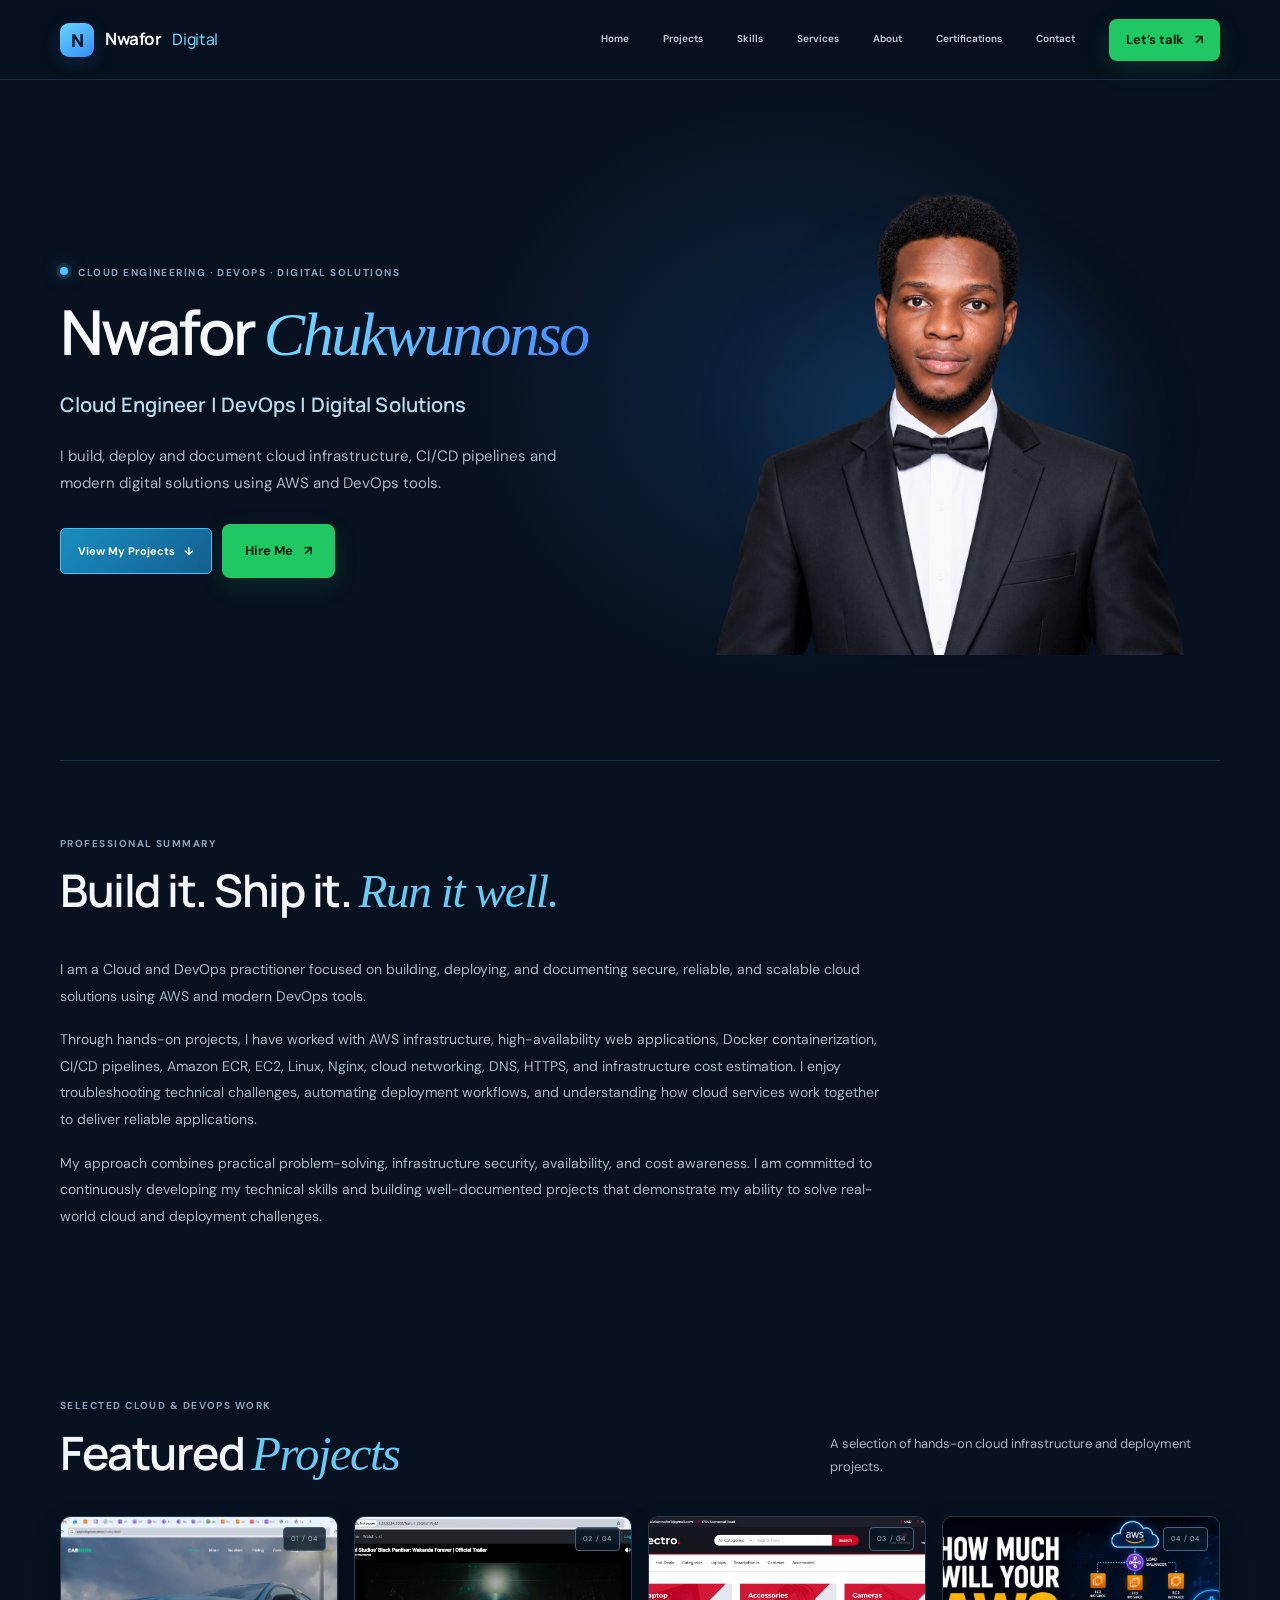
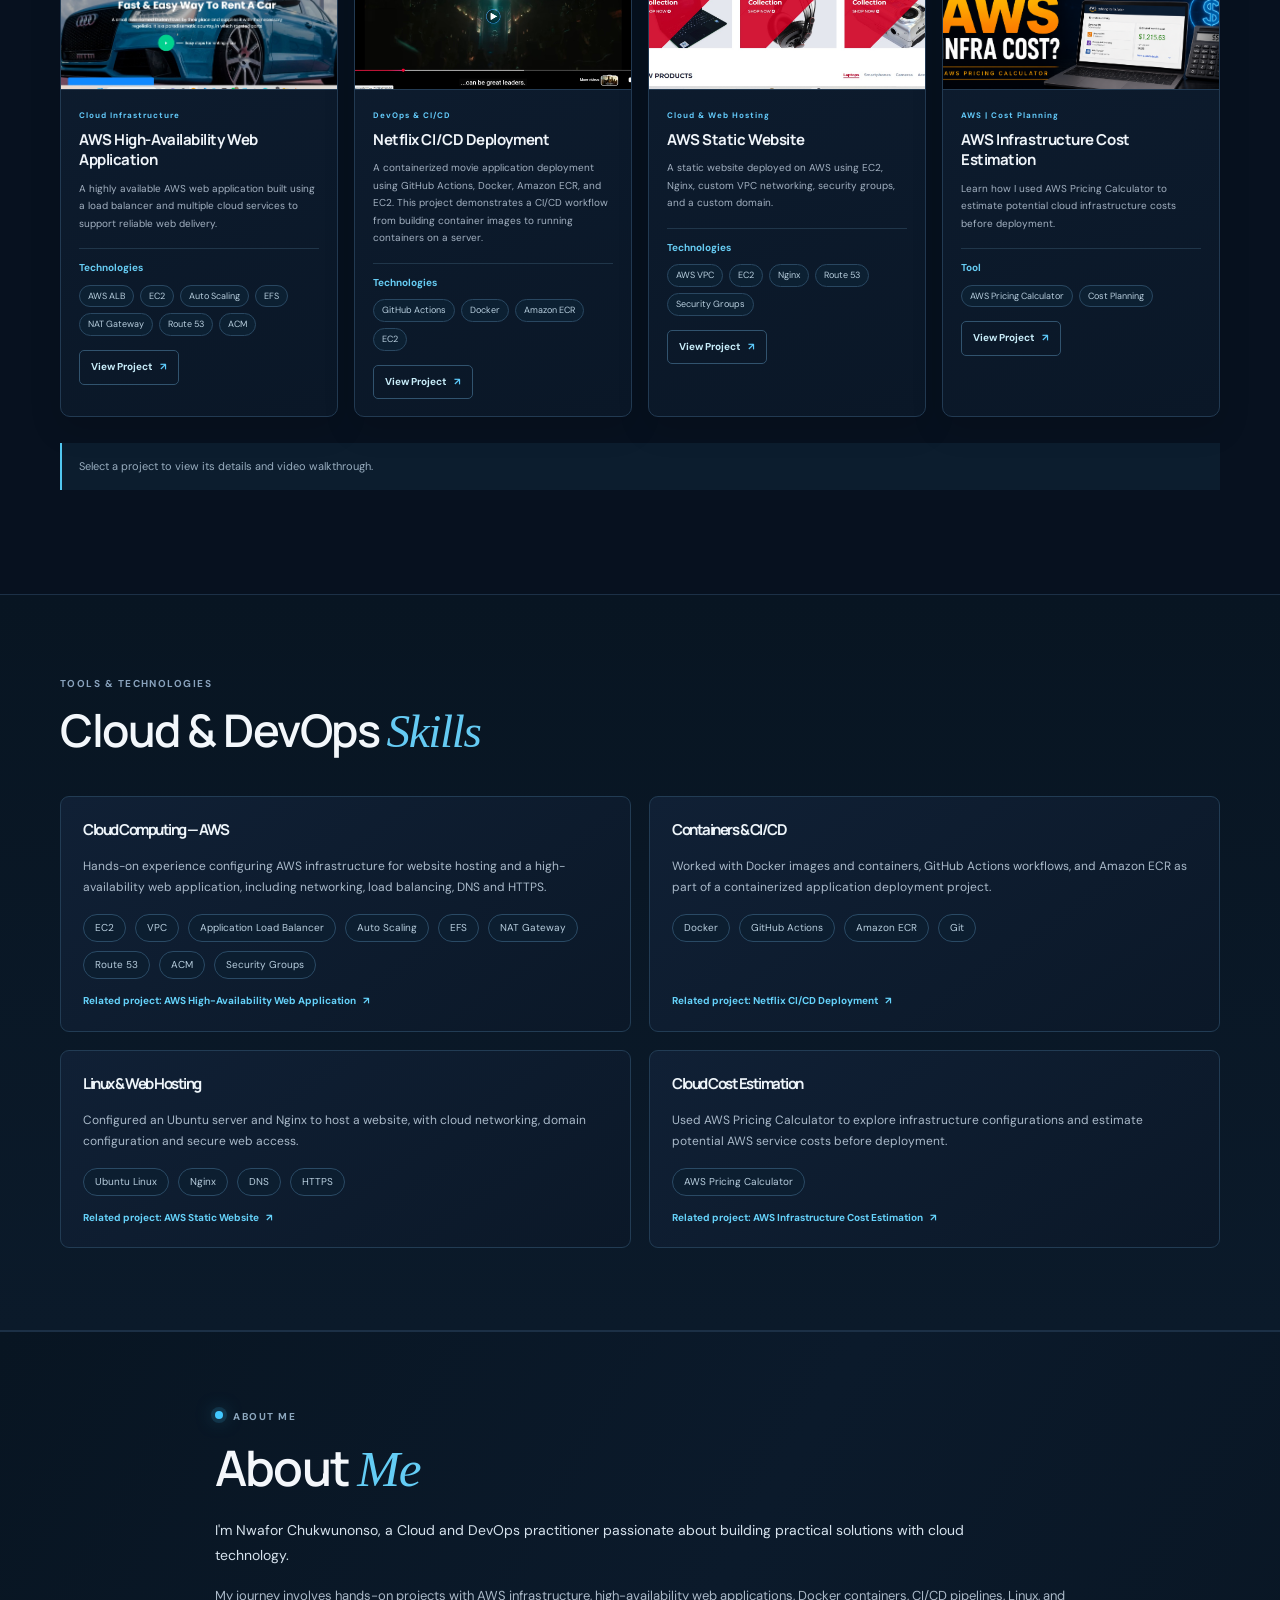
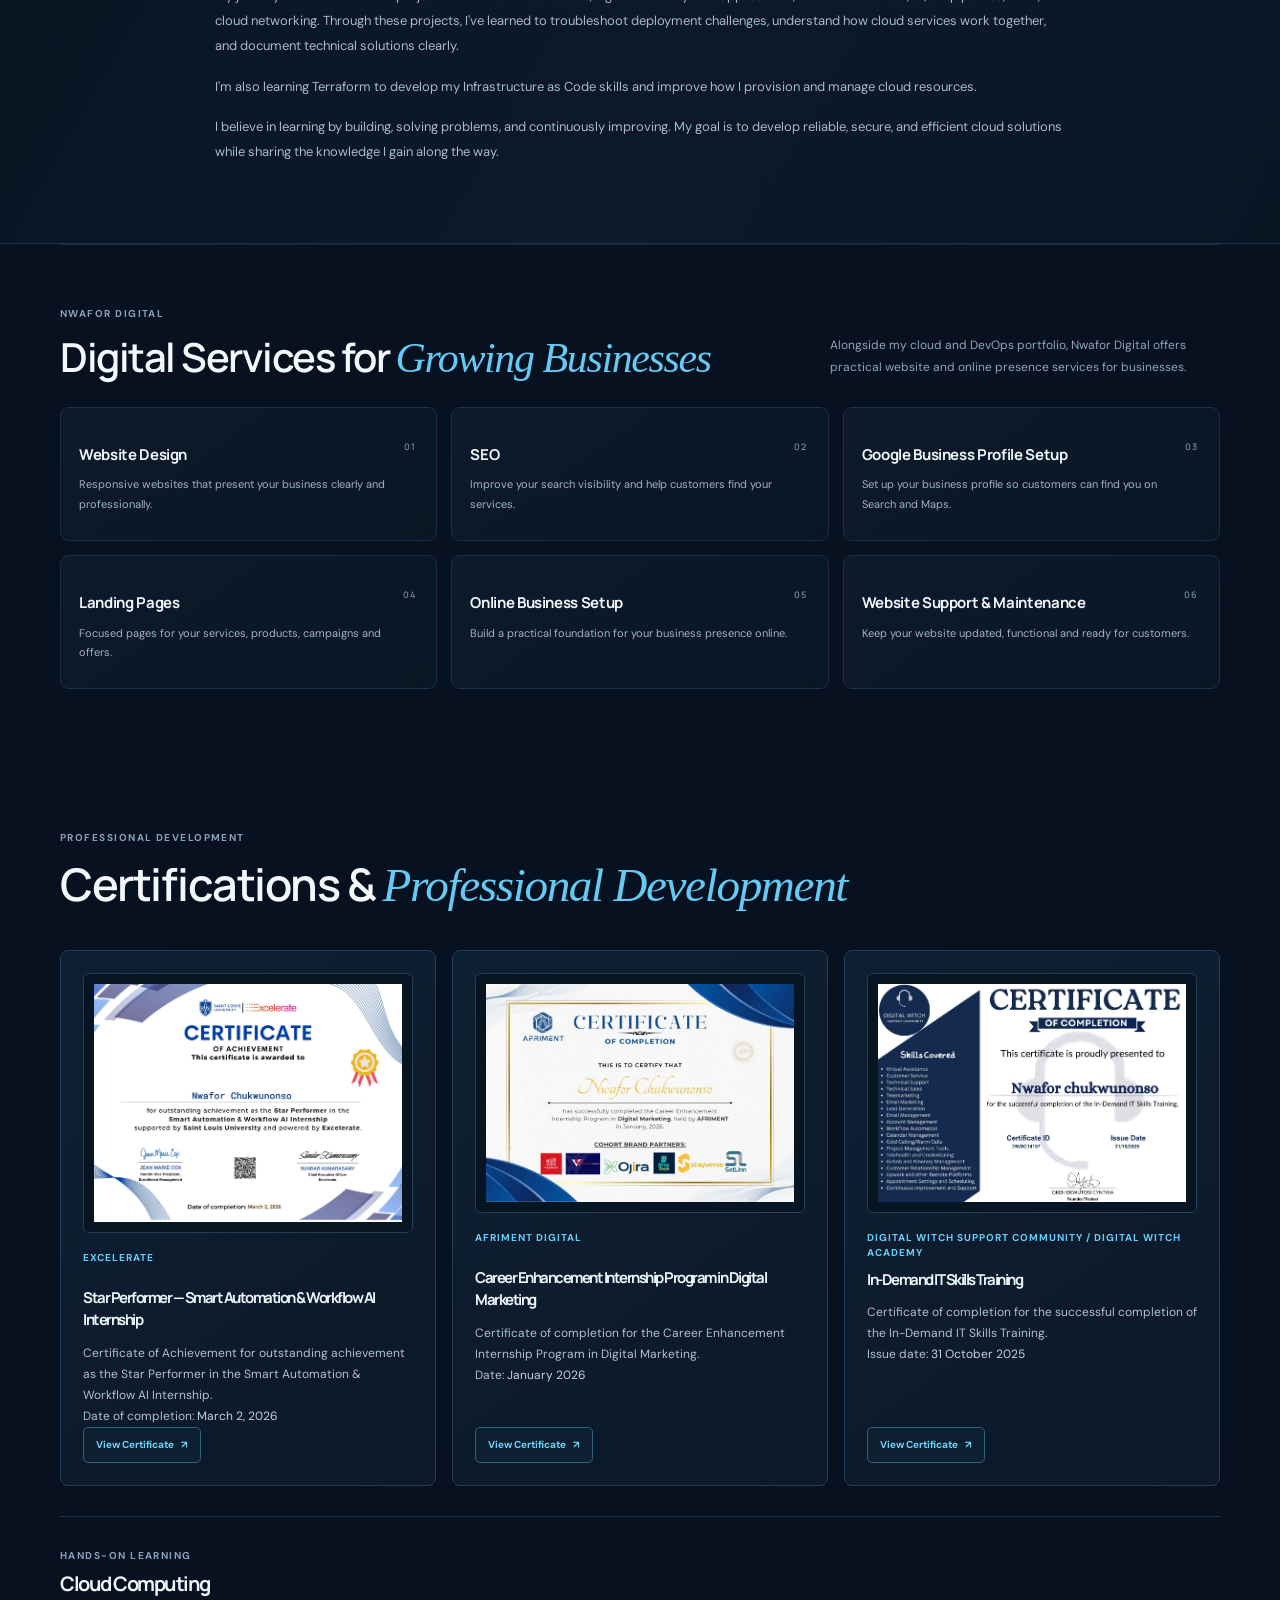
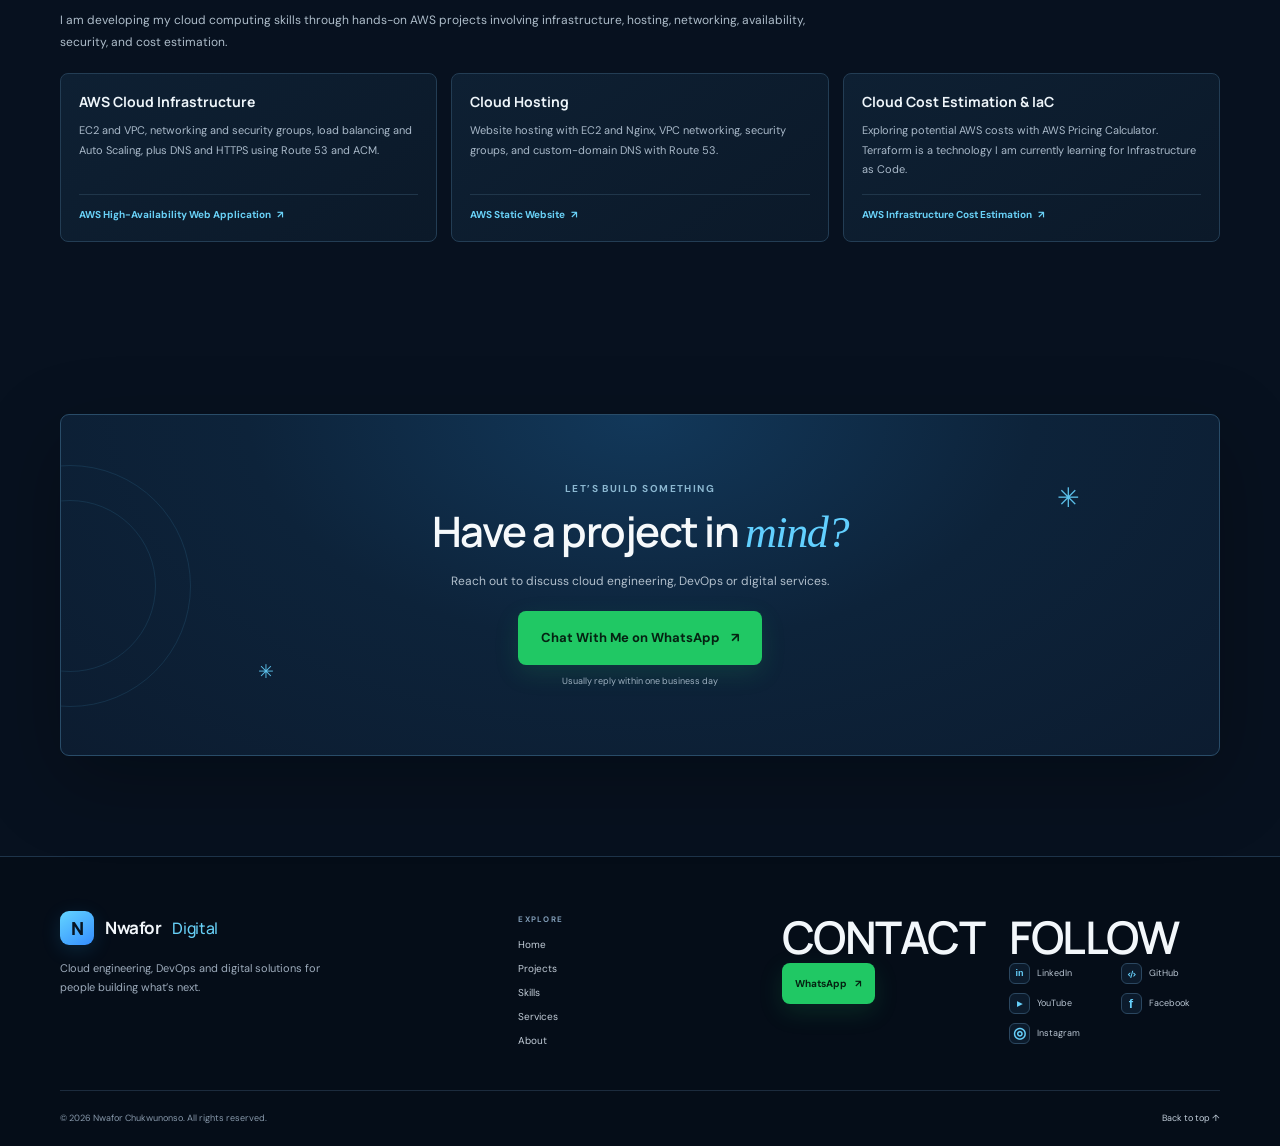
<file: index.html>
<!doctype html>
<html lang="en">
<head>
  <meta charset="utf-8">
  <meta name="viewport" content="width=device-width, initial-scale=1">
  <meta name="theme-color" content="#07111f">
  <meta name="description" content="Nwafor Chukwunonso is a Cloud Engineer and DevOps practitioner building cloud infrastructure, CI/CD pipelines and digital solutions with AWS and modern DevOps tools.">
  <meta name="robots" content="index, follow">
  <title>Nwafor Chukwunonso | Cloud Engineer, DevOps &amp; Digital Solutions</title>
  <link rel="canonical" href="https://www.nwaforchukwunonso.site/">
  <meta property="og:title" content="Nwafor Chukwunonso | Cloud Engineer &amp; DevOps">
  <meta property="og:description" content="Cloud infrastructure, CI/CD pipelines and digital solutions built with AWS and DevOps tools.">
  <meta property="og:type" content="website">
  <meta property="og:url" content="https://www.nwaforchukwunonso.site/">
  <meta property="og:image" content="https://www.nwaforchukwunonso.site/images/netflix-cicd.jpg">
  <meta name="twitter:card" content="summary_large_image">
  <meta name="twitter:title" content="Nwafor Chukwunonso | Cloud Engineer &amp; DevOps">
  <meta name="twitter:description" content="Cloud infrastructure, CI/CD pipelines and digital solutions built with AWS and DevOps tools.">
  <meta name="twitter:image" content="https://www.nwaforchukwunonso.site/images/netflix-cicd.jpg">
  <link rel="icon" type="image/svg+xml" href="images/favicon.svg">
  <link rel="preconnect" href="https://fonts.googleapis.com">
  <link rel="preconnect" href="https://fonts.gstatic.com" crossorigin>
  <link href="https://fonts.googleapis.com/css2?family=DM+Sans:wght@400;500;600;700&family=Manrope:wght@400;500;600;700;800&display=swap" rel="stylesheet">
  <link rel="stylesheet" href="style.css">
  <script src="script.js" defer></script>
</head>
<body>
  <a class="skip-link" href="#main">Skip to content</a>
  <header class="site-header">
    <nav class="nav wrap" aria-label="Main navigation">
      <a class="brand" href="#home" aria-label="Nwafor Chukwunonso home"><span class="brand-mark" aria-hidden="true">N</span><span class="brand-name">Nwafor</span><span class="brand-light">Digital</span></a>
      <button class="menu-toggle" type="button" aria-expanded="false" aria-controls="nav-links" aria-label="Open navigation"><span></span><span></span></button>
      <div class="nav-links" id="nav-links">
        <a href="#home">Home</a><a href="#projects">Projects</a><a href="#skills">Skills</a><a href="#services">Services</a><a href="#about">About</a><a href="#certifications">Certifications</a><a href="#contact">Contact</a>
        <a class="button button-whatsapp nav-cta" href="https://wa.me/2348162562786?text=Hello%20Nwafor%2C%20I%20came%20across%20your%20website%20and%20I%27d%20like%20to%20discuss%20your%20digital%20services." target="_blank" rel="noopener noreferrer">Let’s talk <span aria-hidden="true">↗</span></a>
      </div>
    </nav>
  </header>
  <main id="main">
    <section class="hero wrap" id="home">
      <div class="hero-copy">
        <p class="eyebrow"><span class="status-dot"></span> CLOUD ENGINEERING · DEVOPS · DIGITAL SOLUTIONS</p>
        <h1>Nwafor <span class="highlight">Chukwunonso</span></h1>
        <p class="hero-role">Cloud Engineer | DevOps | Digital Solutions</p>
        <p class="hero-lede">I build, deploy and document cloud infrastructure, CI/CD pipelines and modern digital solutions using AWS and DevOps tools.</p>
        <div class="hero-actions">
          <a class="button button-primary" href="#projects">View My Projects <span aria-hidden="true">↓</span></a>

          <a class="button button-whatsapp" href="https://wa.me/2348162562786?text=Hello%20Nwafor%2C%20I%20came%20across%20your%20website%20and%20I%27d%20like%20to%20discuss%20your%20digital%20services." target="_blank" rel="noopener noreferrer">Hire Me <span aria-hidden="true">↗</span></a>
        </div>

      </div>
      <div class="hero-profile-frame"><img src="images/profile-hero-transparent.png" alt="Nwafor Chukwunonso, Cloud Engineer and DevOps practitioner." fetchpriority="high"></div>
    </section>

    <section class="section wrap summary-section" id="summary">
      <div class="section-heading"><div><p class="eyebrow">PROFESSIONAL SUMMARY</p><h2>Build it. Ship it. <span class="serif">Run it well.</span></h2></div></div>
      <div class="summary-copy">
        <p>I am a Cloud and DevOps practitioner focused on building, deploying, and documenting secure, reliable, and scalable cloud solutions using AWS and modern DevOps tools.</p>
        <p>Through hands-on projects, I have worked with AWS infrastructure, high-availability web applications, Docker containerization, CI/CD pipelines, Amazon ECR, EC2, Linux, Nginx, cloud networking, DNS, HTTPS, and infrastructure cost estimation. I enjoy troubleshooting technical challenges, automating deployment workflows, and understanding how cloud services work together to deliver reliable applications.</p>
        <p>My approach combines practical problem-solving, infrastructure security, availability, and cost awareness. I am committed to continuously developing my technical skills and building well-documented projects that demonstrate my ability to solve real-world cloud and deployment challenges.</p>
      </div>
    </section>

    <section class="section wrap portfolio-section" id="projects">
      <div class="section-heading portfolio-heading"><div><p class="eyebrow">SELECTED CLOUD &amp; DEVOPS WORK</p><h2>Featured <span class="serif">Projects</span></h2></div><p class="section-intro">A selection of hands-on cloud infrastructure and deployment projects.</p></div>
      <div class="projects-grid portfolio-grid">
        <article class="project-card portfolio-card"><div class="portfolio-media"><img src="images/aws-ha-project.jpg" alt="AWS high-availability web application project architecture" loading="lazy"><span class="project-number">01 / 04</span></div><div class="portfolio-card-content"><div class="portfolio-category">Cloud Infrastructure</div><h3>AWS High-Availability Web Application</h3><p>A highly available AWS web application built using a load balancer and multiple cloud services to support reliable web delivery.</p><div class="project-tech"><strong>Technologies</strong><ul class="project-tech-tags"><li>AWS ALB</li><li>EC2</li><li>Auto Scaling</li><li>EFS</li><li>NAT Gateway</li><li>Route 53</li><li>ACM</li></ul></div><a class="portfolio-link" href="projects/aws-high-availability.html" aria-label="View AWS High-Availability Web Application project">View Project <span aria-hidden="true">↗</span></a></div></article>
        <article class="project-card portfolio-card"><div class="portfolio-media"><img src="images/netflix-cicd.jpg" alt="Netflix application CI/CD deployment project" loading="lazy"><span class="project-number">02 / 04</span></div><div class="portfolio-card-content"><div class="portfolio-category">DevOps &amp; CI/CD</div><h3>Netflix CI/CD Deployment</h3><p>A containerized movie application deployment using GitHub Actions, Docker, Amazon ECR, and EC2. This project demonstrates a CI/CD workflow from building container images to running containers on a server.</p><div class="project-tech"><strong>Technologies</strong><ul class="project-tech-tags"><li>GitHub Actions</li><li>Docker</li><li>Amazon ECR</li><li>EC2</li></ul></div><a class="portfolio-link" href="projects/netflix-cicd.html" aria-label="View Netflix CI/CD Deployment project">View Project <span aria-hidden="true">↗</span></a></div></article>
        <article class="project-card portfolio-card"><div class="portfolio-media"><img src="images/aws-static-project.jpg" alt="AWS static website hosted with Nginx" loading="lazy"><span class="project-number">03 / 04</span></div><div class="portfolio-card-content"><div class="portfolio-category">Cloud &amp; Web Hosting</div><h3>AWS Static Website</h3><p>A static website deployed on AWS using EC2, Nginx, custom VPC networking, security groups, and a custom domain.</p><div class="project-tech"><strong>Technologies</strong><ul class="project-tech-tags"><li>AWS VPC</li><li>EC2</li><li>Nginx</li><li>Route 53</li><li>Security Groups</li></ul></div><a class="portfolio-link" href="projects/aws-static-website.html" aria-label="View AWS Static Website Deployment project">View Project <span aria-hidden="true">↗</span></a></div></article>
        <article class="project-card portfolio-card"><div class="portfolio-media"><img src="images/aws-pricing-calculator.jpg.png" alt="AWS Pricing Calculator project demonstrating cloud infrastructure cost estimation." loading="lazy"><span class="project-number">04 / 04</span></div><div class="portfolio-card-content"><div class="portfolio-category">AWS | Cost Planning</div><h3>AWS Infrastructure Cost Estimation</h3><p>Learn how I used AWS Pricing Calculator to estimate potential cloud infrastructure costs before deployment.</p><div class="project-tech"><strong>Tool</strong><ul class="project-tech-tags"><li>AWS Pricing Calculator</li><li>Cost Planning</li></ul></div><a class="portfolio-link" href="projects/aws-pricing-calculator.html" aria-label="View AWS Infrastructure Cost Estimation project">View Project <span aria-hidden="true">↗</span></a></div></article>
      </div>
              <p class="project-details-note" id="project-details">Select a project to view its details and video walkthrough.</p>
    </section>

    <section class="section skills-section" id="skills"><div class="wrap">
      <div class="section-heading"><div><p class="eyebrow">TOOLS &amp; TECHNOLOGIES</p><h2>Cloud &amp; DevOps <span class="serif">Skills</span></h2></div></div>
      <div class="skills-grid">
        <article class="skill-group"><h3>Cloud Computing — AWS</h3><p class="skill-description">Hands-on experience configuring AWS infrastructure for website hosting and a high-availability web application, including networking, load balancing, DNS and HTTPS.</p><ul><li>EC2</li><li>VPC</li><li>Application Load Balancer</li><li>Auto Scaling</li><li>EFS</li><li>NAT Gateway</li><li>Route 53</li><li>ACM</li><li>Security Groups</li></ul><a class="skill-project-link" href="projects/aws-high-availability.html" aria-label="View related project: AWS High-Availability Web Application">Related project: AWS High-Availability Web Application <span aria-hidden="true">↗</span></a></article>
        <article class="skill-group"><h3>Containers &amp; CI/CD</h3><p class="skill-description">Worked with Docker images and containers, GitHub Actions workflows, and Amazon ECR as part of a containerized application deployment project.</p><ul><li>Docker</li><li>GitHub Actions</li><li>Amazon ECR</li><li>Git</li></ul><a class="skill-project-link" href="projects/netflix-cicd.html" aria-label="View related project: Netflix CI/CD Deployment">Related project: Netflix CI/CD Deployment <span aria-hidden="true">↗</span></a></article>
        <article class="skill-group"><h3>Linux &amp; Web Hosting</h3><p class="skill-description">Configured an Ubuntu server and Nginx to host a website, with cloud networking, domain configuration and secure web access.</p><ul><li>Ubuntu Linux</li><li>Nginx</li><li>DNS</li><li>HTTPS</li></ul><a class="skill-project-link" href="projects/aws-static-website.html" aria-label="View related project: AWS Static Website">Related project: AWS Static Website <span aria-hidden="true">↗</span></a></article>
        <article class="skill-group"><h3>Cloud Cost Estimation</h3><p class="skill-description">Used AWS Pricing Calculator to explore infrastructure configurations and estimate potential AWS service costs before deployment.</p><ul><li>AWS Pricing Calculator</li></ul><a class="skill-project-link" href="projects/aws-pricing-calculator.html" aria-label="View related project: AWS Infrastructure Cost Estimation">Related project: AWS Infrastructure Cost Estimation <span aria-hidden="true">↗</span></a></article>
      </div>
    </div></section>

    <section class="about-me-section" id="about"><div class="wrap about-me-layout">
      <div class="about-me-copy"><p class="eyebrow"><span class="status-dot"></span> ABOUT ME</p><h2>About <span class="serif">Me</span></h2>
        <p class="about-me-lede">I'm Nwafor Chukwunonso, a Cloud and DevOps practitioner passionate about building practical solutions with cloud technology.</p>
        <p>My journey involves hands-on projects with AWS infrastructure, high-availability web applications, Docker containers, CI/CD pipelines, Linux, and cloud networking. Through these projects, I've learned to troubleshoot deployment challenges, understand how cloud services work together, and document technical solutions clearly.</p>
        <p>I'm also learning Terraform to develop my Infrastructure as Code skills and improve how I provision and manage cloud resources.</p>
        <p>I believe in learning by building, solving problems, and continuously improving. My goal is to develop reliable, secure, and efficient cloud solutions while sharing the knowledge I gain along the way.</p>
      </div>
    </div></section>

    <section class="section wrap services-section" id="services">
      <div class="section-heading services-heading"><div><p class="eyebrow">NWAFOR DIGITAL</p><h2>Digital Services for <span class="serif">Growing Businesses</span></h2></div><p class="section-intro">Alongside my cloud and DevOps portfolio, Nwafor Digital offers practical website and online presence services for businesses.</p></div>
      <div class="services-grid">
        <article class="service-card"><span class="card-index">01</span><h3>Website Design</h3><p>Responsive websites that present your business clearly and professionally.</p></article>
        <article class="service-card"><span class="card-index">02</span><h3>SEO</h3><p>Improve your search visibility and help customers find your services.</p></article>
        <article class="service-card"><span class="card-index">03</span><h3>Google Business Profile Setup</h3><p>Set up your business profile so customers can find you on Search and Maps.</p></article>
        <article class="service-card"><span class="card-index">04</span><h3>Landing Pages</h3><p>Focused pages for your services, products, campaigns and offers.</p></article>
        <article class="service-card"><span class="card-index">05</span><h3>Online Business Setup</h3><p>Build a practical foundation for your business presence online.</p></article>
        <article class="service-card"><span class="card-index">06</span><h3>Website Support &amp; Maintenance</h3><p>Keep your website updated, functional and ready for customers.</p></article>
      </div>
    </section>

    <section class="section wrap certifications-section" id="certifications">
      <div class="section-heading">
        <div><p class="eyebrow">PROFESSIONAL DEVELOPMENT</p><h2>Certifications &amp; <span class="serif">Professional Development</span></h2></div>
      </div>
      <div class="credential-grid">
        <article class="credential-card">
          <figure class="credential-preview"><img src="certificates/excelerate-automation-workflow-specialist.png.jpg" alt="Excelerate certificate recognizing Nwafor Chukwunonso as Star Performer in the Smart Automation &amp; Workflow AI Internship" loading="lazy" decoding="async"></figure>
          <p class="credential-issuer">Excelerate</p>
          <h3>Star Performer — Smart Automation &amp; Workflow AI Internship</h3>
          <p>Certificate of Achievement for outstanding achievement as the Star Performer in the Smart Automation &amp; Workflow AI Internship.</p>
          <p class="credential-date">Date of completion: <time datetime="2026-03-02">March 2, 2026</time></p>
          <a class="credential-link" href="certificates/excelerate-automation-workflow-specialist.png.jpg" target="_blank" rel="noopener noreferrer" aria-label="Open full-size Excelerate certificate image">View Certificate <span aria-hidden="true">↗</span></a>
        </article>
        <article class="credential-card">
          <figure class="credential-preview"><img src="certificates/afriment-digital-marketing.png.jpg" alt="Afriment certificate of completion for Nwafor Chukwunonso’s Career Enhancement Internship Program in Digital Marketing" loading="lazy" decoding="async"></figure>
          <p class="credential-issuer">Afriment Digital</p>
          <h3>Career Enhancement Internship Program in Digital Marketing</h3>
          <p>Certificate of completion for the Career Enhancement Internship Program in Digital Marketing.</p>
          <p class="credential-date">Date: <time datetime="2026-01">January 2026</time></p>
          <a class="credential-link" href="certificates/afriment-digital-marketing.png.jpg" target="_blank" rel="noopener noreferrer" aria-label="Open full-size Afriment Digital certificate image">View Certificate <span aria-hidden="true">↗</span></a>
        </article>
        <article class="credential-card">
          <figure class="credential-preview"><img src="certificates/it-support-specialist.png.jpg" alt="Digital Witch Support Community certificate of completion for the In-Demand IT Skills Training awarded to Nwafor Chukwunonso" loading="lazy" decoding="async"></figure>
          <p class="credential-issuer">Digital Witch Support Community / Digital Witch Academy</p>
          <h3>In-Demand IT Skills Training</h3>
          <p>Certificate of completion for the successful completion of the In-Demand IT Skills Training.</p>
          <p class="credential-date">Issue date: <time datetime="2025-10-31">31 October 2025</time></p>
          <a class="credential-link" href="certificates/it-support-specialist.png.jpg" target="_blank" rel="noopener noreferrer" aria-label="Open full-size Digital Witch IT Skills certificate image">View Certificate <span aria-hidden="true">↗</span></a>
        </article>
      </div>

    </section>
    <section class="section wrap cloud-learning-panel" id="cloud-computing" aria-labelledby="cloud-computing-title">
      <div class="learning-heading"><p class="eyebrow">HANDS-ON LEARNING</p><h3 id="cloud-computing-title">Cloud Computing</h3></div>
      <p class="cloud-learning-intro">I am developing my cloud computing skills through hands-on AWS projects involving infrastructure, hosting, networking, availability, security, and cost estimation.</p>
      <div class="cloud-topic-grid">
        <article class="cloud-topic-card">
          <h4>AWS Cloud Infrastructure</h4>
          <p>EC2 and VPC, networking and security groups, load balancing and Auto Scaling, plus DNS and HTTPS using Route 53 and ACM.</p>
          <a href="projects/aws-high-availability.html">AWS High-Availability Web Application <span aria-hidden="true">↗</span></a>
        </article>
        <article class="cloud-topic-card">
          <h4>Cloud Hosting</h4>
          <p>Website hosting with EC2 and Nginx, VPC networking, security groups, and custom-domain DNS with Route 53.</p>
          <a href="projects/aws-static-website.html">AWS Static Website <span aria-hidden="true">↗</span></a>
        </article>
        <article class="cloud-topic-card">
          <h4>Cloud Cost Estimation &amp; IaC</h4>
          <p>Exploring potential AWS costs with AWS Pricing Calculator. Terraform is a technology I am currently learning for Infrastructure as Code.</p>
          <a href="projects/aws-pricing-calculator.html">AWS Infrastructure Cost Estimation <span aria-hidden="true">↗</span></a>
        </article>
      </div>
    </section>
    <section class="contact-section wrap" id="contact"><div class="contact-card"><div class="contact-spark spark-a">✳</div><div class="contact-spark spark-b">✳</div><p class="eyebrow">LET’S BUILD SOMETHING</p><h2>Have a project in <span class="serif">mind?</span></h2><p>Reach out to discuss cloud engineering, DevOps or digital services.</p><a class="button button-whatsapp" href="https://wa.me/2348162562786?text=Hello%20Nwafor%2C%20I%20came%20across%20your%20website%20and%20I%27d%20like%20to%20discuss%20your%20digital%20services." target="_blank" rel="noopener noreferrer">Chat With Me on WhatsApp <span aria-hidden="true">↗</span></a><small>Usually reply within one business day</small></div></section>
  </main>
  <footer class="site-footer"><div class="wrap footer-main">
    <div class="footer-brand-block"><a class="brand footer-brand" href="#home" aria-label="Nwafor home"><span class="brand-mark" aria-hidden="true">N</span><span class="brand-name">Nwafor</span><span class="brand-light">Digital</span></a><p>Cloud engineering, DevOps and digital solutions for people building what’s next.</p></div>
    <div class="footer-column"><h2>EXPLORE</h2><a href="#home">Home</a><a href="#projects">Projects</a><a href="#skills">Skills</a><a href="#services">Services</a><a href="#about">About</a></div>
    <div class="footer-contact-column"><div class="footer-contact"><h2>CONTACT</h2><a class="button button-whatsapp footer-whatsapp" href="https://wa.me/2348162562786?text=Hello%20Nwafor%2C%20I%20came%20across%20your%20website%20and%20I%27d%20like%20to%20discuss%20your%20digital%20services." target="_blank" rel="noopener noreferrer">WhatsApp <span aria-hidden="true">↗</span></a></div><div><h2>FOLLOW</h2><div class="footer-social-links"><a href="https://www.linkedin.com/in/nwafor-chukwunonso-2510a7391/" aria-label="Visit my LinkedIn profile" target="_blank" rel="noopener noreferrer"><span class="social-icon social-linkedin">in</span>LinkedIn</a><a href="https://github.com/kdkpriest" aria-label="Visit my GitHub profile" target="_blank" rel="noopener noreferrer"><span class="social-icon social-github">&lt;/&gt;</span>GitHub</a><a href="https://www.youtube.com/@NwaforChukwunonso-i7o" aria-label="Visit my YouTube channel" target="_blank" rel="noopener noreferrer"><span class="social-icon social-youtube">▶</span>YouTube</a><a href="https://www.facebook.com/kdk.priest" aria-label="Visit my Facebook profile" target="_blank" rel="noopener noreferrer"><span class="social-icon social-facebook">f</span>Facebook</a><a href="https://www.instagram.com/nwaforchukwunonso.tech/" aria-label="Visit my Instagram profile" target="_blank" rel="noopener noreferrer"><span class="social-icon social-instagram">◎</span>Instagram</a></div></div></div>
  </div><div class="wrap footer-bottom"><span>© <span id="year"></span> Nwafor Chukwunonso. All rights reserved.</span><a href="#home">Back to top ↑</a></div></footer>
</body>
</html>
</file>
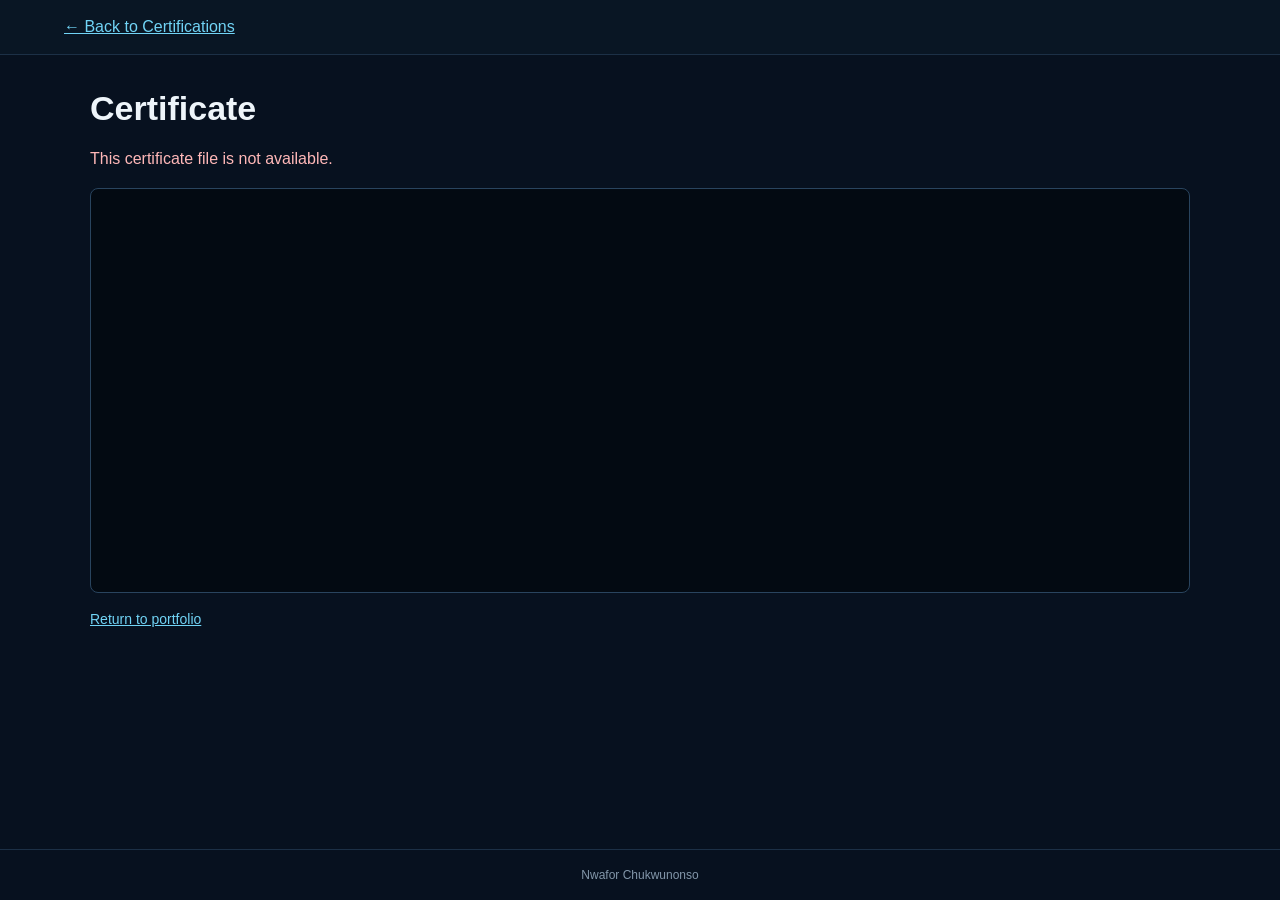
<file: certificates/view.html>
<!doctype html>
<html lang="en">
<head>
  <meta charset="utf-8">
  <meta name="viewport" content="width=device-width, initial-scale=1">
  <meta name="robots" content="noindex, nofollow">
  <meta name="theme-color" content="#07111f">
  <title>Certificate Viewer | Nwafor Chukwunonso</title>
  <style>
    :root{color-scheme:dark;font-family:Arial,Helvetica,sans-serif;background:#07111f;color:#eef5fa}
    *{box-sizing:border-box}body{margin:0;min-height:100vh;display:flex;flex-direction:column}
    header{padding:18px clamp(18px,5vw,64px);border-bottom:1px solid #1c3046;background:#091624}
    a{color:#71d4f6}main{width:min(100% - 32px,1100px);margin:32px auto;flex:1}
    h1{margin:0 0 8px;font-size:clamp(22px,4vw,34px);line-height:1.25}p{color:#aebdca;line-height:1.65}
    .certificate-frame{display:grid;place-items:center;min-height:45vh;padding:12px;border:1px solid #29445e;border-radius:8px;background:#030a12;overflow:auto}
    img{display:block;max-width:100%;max-height:78vh;width:auto;height:auto;object-fit:contain}
    .error{color:#ffb8b8}.back-link{display:inline-block;margin-top:18px;font-size:14px}
    footer{padding:18px;text-align:center;color:#8397aa;font-size:12px;border-top:1px solid #1c3046}
  </style>
</head>
<body>
  <header><a href="../index.html#certifications">← Back to Certifications</a></header>
  <main>
    <h1 id="certificate-title">Certificate</h1>
    <p id="viewer-status" role="status">Loading certificate…</p>
    <div class="certificate-frame"><img id="certificate-image" alt="" hidden></div>
    <a class="back-link" href="../index.html#certifications">Return to portfolio</a>
  </main>
  <footer>Nwafor Chukwunonso</footer>
  <script>
    const certificates = {
      'excelerate-automation-workflow-specialist.pdf': {
        title: 'Automation Workflow Specialist (Project-Based) — Excelerate',
        alt: 'Excelerate Automation Workflow Specialist certificate'
      },
      'it-support-specialist.pdf': {
        title: 'IT Support Specialist — Digital Witch Support Community / Digital Witch Academy',
        alt: 'IT Support Specialist certificate from Digital Witch Support Community / Digital Witch Academy'
      },
      'afriment-digital-marketing.pdf': {
        title: 'Digital Marketing — Afriment Digital',
        alt: 'Afriment Digital Marketing certificate'
      }
    };
    const file = new URLSearchParams(window.location.search).get('file');
    const details = certificates[file];
    const status = document.getElementById('viewer-status');
    const image = document.getElementById('certificate-image');
    if (!details) {
      status.textContent = 'This certificate file is not available.';
      status.classList.add('error');
    } else {
      document.title = `${details.title} | Nwafor Chukwunonso`;
      document.getElementById('certificate-title').textContent = details.title;
      fetch(file).then(response => {
        if (!response.ok) throw new Error('Certificate file could not be loaded.');
        return response.arrayBuffer();
      }).then(bytes => {
        const imageUrl = URL.createObjectURL(new Blob([bytes], { type: 'image/jpeg' }));
        image.src = imageUrl;
        image.alt = details.alt;
        image.hidden = false;
        status.textContent = 'Certificate image';
      }).catch(() => {
        status.textContent = 'The certificate could not be loaded. Check that the file is present in the certificates folder.';
        status.classList.add('error');
      });
    }
  </script>
</body>
</html>
</file>
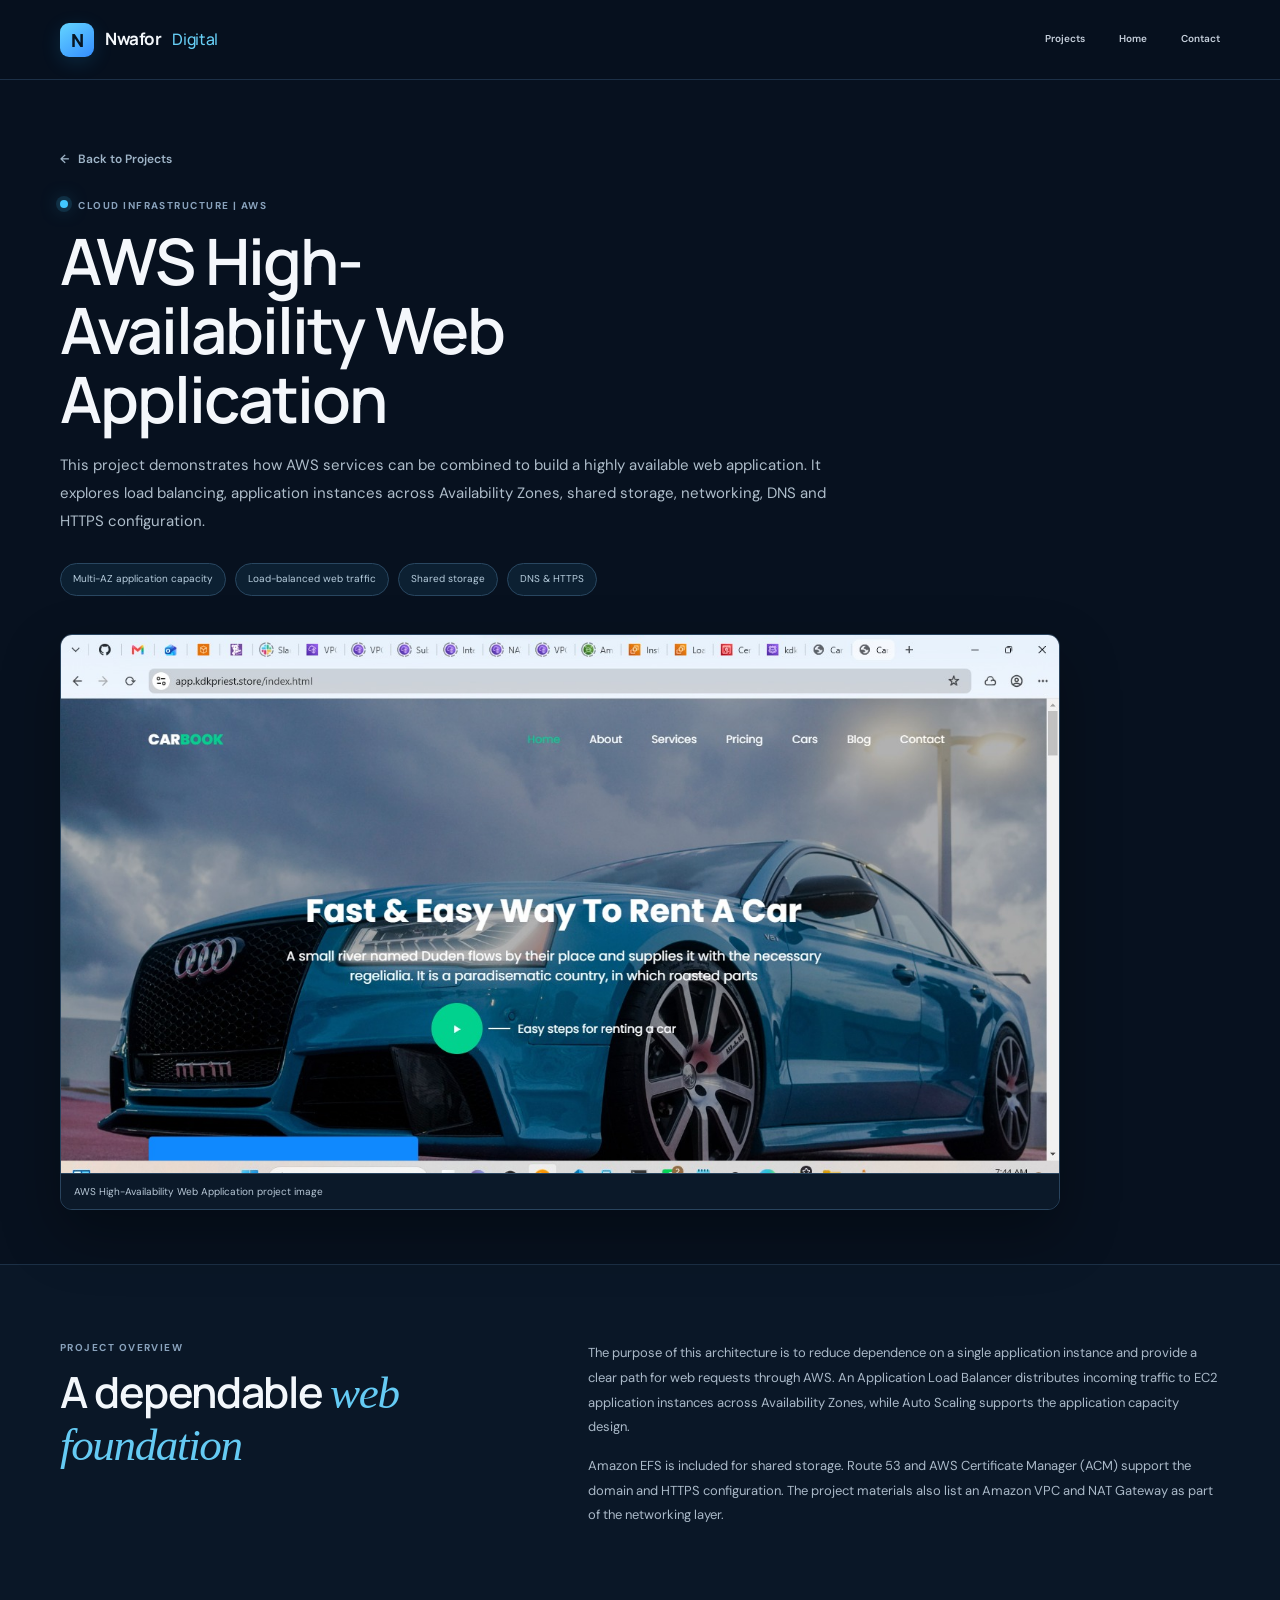
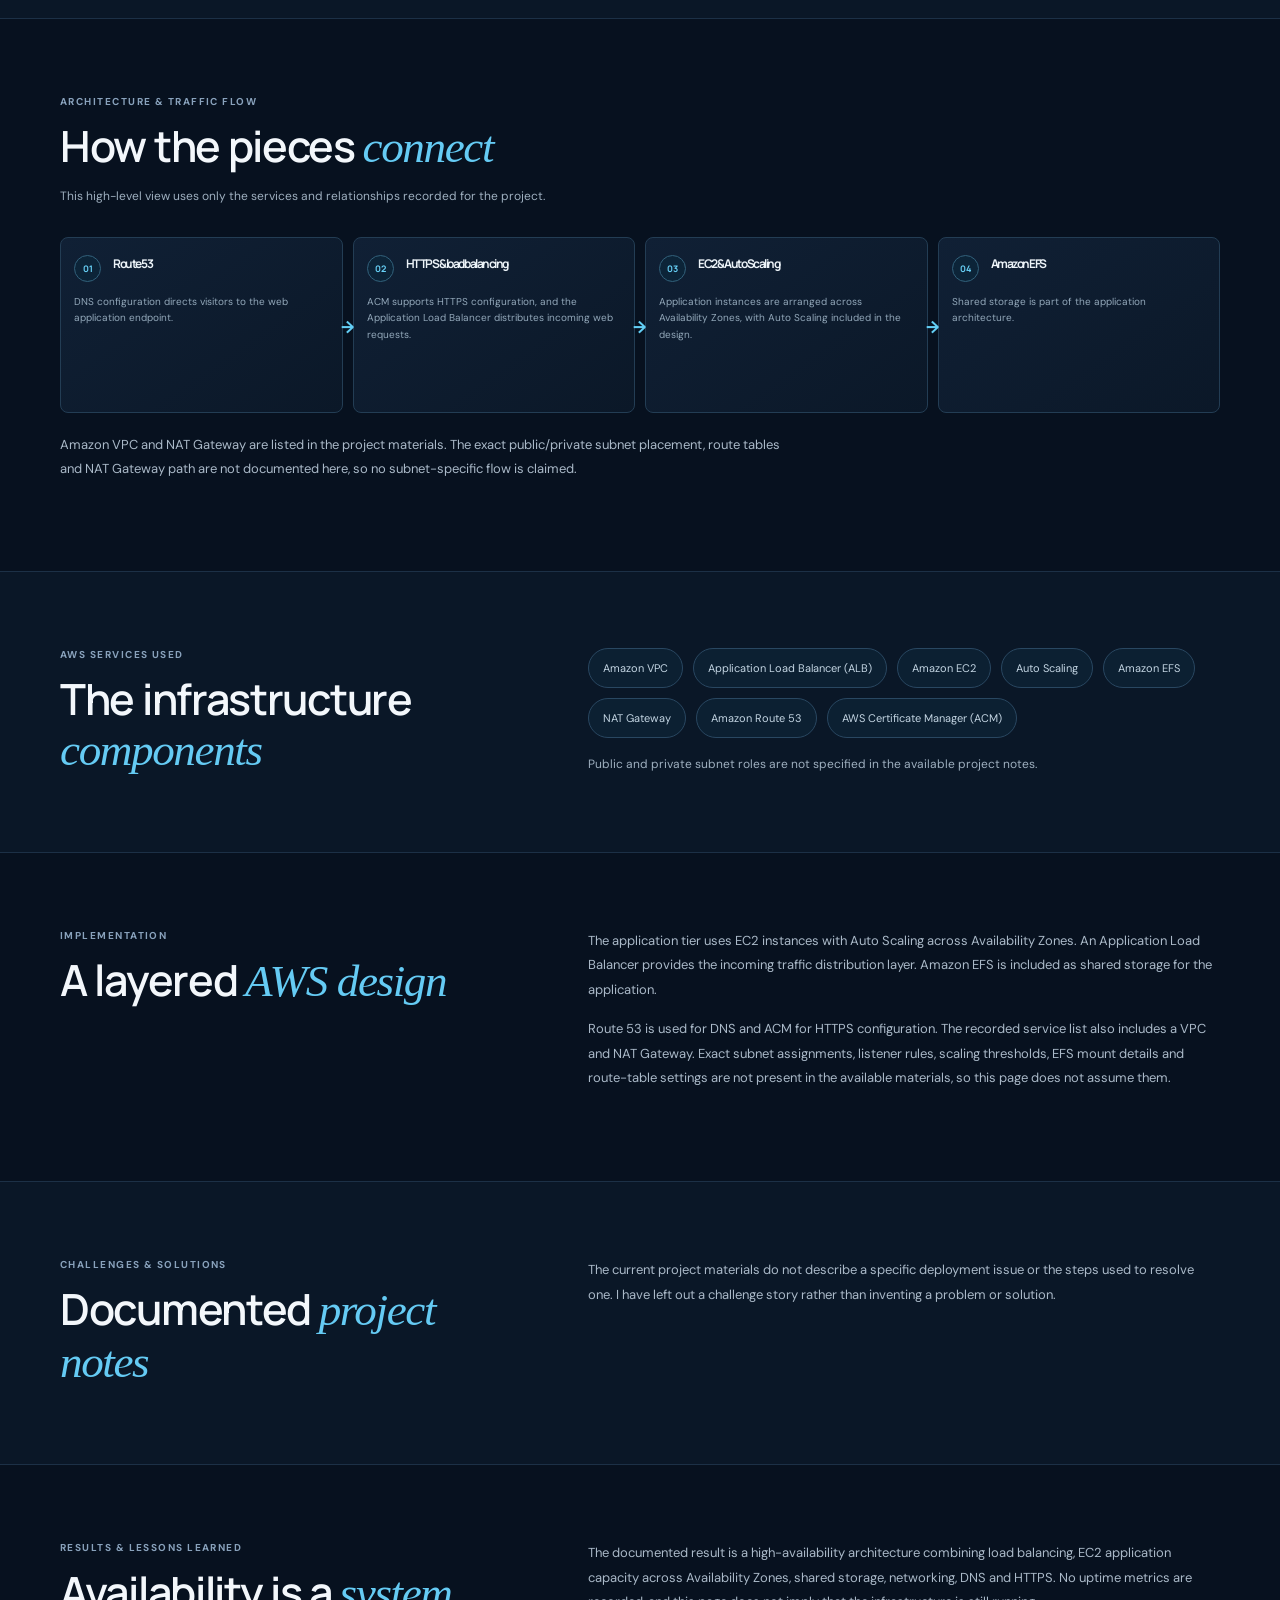
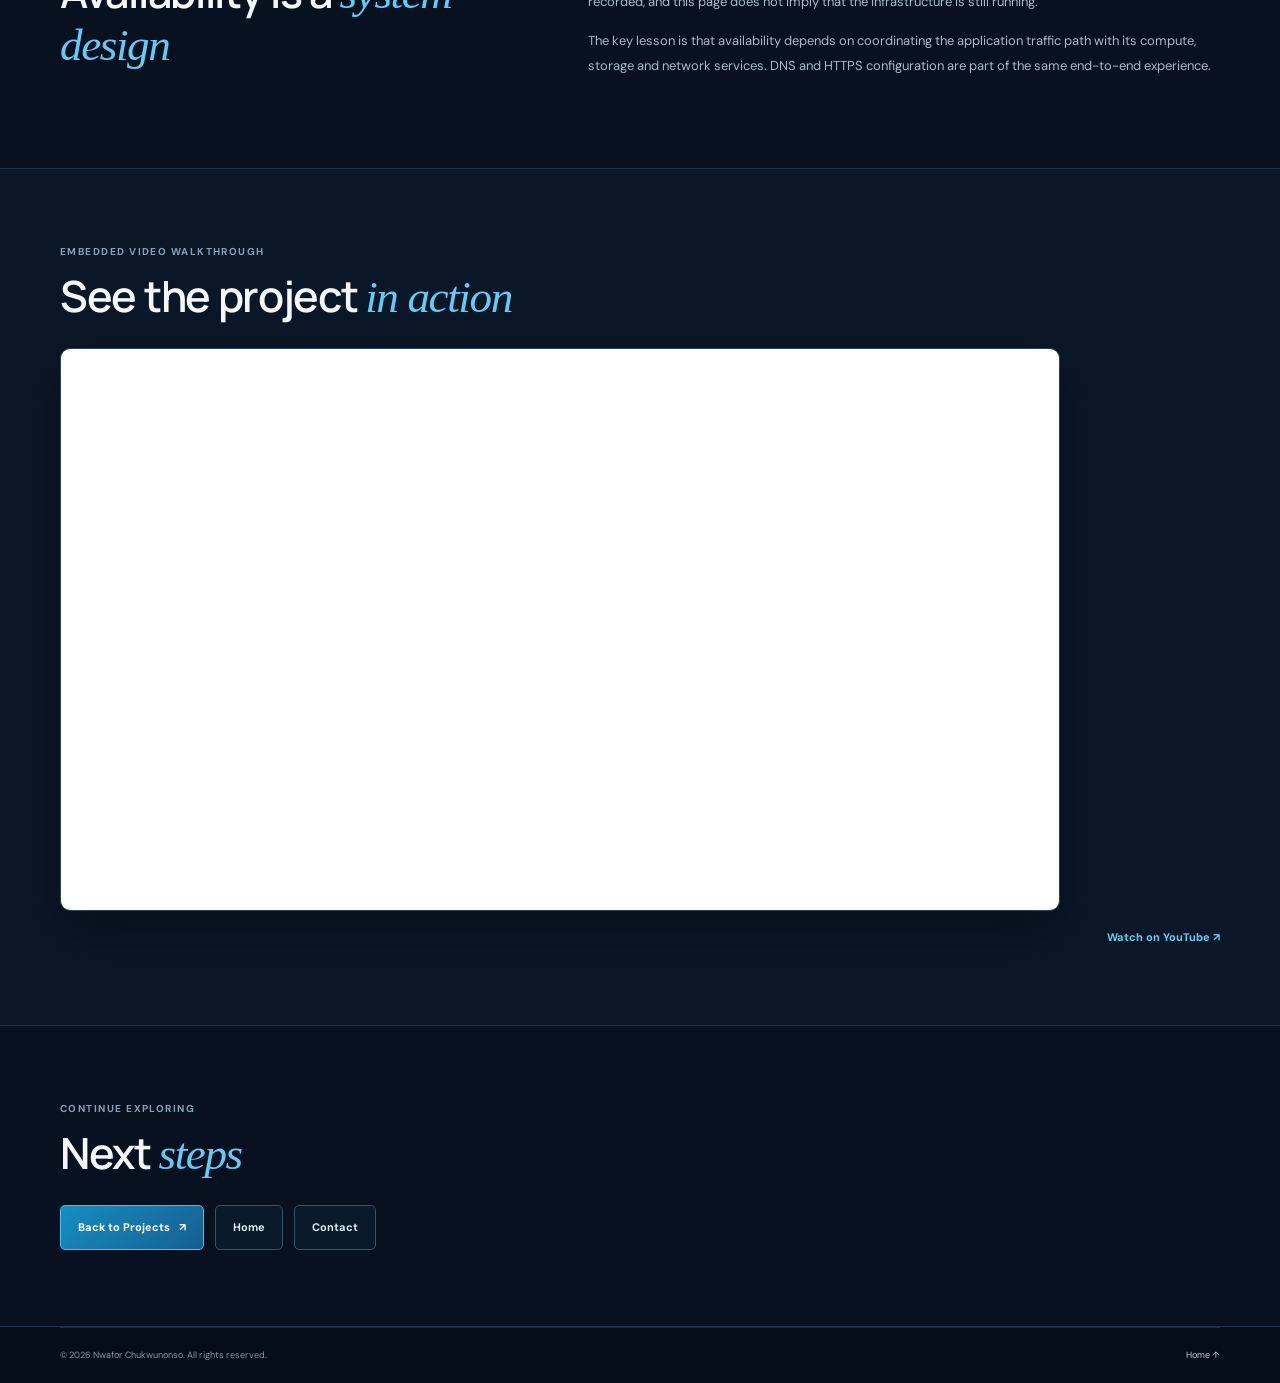
<file: projects/aws-high-availability.html>
<!doctype html>
<html lang="en">
<head>
  <meta charset="utf-8">
  <meta name="viewport" content="width=device-width, initial-scale=1">
  <meta name="theme-color" content="#07111f">
  <meta name="description" content="Explore Nwafor Chukwunonso's AWS high-availability web application architecture, including load balancing, EC2 Auto Scaling, shared storage, DNS and HTTPS.">
  <meta name="robots" content="index, follow">
  <meta name="referrer" content="strict-origin-when-cross-origin">
  <title>AWS High-Availability Web Application | Nwafor Chukwunonso</title>
  <link rel="canonical" href="https://www.nwaforchukwunonso.site/projects/aws-high-availability.html">
  <link rel="icon" type="image/svg+xml" href="../images/favicon.svg">
  <meta property="og:title" content="AWS High-Availability Web Application | Nwafor Chukwunonso">
  <meta property="og:description" content="An AWS project exploring load balancing, application instances across Availability Zones, shared storage, networking, DNS and HTTPS configuration.">
  <meta property="og:type" content="article">
  <meta property="og:url" content="https://www.nwaforchukwunonso.site/projects/aws-high-availability.html">
  <meta property="og:image" content="https://www.nwaforchukwunonso.site/images/aws-ha-project.jpg">
  <meta name="twitter:card" content="summary">
  <meta name="twitter:title" content="AWS High-Availability Web Application | Nwafor Chukwunonso">
  <meta name="twitter:description" content="An AWS project exploring load balancing, application instances across Availability Zones, shared storage, networking, DNS and HTTPS configuration.">
  <meta name="twitter:image" content="https://www.nwaforchukwunonso.site/images/aws-ha-project.jpg">
  <link rel="preconnect" href="https://fonts.googleapis.com">
  <link rel="preconnect" href="https://fonts.gstatic.com" crossorigin>
  <link href="https://fonts.googleapis.com/css2?family=DM+Sans:wght@400;500;600;700&family=Manrope:wght@400;500;600;700;800&display=swap" rel="stylesheet">
  <link rel="stylesheet" href="../style.css">
  <script src="../script.js" defer></script>
</head>
<body>
  <a class="skip-link" href="#main">Skip to content</a>
  <header class="site-header">
    <nav class="nav wrap" aria-label="Main navigation">
      <a class="brand" href="../index.html#home" aria-label="Nwafor Chukwunonso home"><span class="brand-mark" aria-hidden="true">N</span><span class="brand-name">Nwafor</span><span class="brand-light">Digital</span></a>
      <button class="menu-toggle" type="button" aria-expanded="false" aria-controls="nav-links" aria-label="Open navigation"><span></span><span></span></button>
      <div class="nav-links" id="nav-links">
        <a href="../index.html#projects">Projects</a><a href="../index.html#home">Home</a><a href="../index.html#contact">Contact</a>
      </div>
    </nav>
  </header>

  <main id="main" class="project-detail-main">
    <section class="project-detail-hero wrap" aria-labelledby="project-title">
      <a class="project-back-link" href="../index.html#projects"><span aria-hidden="true">←</span> Back to Projects</a>
      <div class="project-detail-heading">
        <p class="eyebrow"><span class="status-dot"></span> CLOUD INFRASTRUCTURE | AWS</p>
        <h1 id="project-title">AWS High-Availability Web Application</h1>
        <p class="project-detail-intro">This project demonstrates how AWS services can be combined to build a highly available web application. It explores load balancing, application instances across Availability Zones, shared storage, networking, DNS and HTTPS configuration.</p>
      </div>
      <div class="architecture-summary" aria-label="Architecture topics covered"><span>Multi-AZ application capacity</span><span>Load-balanced web traffic</span><span>Shared storage</span><span>DNS &amp; HTTPS</span></div>
      <figure class="project-feature-image actual-project-image"><img src="../images/aws-ha-project.jpg" alt="Website interface shown in the AWS High-Availability Web Application project image" loading="lazy" decoding="async"><figcaption>AWS High-Availability Web Application project image</figcaption></figure>
    </section>

    <section class="detail-section detail-section-alt" aria-labelledby="overview-title"><div class="wrap detail-copy-layout">
      <div class="detail-section-heading"><p class="eyebrow">PROJECT OVERVIEW</p><h2 id="overview-title">A dependable <span class="serif">web foundation</span></h2></div>
      <div class="detail-prose"><p>The purpose of this architecture is to reduce dependence on a single application instance and provide a clear path for web requests through AWS. An Application Load Balancer distributes incoming traffic to EC2 application instances across Availability Zones, while Auto Scaling supports the application capacity design.</p><p>Amazon EFS is included for shared storage. Route 53 and AWS Certificate Manager (ACM) support the domain and HTTPS configuration. The project materials also list an Amazon VPC and NAT Gateway as part of the networking layer.</p></div>
    </div></section>

    <section class="detail-section wrap" aria-labelledby="traffic-title">
      <div class="detail-section-heading"><p class="eyebrow">ARCHITECTURE &amp; TRAFFIC FLOW</p><h2 id="traffic-title">How the pieces <span class="serif">connect</span></h2><p class="detail-section-lede">This high-level view uses only the services and relationships recorded for the project.</p></div>
      <ol class="workflow-list architecture-flow">
        <li class="workflow-step"><span class="workflow-number">01</span><h3>Route 53</h3><p>DNS configuration directs visitors to the web application endpoint.</p></li>
        <li class="workflow-step"><span class="workflow-number">02</span><h3>HTTPS &amp; load balancing</h3><p>ACM supports HTTPS configuration, and the Application Load Balancer distributes incoming web requests.</p></li>
        <li class="workflow-step"><span class="workflow-number">03</span><h3>EC2 &amp; Auto Scaling</h3><p>Application instances are arranged across Availability Zones, with Auto Scaling included in the design.</p></li>
        <li class="workflow-step"><span class="workflow-number">04</span><h3>Amazon EFS</h3><p>Shared storage is part of the application architecture.</p></li>
      </ol>
      <p class="detail-prose architecture-caveat">Amazon VPC and NAT Gateway are listed in the project materials. The exact public/private subnet placement, route tables and NAT Gateway path are not documented here, so no subnet-specific flow is claimed.</p>
    </section>

    <section class="detail-section detail-section-alt" aria-labelledby="services-title"><div class="wrap detail-copy-layout">
      <div class="detail-section-heading"><p class="eyebrow">AWS SERVICES USED</p><h2 id="services-title">The infrastructure <span class="serif">components</span></h2></div>
      <div>
        <ul class="detail-tech-list"><li>Amazon VPC</li><li>Application Load Balancer (ALB)</li><li>Amazon EC2</li><li>Auto Scaling</li><li>Amazon EFS</li><li>NAT Gateway</li><li>Amazon Route 53</li><li>AWS Certificate Manager (ACM)</li></ul>
        <p class="detail-section-lede services-caveat">Public and private subnet roles are not specified in the available project notes.</p>
      </div>
    </div></section>

    <section class="detail-section wrap" aria-labelledby="implementation-title"><div class="detail-copy-layout">
      <div class="detail-section-heading"><p class="eyebrow">IMPLEMENTATION</p><h2 id="implementation-title">A layered <span class="serif">AWS design</span></h2></div>
      <div class="detail-prose"><p>The application tier uses EC2 instances with Auto Scaling across Availability Zones. An Application Load Balancer provides the incoming traffic distribution layer. Amazon EFS is included as shared storage for the application.</p><p>Route 53 is used for DNS and ACM for HTTPS configuration. The recorded service list also includes a VPC and NAT Gateway. Exact subnet assignments, listener rules, scaling thresholds, EFS mount details and route-table settings are not present in the available materials, so this page does not assume them.</p></div>
    </div></section>

    <section class="detail-section detail-section-alt" aria-labelledby="challenges-title"><div class="wrap detail-copy-layout">
      <div class="detail-section-heading"><p class="eyebrow">CHALLENGES &amp; SOLUTIONS</p><h2 id="challenges-title">Documented <span class="serif">project notes</span></h2></div>
      <div class="detail-prose"><p>The current project materials do not describe a specific deployment issue or the steps used to resolve one. I have left out a challenge story rather than inventing a problem or solution.</p></div>
    </div></section>

    <section class="detail-section wrap" aria-labelledby="results-title"><div class="detail-copy-layout">
      <div class="detail-section-heading"><p class="eyebrow">RESULTS &amp; LESSONS LEARNED</p><h2 id="results-title">Availability is a <span class="serif">system design</span></h2></div>
      <div class="detail-prose"><p>The documented result is a high-availability architecture combining load balancing, EC2 application capacity across Availability Zones, shared storage, networking, DNS and HTTPS. No uptime metrics are recorded, and this page does not imply that the infrastructure is still running.</p><p>The key lesson is that availability depends on coordinating the application traffic path with its compute, storage and network services. DNS and HTTPS configuration are part of the same end-to-end experience.</p></div>
    </div></section>

    <section class="detail-section detail-section-alt" aria-labelledby="video-title"><div class="wrap">
      <div class="detail-section-heading"><p class="eyebrow">EMBEDDED VIDEO WALKTHROUGH</p><h2 id="video-title">See the project <span class="serif">in action</span></h2></div>
      <div class="project-video"><iframe src="https://www.youtube-nocookie.com/embed/cZwKOtR8i9s" title="AWS High-Availability Web Application project walkthrough by Nwafor Chukwunonso" loading="lazy" referrerpolicy="strict-origin-when-cross-origin" allow="accelerometer; clipboard-write; encrypted-media; gyroscope; picture-in-picture; web-share" allowfullscreen></iframe></div>
      <p class="video-fallback"><a href="https://www.youtube.com/watch?v=cZwKOtR8i9s" target="_blank" rel="noopener noreferrer">Watch on YouTube <span aria-hidden="true">↗</span></a></p>
    </div></section>

    <section class="detail-section wrap project-links-section" aria-labelledby="project-links-title">
      <div class="detail-section-heading"><p class="eyebrow">CONTINUE EXPLORING</p><h2 id="project-links-title">Next <span class="serif">steps</span></h2></div>
      <div class="detail-actions"><a class="button button-primary" href="../index.html#projects">Back to Projects <span aria-hidden="true">↗</span></a><a class="button button-outline" href="../index.html#home">Home</a><a class="button button-outline" href="../index.html#contact">Contact</a></div>
    </section>
  </main>

  <footer class="site-footer"><div class="wrap footer-bottom"><span>© <span id="year"></span> Nwafor Chukwunonso. All rights reserved.</span><a href="../index.html#home">Home ↑</a></div></footer>
</body>
</html>
</file>
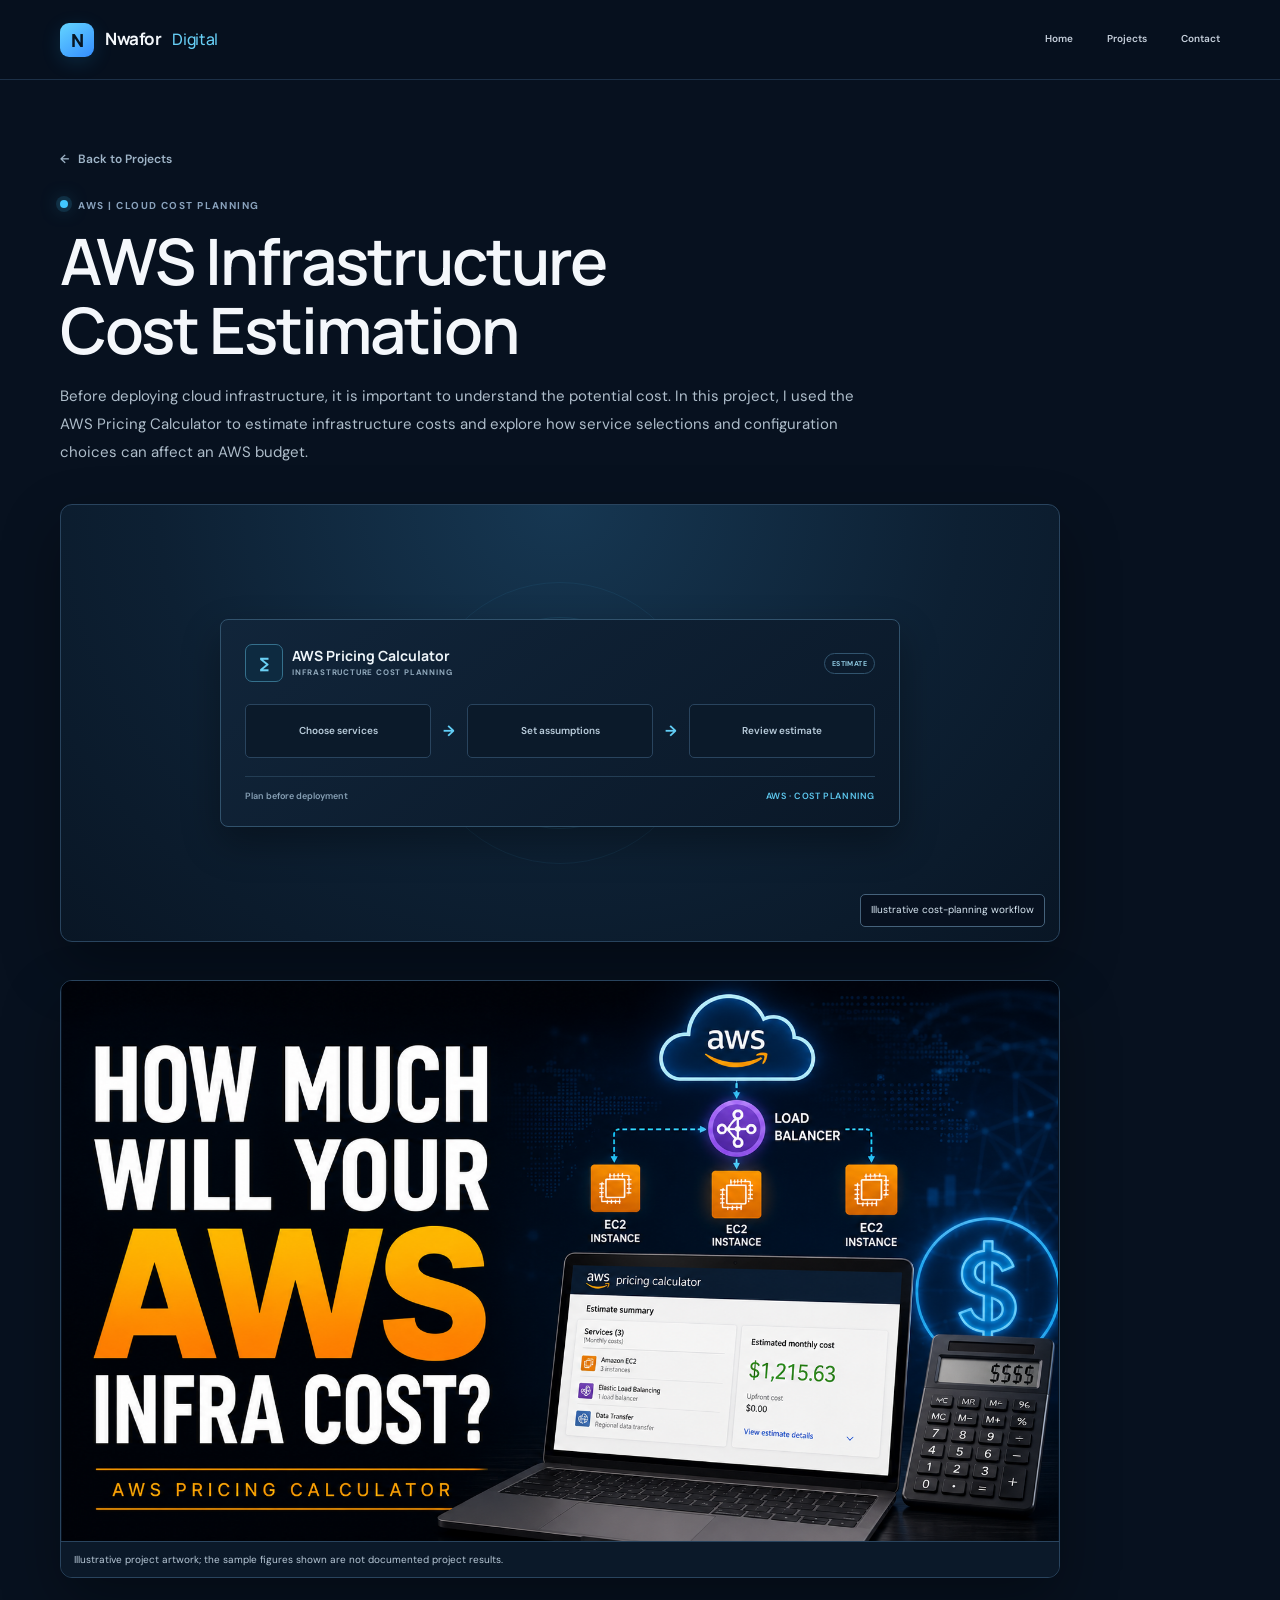
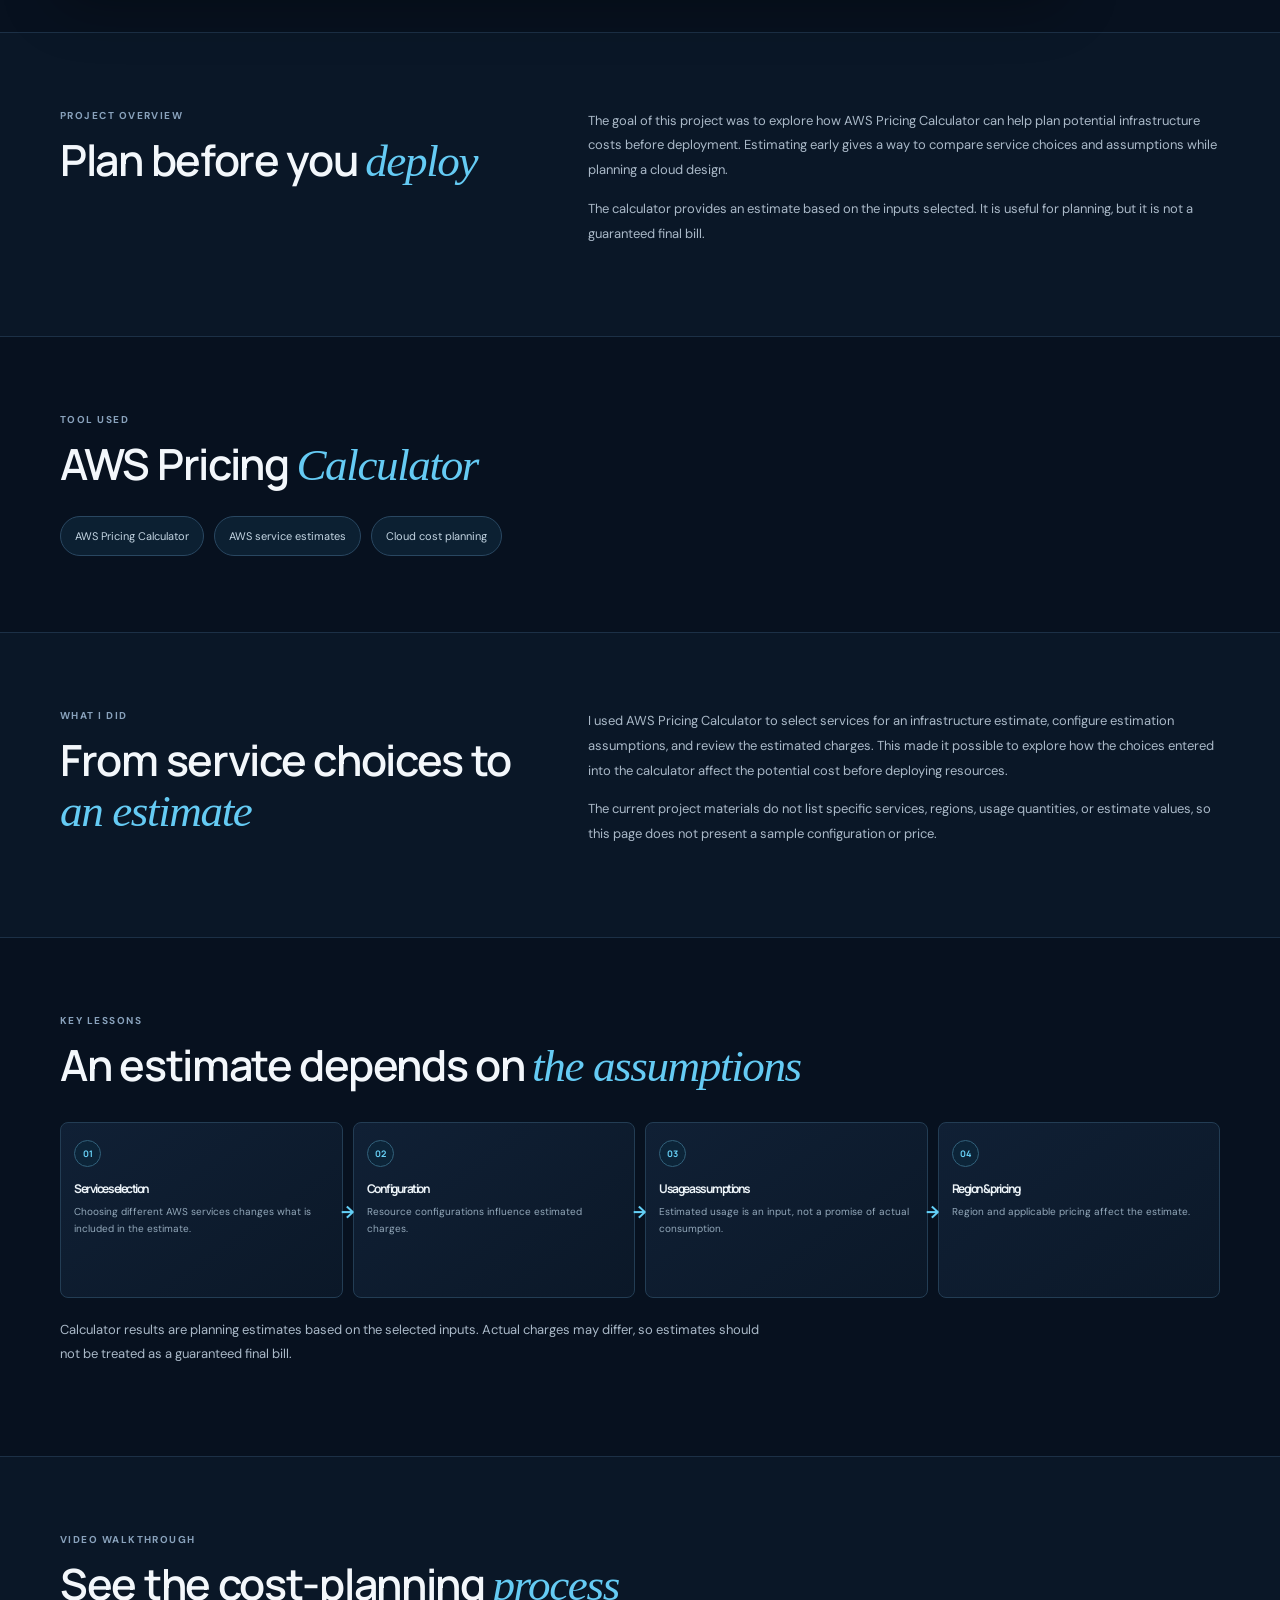
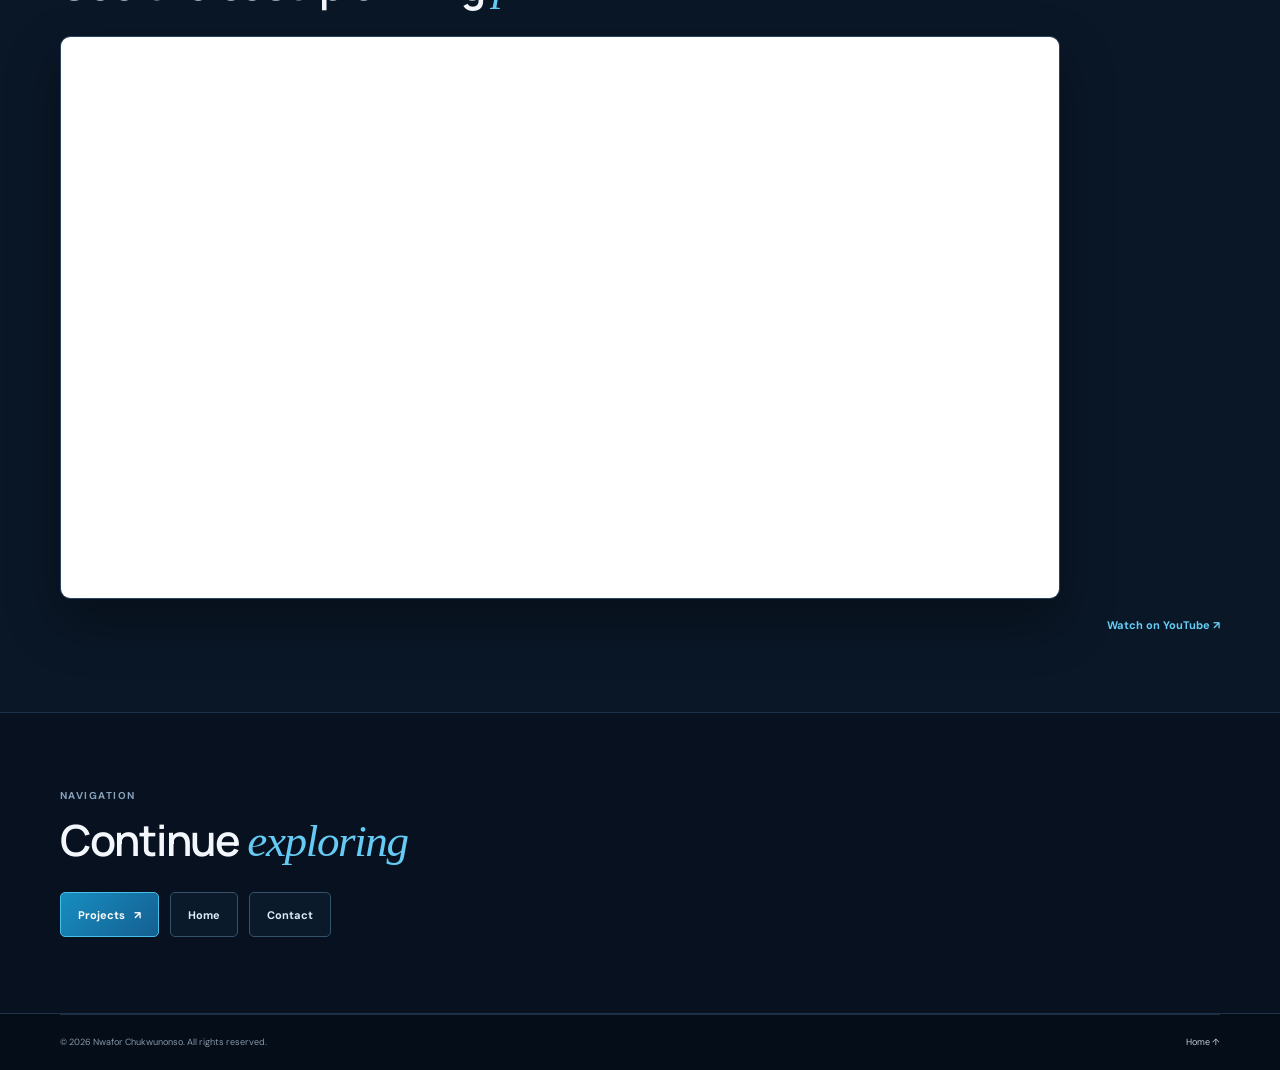
<file: projects/aws-pricing-calculator.html>
<!doctype html>
<html lang="en">
<head>
  <meta charset="utf-8">
  <meta name="viewport" content="width=device-width, initial-scale=1">
  <meta name="theme-color" content="#07111f">
  <meta name="description" content="Explore Nwafor Chukwunonso's AWS Infrastructure Cost Estimation project using AWS Pricing Calculator to plan service choices, assumptions and potential cloud charges before deployment.">
  <meta name="robots" content="index, follow">
  <meta name="referrer" content="strict-origin-when-cross-origin">
  <title>AWS Pricing Calculator Project | Nwafor Chukwunonso</title>
  <link rel="canonical" href="https://www.nwaforchukwunonso.site/projects/aws-pricing-calculator.html">
  <link rel="icon" type="image/svg+xml" href="../images/favicon.svg">
  <meta property="og:title" content="AWS Pricing Calculator Project | Nwafor Chukwunonso">
  <meta property="og:description" content="Using AWS Pricing Calculator to explore how services, configurations, usage assumptions and region can affect estimated infrastructure costs.">
  <meta property="og:type" content="article">
  <meta property="og:url" content="https://www.nwaforchukwunonso.site/projects/aws-pricing-calculator.html">
  <meta property="og:image" content="https://www.nwaforchukwunonso.site/images/aws-pricing-calculator.jpg.png">
  <meta name="twitter:card" content="summary">
  <meta name="twitter:title" content="AWS Pricing Calculator Project | Nwafor Chukwunonso">
  <meta name="twitter:description" content="Using AWS Pricing Calculator to explore how services, configurations, usage assumptions and region can affect estimated infrastructure costs.">
  <meta name="twitter:image" content="https://www.nwaforchukwunonso.site/images/aws-pricing-calculator.jpg.png">
  <link rel="preconnect" href="https://fonts.googleapis.com">
  <link rel="preconnect" href="https://fonts.gstatic.com" crossorigin>
  <link href="https://fonts.googleapis.com/css2?family=DM+Sans:wght@400;500;600;700&family=Manrope:wght@400;500;600;700;800&display=swap" rel="stylesheet">
  <link rel="stylesheet" href="../style.css">
  <script src="../script.js" defer></script>
</head>
<body>
  <a class="skip-link" href="#main">Skip to content</a>
  <header class="site-header">
    <nav class="nav wrap" aria-label="Main navigation">
      <a class="brand" href="../index.html#home" aria-label="Nwafor Chukwunonso home"><span class="brand-mark" aria-hidden="true">N</span><span class="brand-name">Nwafor</span><span class="brand-light">Digital</span></a>
      <button class="menu-toggle" type="button" aria-expanded="false" aria-controls="nav-links" aria-label="Open navigation"><span></span><span></span></button>
      <div class="nav-links" id="nav-links">
        <a href="../index.html#home">Home</a><a href="../index.html#projects">Projects</a><a href="../index.html#contact">Contact</a>
      </div>
    </nav>
  </header>

  <main id="main" class="project-detail-main">
    <section class="project-detail-hero wrap" aria-labelledby="project-title">
      <a class="project-back-link" href="../index.html#projects"><span aria-hidden="true">←</span> Back to Projects</a>
      <div class="project-detail-heading">
        <p class="eyebrow"><span class="status-dot"></span> AWS | CLOUD COST PLANNING</p>
        <h1 id="project-title">AWS Infrastructure Cost Estimation</h1>
        <p class="project-detail-intro">Before deploying cloud infrastructure, it is important to understand the potential cost. In this project, I used the AWS Pricing Calculator to estimate infrastructure costs and explore how service selections and configuration choices can affect an AWS budget.</p>
      </div>
      <figure class="project-feature-image calculator-project-visual">
        <div class="cost-visual cost-visual-large" role="img" aria-label="Illustration of a cost planning workflow: choose AWS services, configure assumptions, and review an estimate">
          <div class="estimate-board" aria-hidden="true">
            <div class="estimate-heading"><span class="estimate-icon">∑</span><span><strong>AWS Pricing Calculator</strong><small>INFRASTRUCTURE COST PLANNING</small></span><span class="estimate-indicator">ESTIMATE</span></div>
            <div class="estimate-flow"><span>Choose services</span><b aria-hidden="true">→</b><span>Set assumptions</span><b aria-hidden="true">→</b><span>Review estimate</span></div>
            <div class="estimate-footer"><span>Plan before deployment</span><span class="estimate-footer-mark">AWS · COST PLANNING</span></div>
          </div>
        </div>
        <figcaption>Illustrative cost-planning workflow</figcaption>
      </figure>
      <figure class="project-feature-image actual-project-image pricing-project-image">
        <img src="../images/aws-pricing-calculator.jpg.png" alt="AWS Pricing Calculator project artwork illustrating infrastructure cost planning" loading="lazy" decoding="async">
        <figcaption>Illustrative project artwork; the sample figures shown are not documented project results.</figcaption>
      </figure>
    </section>

    <section class="detail-section detail-section-alt" aria-labelledby="overview-title"><div class="wrap detail-copy-layout">
      <div class="detail-section-heading"><p class="eyebrow">PROJECT OVERVIEW</p><h2 id="overview-title">Plan before you <span class="serif">deploy</span></h2></div>
      <div class="detail-prose"><p>The goal of this project was to explore how AWS Pricing Calculator can help plan potential infrastructure costs before deployment. Estimating early gives a way to compare service choices and assumptions while planning a cloud design.</p><p>The calculator provides an estimate based on the inputs selected. It is useful for planning, but it is not a guaranteed final bill.</p></div>
    </div></section>

    <section class="detail-section wrap" aria-labelledby="tool-title">
      <div class="detail-section-heading"><p class="eyebrow">TOOL USED</p><h2 id="tool-title">AWS Pricing <span class="serif">Calculator</span></h2></div>
      <ul class="detail-tech-list"><li>AWS Pricing Calculator</li><li>AWS service estimates</li><li>Cloud cost planning</li></ul>
    </section>

    <section class="detail-section detail-section-alt" aria-labelledby="process-title"><div class="wrap detail-copy-layout">
      <div class="detail-section-heading"><p class="eyebrow">WHAT I DID</p><h2 id="process-title">From service choices to <span class="serif">an estimate</span></h2></div>
      <div class="detail-prose"><p>I used AWS Pricing Calculator to select services for an infrastructure estimate, configure estimation assumptions, and review the estimated charges. This made it possible to explore how the choices entered into the calculator affect the potential cost before deploying resources.</p><p>The current project materials do not list specific services, regions, usage quantities, or estimate values, so this page does not present a sample configuration or price.</p></div>
    </div></section>

    <section class="detail-section wrap" aria-labelledby="lessons-title">
      <div class="detail-section-heading"><p class="eyebrow">KEY LESSONS</p><h2 id="lessons-title">An estimate depends on <span class="serif">the assumptions</span></h2></div>
      <ol class="workflow-list pricing-lessons">
        <li class="workflow-step"><span class="workflow-number">01</span><h3>Service selection</h3><p>Choosing different AWS services changes what is included in the estimate.</p></li>
        <li class="workflow-step"><span class="workflow-number">02</span><h3>Configuration</h3><p>Resource configurations influence estimated charges.</p></li>
        <li class="workflow-step"><span class="workflow-number">03</span><h3>Usage assumptions</h3><p>Estimated usage is an input, not a promise of actual consumption.</p></li>
        <li class="workflow-step"><span class="workflow-number">04</span><h3>Region &amp; pricing</h3><p>Region and applicable pricing affect the estimate.</p></li>
      </ol>
      <p class="detail-prose estimate-disclaimer">Calculator results are planning estimates based on the selected inputs. Actual charges may differ, so estimates should not be treated as a guaranteed final bill.</p>
    </section>

    <section class="detail-section detail-section-alt" aria-labelledby="video-title"><div class="wrap">
      <div class="detail-section-heading"><p class="eyebrow">VIDEO WALKTHROUGH</p><h2 id="video-title">See the cost-planning <span class="serif">process</span></h2></div>
      <div class="project-video"><iframe src="https://www.youtube-nocookie.com/embed/_zW-f4zWrAc" title="AWS Infrastructure Cost Estimation walkthrough by Nwafor Chukwunonso" loading="lazy" referrerpolicy="strict-origin-when-cross-origin" allow="accelerometer; clipboard-write; encrypted-media; gyroscope; picture-in-picture; web-share" allowfullscreen></iframe></div>
      <p class="video-fallback"><a href="https://www.youtube.com/watch?v=_zW-f4zWrAc" target="_blank" rel="noopener noreferrer">Watch on YouTube <span aria-hidden="true">↗</span></a></p>
    </div></section>

    <section class="detail-section wrap project-links-section" aria-labelledby="project-links-title">
      <div class="detail-section-heading"><p class="eyebrow">NAVIGATION</p><h2 id="project-links-title">Continue <span class="serif">exploring</span></h2></div>
      <div class="detail-actions"><a class="button button-primary" href="../index.html#projects">Projects <span aria-hidden="true">↗</span></a><a class="button button-outline" href="../index.html#home">Home</a><a class="button button-outline" href="../index.html#contact">Contact</a></div>
    </section>
  </main>

  <footer class="site-footer"><div class="wrap footer-bottom"><span>© <span id="year"></span> Nwafor Chukwunonso. All rights reserved.</span><a href="../index.html#home">Home ↑</a></div></footer>
</body>
</html>
</file>
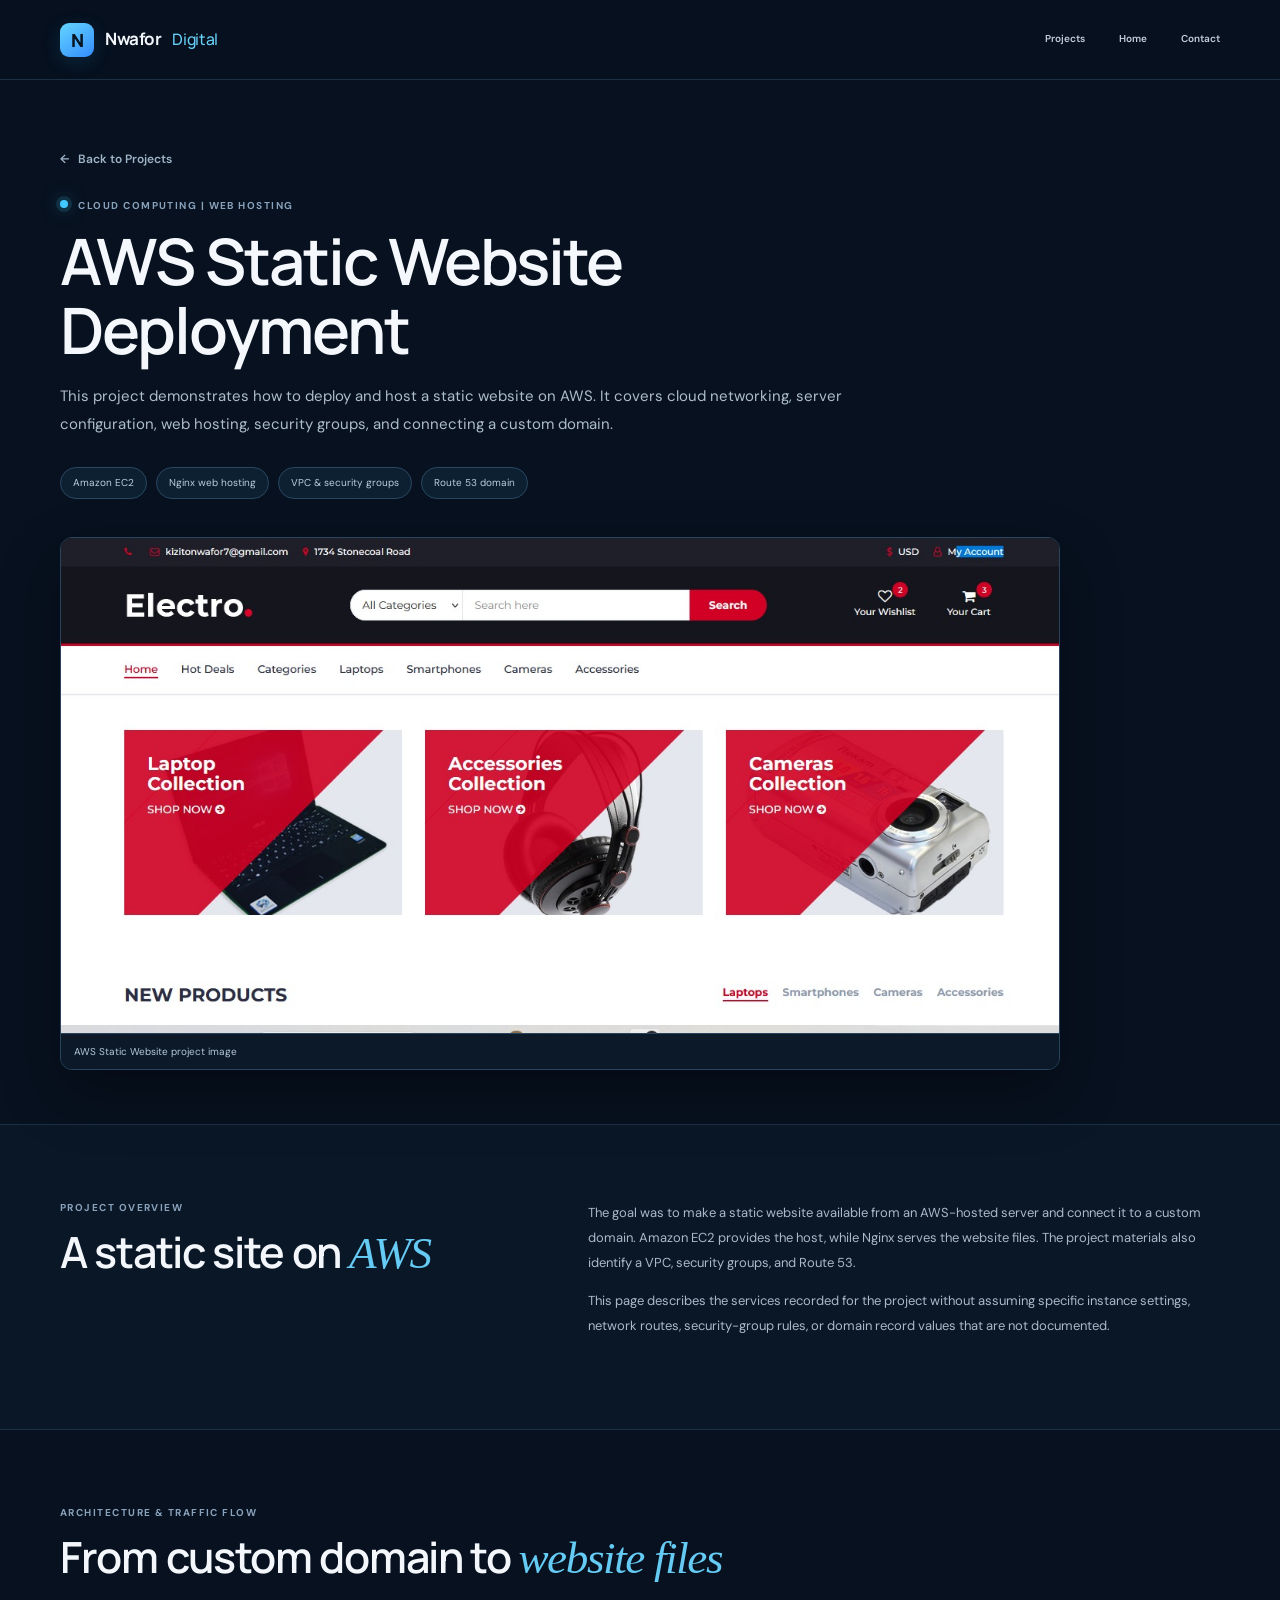
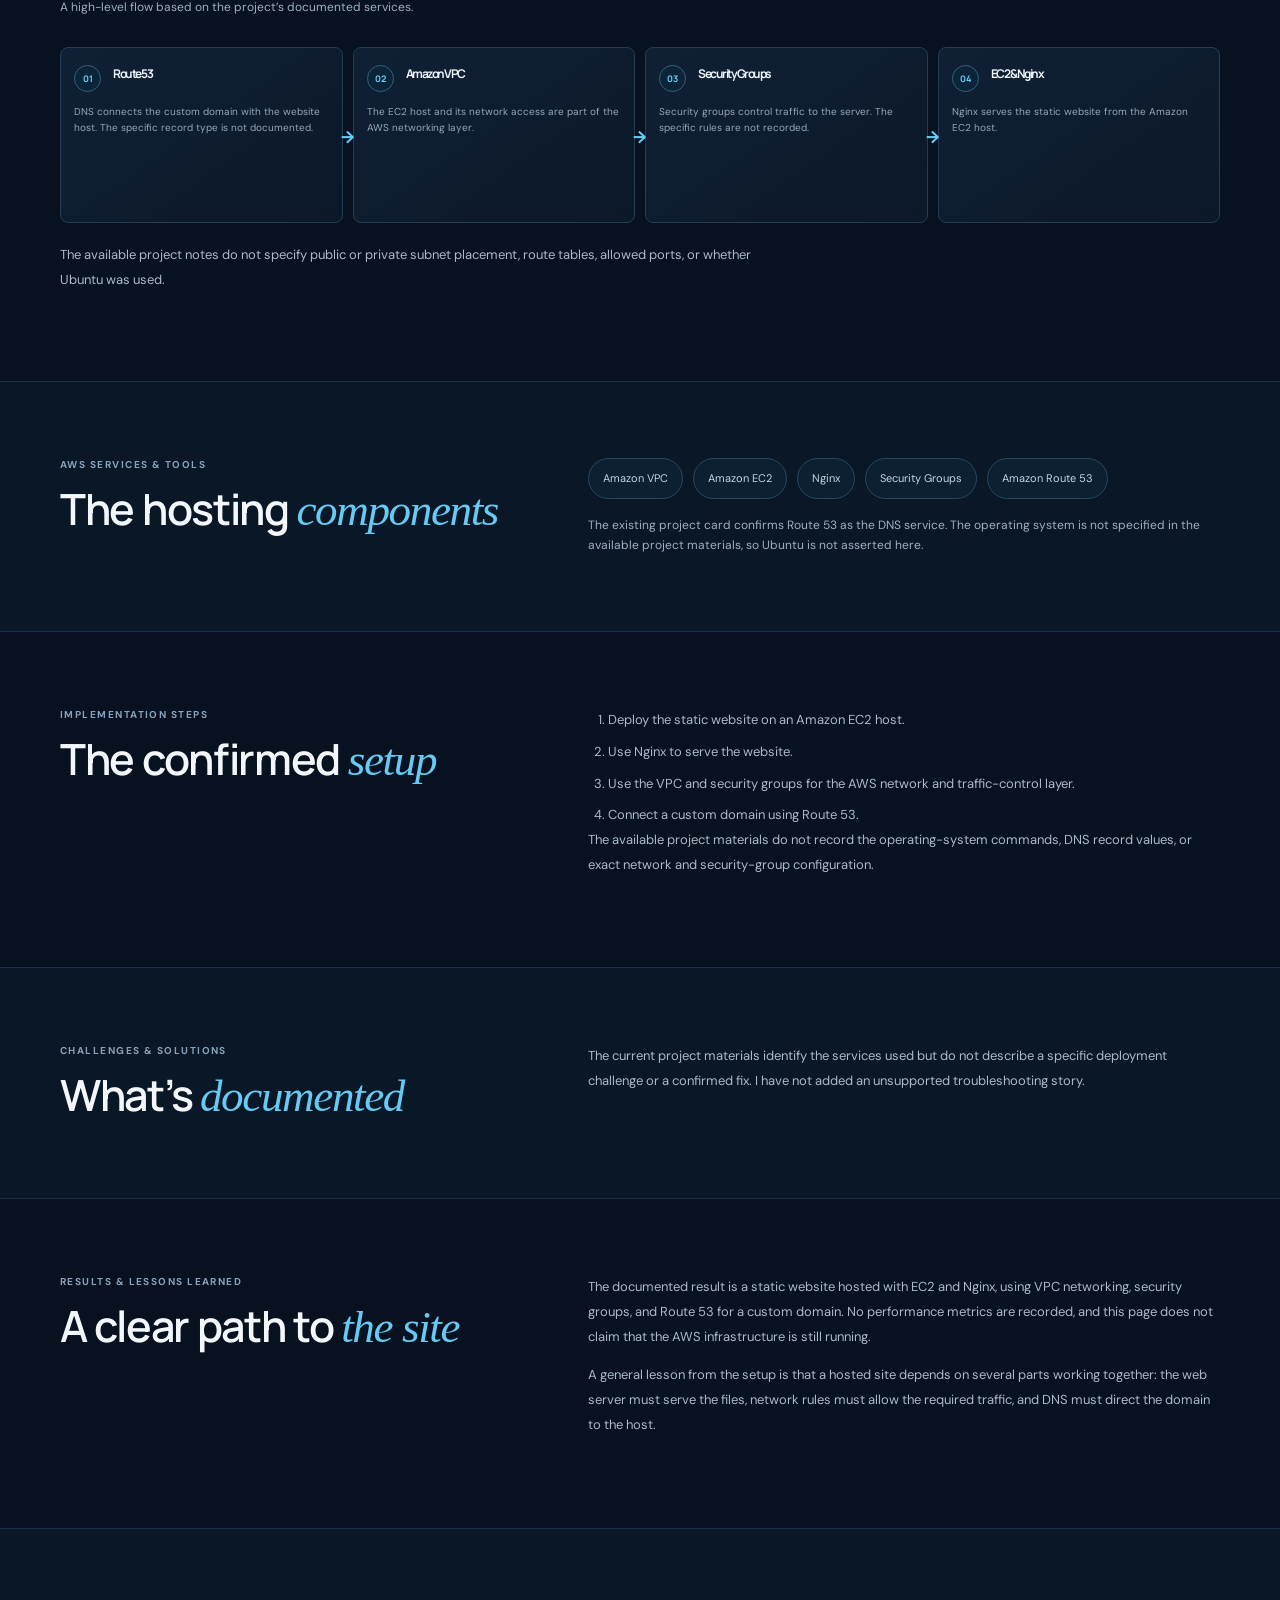
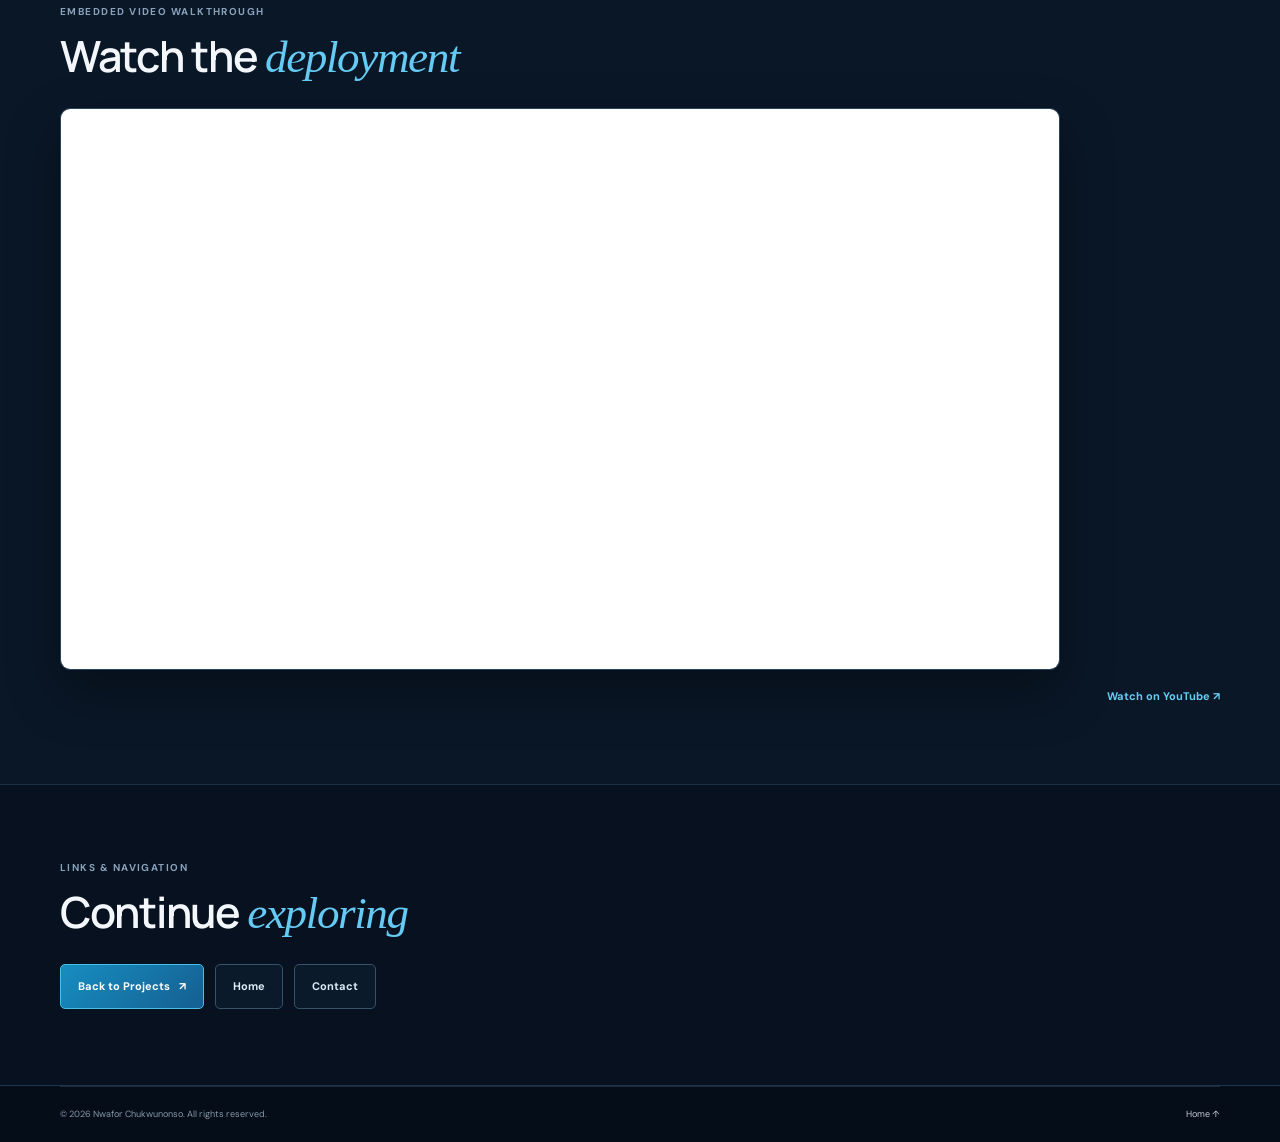
<file: projects/aws-static-website.html>
<!doctype html>
<html lang="en">
<head>
  <meta charset="utf-8">
  <meta name="viewport" content="width=device-width, initial-scale=1">
  <meta name="theme-color" content="#07111f">
  <meta name="description" content="Explore Nwafor Chukwunonso's AWS static website deployment using Amazon EC2, Nginx, VPC networking, security groups, and Route 53 for a custom domain.">
  <meta name="robots" content="index, follow">
  <meta name="referrer" content="strict-origin-when-cross-origin">
  <title>AWS Static Website Deployment | Nwafor Chukwunonso</title>
  <link rel="canonical" href="https://www.nwaforchukwunonso.site/projects/aws-static-website.html">
  <link rel="icon" type="image/svg+xml" href="../images/favicon.svg">
  <meta property="og:title" content="AWS Static Website Deployment | Nwafor Chukwunonso">
  <meta property="og:description" content="A static website hosting project using Amazon EC2, Nginx, VPC networking, security groups, and Route 53 for a custom domain.">
  <meta property="og:type" content="article">
  <meta property="og:url" content="https://www.nwaforchukwunonso.site/projects/aws-static-website.html">
  <meta property="og:image" content="https://www.nwaforchukwunonso.site/images/aws-static-project.jpg">
  <meta name="twitter:card" content="summary">
  <meta name="twitter:title" content="AWS Static Website Deployment | Nwafor Chukwunonso">
  <meta name="twitter:description" content="A static website hosting project using Amazon EC2, Nginx, VPC networking, security groups, and Route 53 for a custom domain.">
  <meta name="twitter:image" content="https://www.nwaforchukwunonso.site/images/aws-static-project.jpg">
  <link rel="preconnect" href="https://fonts.googleapis.com">
  <link rel="preconnect" href="https://fonts.gstatic.com" crossorigin>
  <link href="https://fonts.googleapis.com/css2?family=DM+Sans:wght@400;500;600;700&family=Manrope:wght@400;500;600;700;800&display=swap" rel="stylesheet">
  <link rel="stylesheet" href="../style.css">
  <script src="../script.js" defer></script>
</head>
<body>
  <a class="skip-link" href="#main">Skip to content</a>
  <header class="site-header">
    <nav class="nav wrap" aria-label="Main navigation">
      <a class="brand" href="../index.html#home" aria-label="Nwafor Chukwunonso home"><span class="brand-mark" aria-hidden="true">N</span><span class="brand-name">Nwafor</span><span class="brand-light">Digital</span></a>
      <button class="menu-toggle" type="button" aria-expanded="false" aria-controls="nav-links" aria-label="Open navigation"><span></span><span></span></button>
      <div class="nav-links" id="nav-links">
        <a href="../index.html#projects">Projects</a><a href="../index.html#home">Home</a><a href="../index.html#contact">Contact</a>
      </div>
    </nav>
  </header>

  <main id="main" class="project-detail-main">
    <section class="project-detail-hero wrap" aria-labelledby="project-title">
      <a class="project-back-link" href="../index.html#projects"><span aria-hidden="true">←</span> Back to Projects</a>
      <div class="project-detail-heading">
        <p class="eyebrow"><span class="status-dot"></span> CLOUD COMPUTING | WEB HOSTING</p>
        <h1 id="project-title">AWS Static Website Deployment</h1>
        <p class="project-detail-intro">This project demonstrates how to deploy and host a static website on AWS. It covers cloud networking, server configuration, web hosting, security groups, and connecting a custom domain.</p>
      </div>
      <div class="architecture-summary" aria-label="Project components"><span>Amazon EC2</span><span>Nginx web hosting</span><span>VPC &amp; security groups</span><span>Route 53 domain</span></div>
      <figure class="project-feature-image actual-project-image"><img src="../images/aws-static-project.jpg" alt="Website interface shown in the AWS Static Website project image" loading="lazy" decoding="async"><figcaption>AWS Static Website project image</figcaption></figure>
    </section>

    <section class="detail-section detail-section-alt" aria-labelledby="overview-title"><div class="wrap detail-copy-layout">
      <div class="detail-section-heading"><p class="eyebrow">PROJECT OVERVIEW</p><h2 id="overview-title">A static site on <span class="serif">AWS</span></h2></div>
      <div class="detail-prose"><p>The goal was to make a static website available from an AWS-hosted server and connect it to a custom domain. Amazon EC2 provides the host, while Nginx serves the website files. The project materials also identify a VPC, security groups, and Route 53.</p><p>This page describes the services recorded for the project without assuming specific instance settings, network routes, security-group rules, or domain record values that are not documented.</p></div>
    </div></section>

    <section class="detail-section wrap" aria-labelledby="architecture-title">
      <div class="detail-section-heading"><p class="eyebrow">ARCHITECTURE &amp; TRAFFIC FLOW</p><h2 id="architecture-title">From custom domain to <span class="serif">website files</span></h2><p class="detail-section-lede">A high-level flow based on the project’s documented services.</p></div>
      <ol class="workflow-list architecture-flow">
        <li class="workflow-step"><span class="workflow-number">01</span><h3>Route 53</h3><p>DNS connects the custom domain with the website host. The specific record type is not documented.</p></li>
        <li class="workflow-step"><span class="workflow-number">02</span><h3>Amazon VPC</h3><p>The EC2 host and its network access are part of the AWS networking layer.</p></li>
        <li class="workflow-step"><span class="workflow-number">03</span><h3>Security Groups</h3><p>Security groups control traffic to the server. The specific rules are not recorded.</p></li>
        <li class="workflow-step"><span class="workflow-number">04</span><h3>EC2 &amp; Nginx</h3><p>Nginx serves the static website from the Amazon EC2 host.</p></li>
      </ol>
      <p class="detail-prose architecture-caveat">The available project notes do not specify public or private subnet placement, route tables, allowed ports, or whether Ubuntu was used.</p>
    </section>

    <section class="detail-section detail-section-alt" aria-labelledby="services-title"><div class="wrap detail-copy-layout">
      <div class="detail-section-heading"><p class="eyebrow">AWS SERVICES &amp; TOOLS</p><h2 id="services-title">The hosting <span class="serif">components</span></h2></div>
      <div>
        <ul class="detail-tech-list"><li>Amazon VPC</li><li>Amazon EC2</li><li>Nginx</li><li>Security Groups</li><li>Amazon Route 53</li></ul>
        <p class="detail-section-lede services-caveat">The existing project card confirms Route 53 as the DNS service. The operating system is not specified in the available project materials, so Ubuntu is not asserted here.</p>
      </div>
    </div></section>

    <section class="detail-section wrap" aria-labelledby="implementation-title"><div class="detail-copy-layout">
      <div class="detail-section-heading"><p class="eyebrow">IMPLEMENTATION STEPS</p><h2 id="implementation-title">The confirmed <span class="serif">setup</span></h2></div>
      <div class="detail-prose"><ol class="implementation-list"><li>Deploy the static website on an Amazon EC2 host.</li><li>Use Nginx to serve the website.</li><li>Use the VPC and security groups for the AWS network and traffic-control layer.</li><li>Connect a custom domain using Route 53.</li></ol><p>The available project materials do not record the operating-system commands, DNS record values, or exact network and security-group configuration.</p></div>
    </div></section>

    <section class="detail-section detail-section-alt" aria-labelledby="challenges-title"><div class="wrap detail-copy-layout">
      <div class="detail-section-heading"><p class="eyebrow">CHALLENGES &amp; SOLUTIONS</p><h2 id="challenges-title">What’s <span class="serif">documented</span></h2></div>
      <div class="detail-prose"><p>The current project materials identify the services used but do not describe a specific deployment challenge or a confirmed fix. I have not added an unsupported troubleshooting story.</p></div>
    </div></section>

    <section class="detail-section wrap" aria-labelledby="results-title"><div class="detail-copy-layout">
      <div class="detail-section-heading"><p class="eyebrow">RESULTS &amp; LESSONS LEARNED</p><h2 id="results-title">A clear path to <span class="serif">the site</span></h2></div>
      <div class="detail-prose"><p>The documented result is a static website hosted with EC2 and Nginx, using VPC networking, security groups, and Route 53 for a custom domain. No performance metrics are recorded, and this page does not claim that the AWS infrastructure is still running.</p><p>A general lesson from the setup is that a hosted site depends on several parts working together: the web server must serve the files, network rules must allow the required traffic, and DNS must direct the domain to the host.</p></div>
    </div></section>

    <section class="detail-section detail-section-alt" aria-labelledby="video-title"><div class="wrap">
      <div class="detail-section-heading"><p class="eyebrow">EMBEDDED VIDEO WALKTHROUGH</p><h2 id="video-title">Watch the <span class="serif">deployment</span></h2></div>
      <div class="project-video"><iframe src="https://www.youtube-nocookie.com/embed/azn5IUEH1i8" title="AWS Static Website Deployment walkthrough by Nwafor Chukwunonso" loading="lazy" referrerpolicy="strict-origin-when-cross-origin" allow="accelerometer; clipboard-write; encrypted-media; gyroscope; picture-in-picture; web-share" allowfullscreen></iframe></div>
      <p class="video-fallback"><a href="https://www.youtube.com/watch?v=azn5IUEH1i8" target="_blank" rel="noopener noreferrer">Watch on YouTube <span aria-hidden="true">↗</span></a></p>
    </div></section>

    <section class="detail-section wrap project-links-section" aria-labelledby="project-links-title">
      <div class="detail-section-heading"><p class="eyebrow">LINKS &amp; NAVIGATION</p><h2 id="project-links-title">Continue <span class="serif">exploring</span></h2></div>
      <div class="detail-actions"><a class="button button-primary" href="../index.html#projects">Back to Projects <span aria-hidden="true">↗</span></a><a class="button button-outline" href="../index.html#home">Home</a><a class="button button-outline" href="../index.html#contact">Contact</a></div>
    </section>
  </main>

  <footer class="site-footer"><div class="wrap footer-bottom"><span>© <span id="year"></span> Nwafor Chukwunonso. All rights reserved.</span><a href="../index.html#home">Home ↑</a></div></footer>
</body>
</html>
</file>
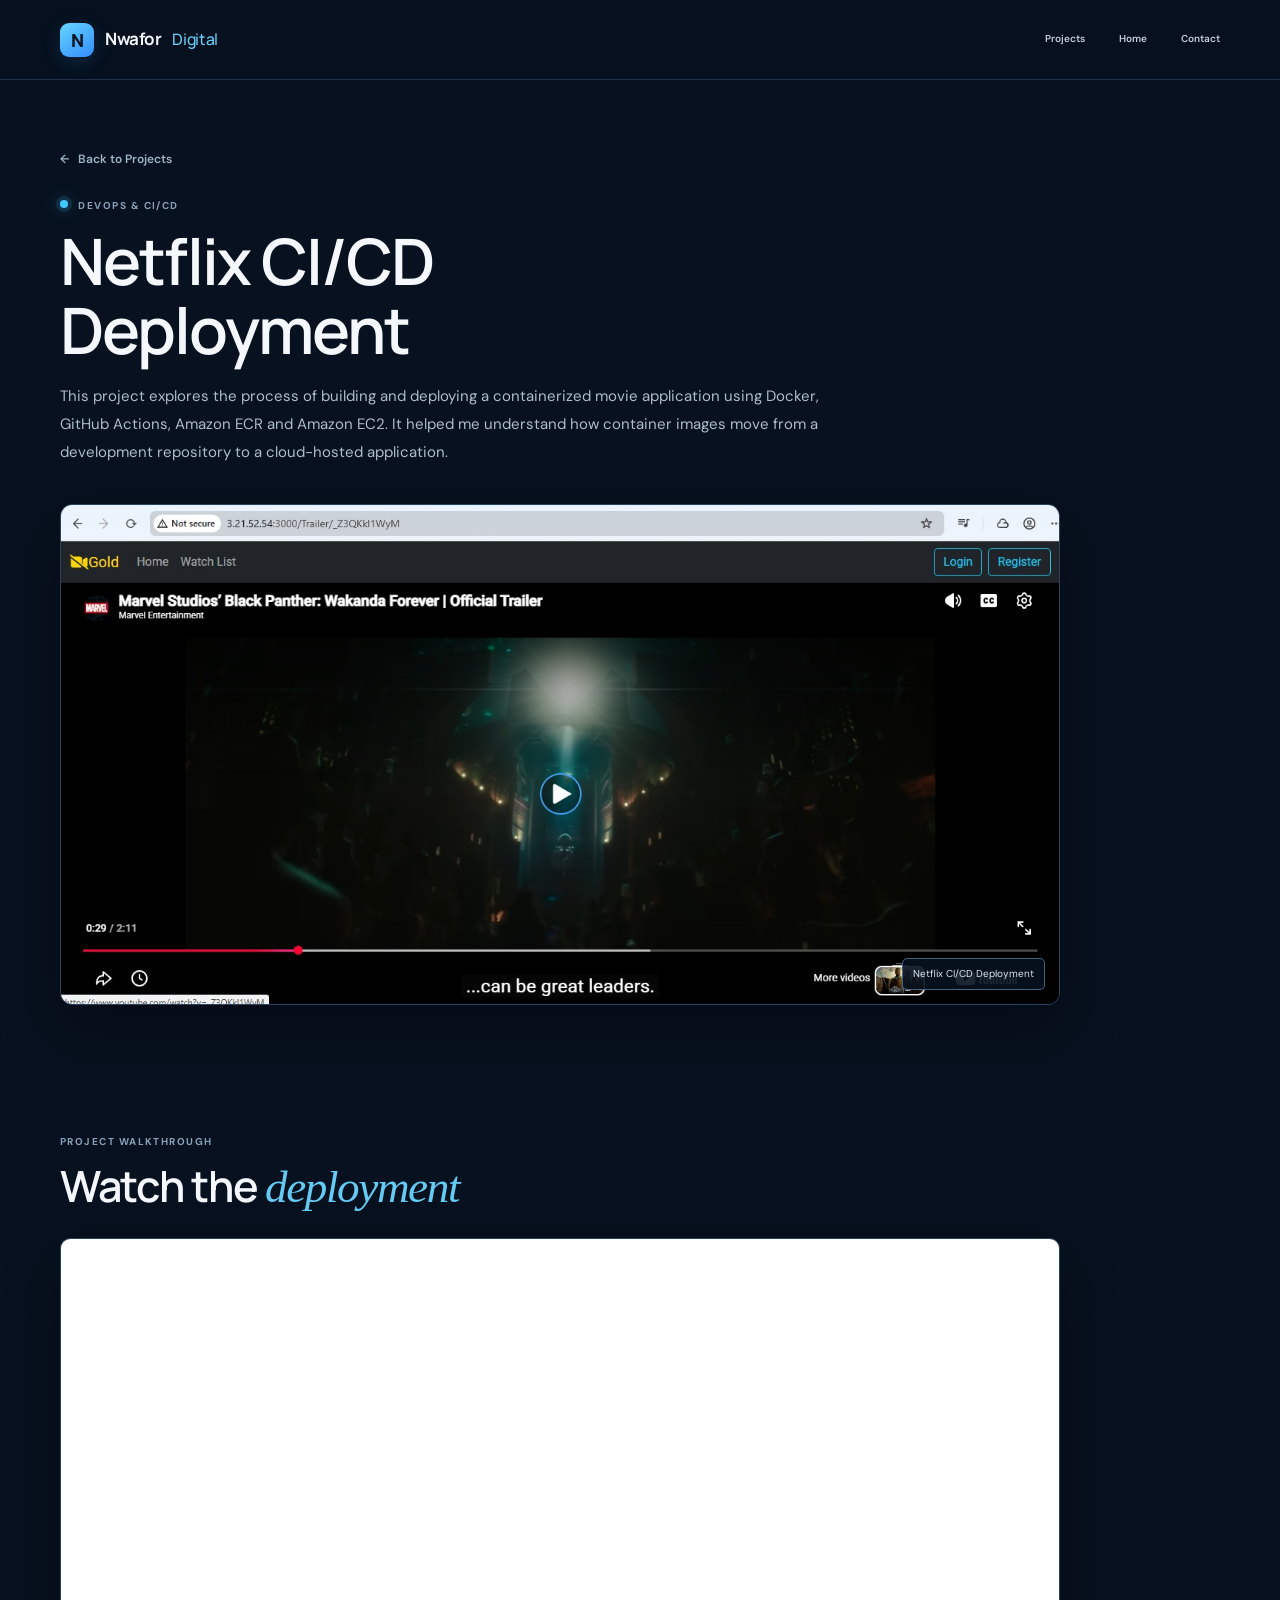
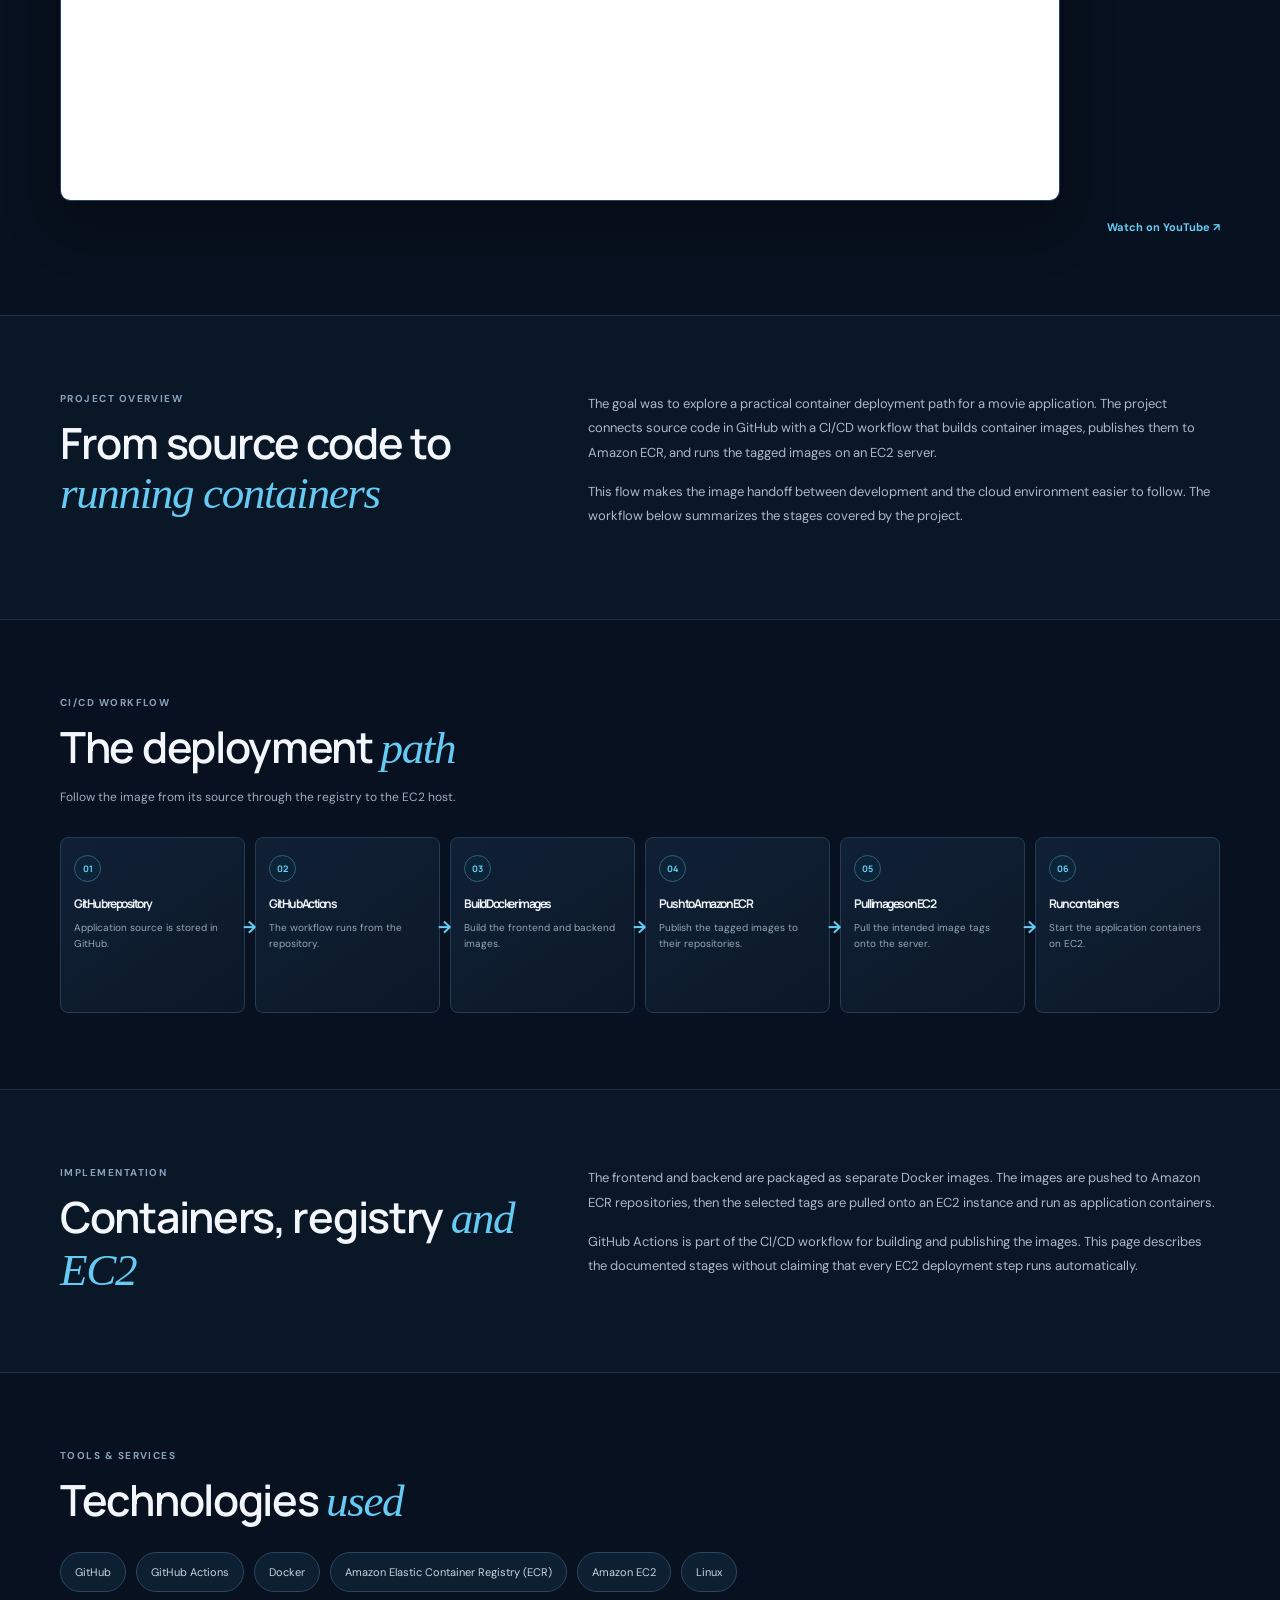
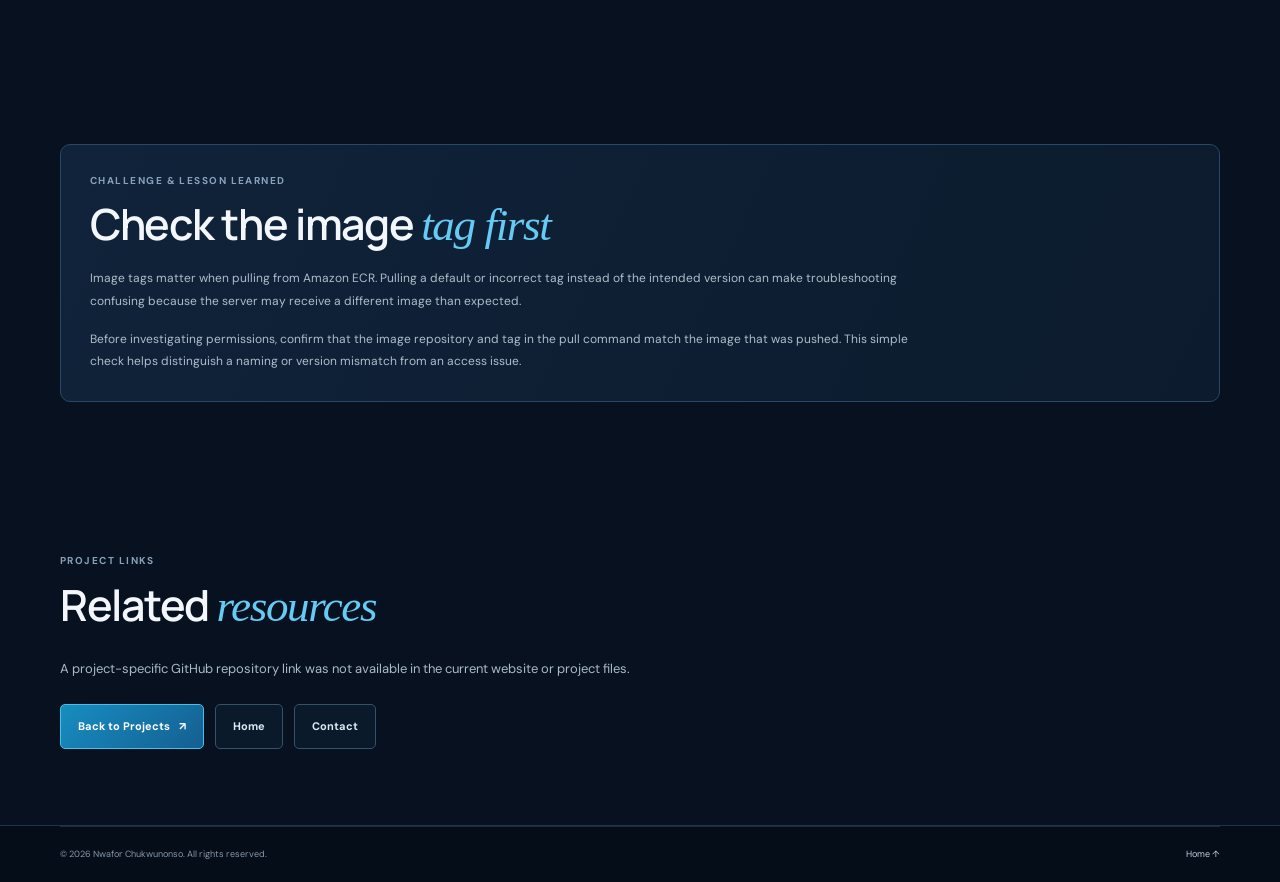
<file: projects/netflix-cicd.html>
<!doctype html>
<html lang="en">
<head>
  <meta charset="utf-8">
  <meta name="viewport" content="width=device-width, initial-scale=1">
  <meta name="theme-color" content="#07111f">
  <meta name="description" content="Explore Nwafor Chukwunonso's Netflix CI/CD deployment project using GitHub Actions, Docker, Amazon ECR and EC2, with a project walkthrough video and workflow overview.">
  <meta name="robots" content="index, follow">
  <meta name="referrer" content="strict-origin-when-cross-origin">
  <title>Netflix CI/CD Deployment | Nwafor Chukwunonso</title>
  <link rel="canonical" href="https://www.nwaforchukwunonso.site/projects/netflix-cicd.html">
  <link rel="icon" type="image/svg+xml" href="../images/favicon.svg">
  <meta property="og:title" content="Netflix CI/CD Deployment | Nwafor Chukwunonso">
  <meta property="og:description" content="A containerized movie application deployment project using GitHub Actions, Docker, Amazon ECR and EC2.">
  <meta property="og:type" content="article">
  <meta property="og:url" content="https://www.nwaforchukwunonso.site/projects/netflix-cicd.html">
  <meta property="og:image" content="https://www.nwaforchukwunonso.site/images/netflix-cicd.jpg">
  <meta name="twitter:card" content="summary_large_image">
  <meta name="twitter:title" content="Netflix CI/CD Deployment | Nwafor Chukwunonso">
  <meta name="twitter:description" content="A containerized movie application deployment project using GitHub Actions, Docker, Amazon ECR and EC2.">
  <meta name="twitter:image" content="https://www.nwaforchukwunonso.site/images/netflix-cicd.jpg">
  <link rel="preconnect" href="https://fonts.googleapis.com">
  <link rel="preconnect" href="https://fonts.gstatic.com" crossorigin>
  <link href="https://fonts.googleapis.com/css2?family=DM+Sans:wght@400;500;600;700&family=Manrope:wght@400;500;600;700;800&display=swap" rel="stylesheet">
  <link rel="stylesheet" href="../style.css">
  <script src="../script.js" defer></script>
</head>
<body>
  <a class="skip-link" href="#main">Skip to content</a>
  <header class="site-header">
    <nav class="nav wrap" aria-label="Main navigation">
      <a class="brand" href="../index.html#home" aria-label="Nwafor Chukwunonso home"><span class="brand-mark" aria-hidden="true">N</span><span class="brand-name">Nwafor</span><span class="brand-light">Digital</span></a>
      <button class="menu-toggle" type="button" aria-expanded="false" aria-controls="nav-links" aria-label="Open navigation"><span></span><span></span></button>
      <div class="nav-links" id="nav-links">
        <a href="../index.html#projects">Projects</a><a href="../index.html#home">Home</a><a href="../index.html#contact">Contact</a>
      </div>
    </nav>
  </header>

  <main id="main" class="project-detail-main">
    <section class="project-detail-hero wrap" aria-labelledby="project-title">
      <a class="project-back-link" href="../index.html#projects"><span aria-hidden="true">←</span> Back to Projects</a>
      <div class="project-detail-heading">
        <p class="eyebrow"><span class="status-dot"></span> DEVOPS &amp; CI/CD</p>
        <h1 id="project-title">Netflix CI/CD Deployment</h1>
        <p class="project-detail-intro">This project explores the process of building and deploying a containerized movie application using Docker, GitHub Actions, Amazon ECR and Amazon EC2. It helped me understand how container images move from a development repository to a cloud-hosted application.</p>
      </div>
      <figure class="project-feature-image"><img src="../images/netflix-cicd.jpg" alt="Project image for the Netflix CI/CD container deployment" fetchpriority="high"><figcaption>Netflix CI/CD Deployment</figcaption></figure>
    </section>

    <section class="detail-section wrap" aria-labelledby="video-title">
      <div class="detail-section-heading"><p class="eyebrow">PROJECT WALKTHROUGH</p><h2 id="video-title">Watch the <span class="serif">deployment</span></h2></div>
      <div class="project-video"><iframe src="https://www.youtube-nocookie.com/embed/jQxNxdNHeyg" title="Netflix CI/CD Deployment project walkthrough by Nwafor Chukwunonso" loading="lazy" referrerpolicy="strict-origin-when-cross-origin" allow="accelerometer; clipboard-write; encrypted-media; gyroscope; picture-in-picture; web-share" allowfullscreen></iframe></div>
      <p class="video-fallback"><a href="https://www.youtube.com/watch?v=jQxNxdNHeyg" target="_blank" rel="noopener noreferrer">Watch on YouTube <span aria-hidden="true">↗</span></a></p>
    </section>

    <section class="detail-section detail-section-alt" aria-labelledby="overview-title"><div class="wrap detail-copy-layout">
      <div class="detail-section-heading"><p class="eyebrow">PROJECT OVERVIEW</p><h2 id="overview-title">From source code to <span class="serif">running containers</span></h2></div>
      <div class="detail-prose"><p>The goal was to explore a practical container deployment path for a movie application. The project connects source code in GitHub with a CI/CD workflow that builds container images, publishes them to Amazon ECR, and runs the tagged images on an EC2 server.</p><p>This flow makes the image handoff between development and the cloud environment easier to follow. The workflow below summarizes the stages covered by the project.</p></div>
    </div></section>

    <section class="detail-section wrap" aria-labelledby="workflow-title">
      <div class="detail-section-heading"><p class="eyebrow">CI/CD WORKFLOW</p><h2 id="workflow-title">The deployment <span class="serif">path</span></h2><p class="detail-section-lede">Follow the image from its source through the registry to the EC2 host.</p></div>
      <ol class="workflow-list">
        <li class="workflow-step"><span class="workflow-number">01</span><h3>GitHub repository</h3><p>Application source is stored in GitHub.</p></li>
        <li class="workflow-step"><span class="workflow-number">02</span><h3>GitHub Actions</h3><p>The workflow runs from the repository.</p></li>
        <li class="workflow-step"><span class="workflow-number">03</span><h3>Build Docker images</h3><p>Build the frontend and backend images.</p></li>
        <li class="workflow-step"><span class="workflow-number">04</span><h3>Push to Amazon ECR</h3><p>Publish the tagged images to their repositories.</p></li>
        <li class="workflow-step"><span class="workflow-number">05</span><h3>Pull images on EC2</h3><p>Pull the intended image tags onto the server.</p></li>
        <li class="workflow-step"><span class="workflow-number">06</span><h3>Run containers</h3><p>Start the application containers on EC2.</p></li>
      </ol>
    </section>

    <section class="detail-section detail-section-alt" aria-labelledby="implementation-title"><div class="wrap detail-copy-layout">
      <div class="detail-section-heading"><p class="eyebrow">IMPLEMENTATION</p><h2 id="implementation-title">Containers, registry <span class="serif">and EC2</span></h2></div>
      <div class="detail-prose"><p>The frontend and backend are packaged as separate Docker images. The images are pushed to Amazon ECR repositories, then the selected tags are pulled onto an EC2 instance and run as application containers.</p><p>GitHub Actions is part of the CI/CD workflow for building and publishing the images. This page describes the documented stages without claiming that every EC2 deployment step runs automatically.</p></div>
    </div></section>

    <section class="detail-section wrap" aria-labelledby="technologies-title">
      <div class="detail-section-heading"><p class="eyebrow">TOOLS &amp; SERVICES</p><h2 id="technologies-title">Technologies <span class="serif">used</span></h2></div>
      <ul class="detail-tech-list"><li>GitHub</li><li>GitHub Actions</li><li>Docker</li><li>Amazon Elastic Container Registry (ECR)</li><li>Amazon EC2</li><li>Linux</li></ul>
    </section>

    <section class="detail-section lesson-section" aria-labelledby="lesson-title"><div class="wrap lesson-card">
      <p class="eyebrow">CHALLENGE &amp; LESSON LEARNED</p><h2 id="lesson-title">Check the image <span class="serif">tag first</span></h2>
      <p>Image tags matter when pulling from Amazon ECR. Pulling a default or incorrect tag instead of the intended version can make troubleshooting confusing because the server may receive a different image than expected.</p>
      <p>Before investigating permissions, confirm that the image repository and tag in the pull command match the image that was pushed. This simple check helps distinguish a naming or version mismatch from an access issue.</p>
    </div></section>

    <section class="detail-section wrap project-links-section" aria-labelledby="project-links-title">
      <div class="detail-section-heading"><p class="eyebrow">PROJECT LINKS</p><h2 id="project-links-title">Related <span class="serif">resources</span></h2></div>
      <p class="detail-prose">A project-specific GitHub repository link was not available in the current website or project files.</p>
      <div class="detail-actions"><a class="button button-primary" href="../index.html#projects">Back to Projects <span aria-hidden="true">↗</span></a><a class="button button-outline" href="../index.html#home">Home</a><a class="button button-outline" href="../index.html#contact">Contact</a></div>
    </section>
  </main>

  <footer class="site-footer"><div class="wrap footer-bottom"><span>© <span id="year"></span> Nwafor Chukwunonso. All rights reserved.</span><a href="../index.html#home">Home ↑</a></div></footer>
</body>
</html>
</file>
<file: style.css>
:root{--ink:#20251f;--muted:#70766e;--paper:#f7f8f5;--white:#fff;--green:#b4d6a5;--green-dark:#314b38;--line:#e7e9e3;--serif:Georgia,'Times New Roman',serif;--sans:'DM Sans',Arial,sans-serif;--display:'Manrope','DM Sans',Arial,sans-serif}*{box-sizing:border-box}html{scroll-behavior:smooth;scroll-padding-top:88px}body{margin:0;background:var(--paper);color:var(--ink);font-family:var(--sans);font-size:15px;line-height:1.65;-webkit-font-smoothing:antialiased}a{color:inherit;text-decoration:none}button{font:inherit}.wrap{width:min(1160px,calc(100% - 56px));margin-inline:auto}.skip-link{position:absolute;left:12px;top:-60px;z-index:20;background:#fff;padding:10px 16px;border-radius:8px}.skip-link:focus{top:12px}.site-header{height:80px;display:flex;align-items:center;background:rgba(247,248,245,.94);position:sticky;top:0;z-index:10;border-bottom:1px solid rgba(231,233,227,.7);backdrop-filter:blur(14px)}.nav{display:flex;align-items:center;justify-content:space-between}.brand{display:flex;gap:10px;align-items:center;font-family:var(--display);font-size:18px;font-weight:800;letter-spacing:-.8px}.brand-mark{display:grid;place-items:center;background:var(--green);height:34px;width:34px;border-radius:11px;font-size:20px;color:#314b38;letter-spacing:-1px}.brand-light{font-weight:500;color:#788077;margin-left:3px}.nav-links{display:flex;align-items:center;gap:34px;font-size:13px;font-weight:600}.nav-links>a:not(.button){transition:color .2s}.nav-links>a:not(.button):hover,.text-link:hover{color:#658455}.button{display:inline-flex;align-items:center;justify-content:center;gap:11px;min-height:48px;padding:0 21px;border-radius:7px;font-size:13px;font-weight:700;transition:transform .2s,background .2s}.button:hover{transform:translateY(-2px)}.button-dark{background:var(--ink);color:#fff}.button-dark:hover{background:#39463a}.button-primary{background:var(--green);color:#233528}.button-primary:hover{background:#a4cd93}.button-light{background:#fff;color:var(--ink)}.button-light:hover{background:#f1f4ed}.nav-cta{min-height:42px;padding-inline:17px}.menu-toggle{display:none}.hero{min-height:620px;display:grid;grid-template-columns:1fr 1.03fr;align-items:center;gap:40px;padding-top:36px;padding-bottom:63px}.hero-copy{padding:14px 0 0}.eyebrow{margin:0 0 19px;font-size:10px;line-height:1.4;letter-spacing:1.45px;font-weight:700;color:#72786e}.status-dot{display:inline-block;width:8px;height:8px;margin-right:7px;border-radius:50%;background:#87b773;box-shadow:0 0 0 4px #e7efe2;vertical-align:1px}h1,h2,h3,p{margin-top:0}h1,h2,h3{font-family:var(--display);letter-spacing:-1.5px}h1{font-size:clamp(43px,5.2vw,65px);line-height:1.08;font-weight:600;max-width:570px;margin-bottom:22px}.highlight{font-family:var(--serif);font-style:italic;font-weight:400;color:#608052;letter-spacing:-2.5px}.hero-lede{font-size:16px;line-height:1.75;color:var(--muted);max-width:460px;margin-bottom:27px}.hero-actions{display:flex;align-items:center;gap:27px}.text-link{display:inline-flex;align-items:center;gap:8px;font-size:13px;font-weight:700;transition:color .2s}.social-proof{display:flex;align-items:center;gap:13px;margin-top:47px}.social-proof p{font-size:11px;line-height:1.55;color:var(--muted);margin:0}.social-proof strong{color:var(--ink);font-size:12px}.avatar-stack{display:flex;padding-left:4px}.avatar-stack span{display:grid;place-items:center;width:30px;height:30px;margin-left:-5px;border:2px solid var(--paper);border-radius:50%;background:#d4b7a2;font-family:var(--serif);color:#fff;font-size:12px}.avatar-stack span:nth-child(2){background:#7c9273}.avatar-stack span:nth-child(3){background:#c68775}.hero-art{height:475px;position:relative;display:flex;align-items:center;justify-content:center}.decor{position:absolute;border-radius:50%;background:#e9efe5}.decor-one{width:400px;height:400px;right:28px;top:25px}.decor-two{width:120px;height:120px;background:#f1e7da;left:10px;bottom:20px}.browser-card{position:absolute;width:85%;height:340px;left:5%;top:57px;border-radius:11px;background:#fff;box-shadow:0 24px 65px #26331d1a;overflow:hidden;transform:rotate(-2deg);z-index:1}.browser-bar{height:29px;display:flex;align-items:center;gap:5px;padding:0 11px;background:#fafaf8;border-bottom:1px solid #eee}.browser-bar>span{width:6px;height:6px;border-radius:50%;background:#e0b5a8}.browser-bar>span:nth-child(2){background:#e4d19d}.browser-bar>span:nth-child(3){background:#b7cdb1}.browser-bar i{font:8px var(--sans);color:#a6a8a2;font-style:normal;margin:auto}.mock-site{height:calc(100% - 29px);padding:14px 18px 12px;background:#f7f5ef}.mock-nav{display:flex;justify-content:space-between;font-size:8px;letter-spacing:.2px}.mock-nav b{font:700 11px var(--display);letter-spacing:1px}.mock-layout{height:240px;display:grid;grid-template-columns:1fr .9fr;align-items:center;gap:15px}.mock-layout small,.project-visual small{font-size:6px;font-weight:700;letter-spacing:1px;color:#817b6e}.mock-layout h2{font:500 33px/.98 var(--display);letter-spacing:-2px;margin:11px 0}.mock-layout h2 em{font:italic 34px var(--serif);color:#79895e}.mock-layout button{padding:7px 9px;background:#394b3b;border:0;color:#fff;font-size:6px}.mock-photo{height:185px;position:relative;overflow:hidden;background:linear-gradient(143deg,#e5dfcf,#b5a993)}.sun{position:absolute;width:73px;height:73px;right:26px;top:24px;border-radius:50%;background:#e9c87b}.vase{position:absolute;bottom:-8px;background:#e9e0cc;border-radius:38% 38% 17% 17%}.vase-a{height:90px;width:52px;left:42px}.vase-b{height:67px;width:45px;left:99px;background:#b5a98e}.leaf{position:absolute;width:80px;height:53px;left:68px;top:39px;border-radius:100% 0 100% 0;border-left:4px solid #65775b;transform:rotate(-20deg)}.mock-foot{display:flex;justify-content:space-between;border-top:1px solid #dcd8cf;padding-top:7px;font:7px var(--serif);color:#79756b}.mock-foot span:last-child{font-size:14px}.phone-card{position:absolute;right:1%;bottom:35px;z-index:2;width:145px;height:267px;border:5px solid #262923;border-radius:23px;background:#fbfaf5;box-shadow:0 18px 40px #18231930;padding:12px 9px;transform:rotate(5deg)}.phone-notch{position:absolute;top:3px;left:48px;width:40px;height:8px;background:#262923;border-radius:0 0 7px 7px}.phone-top{display:flex;justify-content:space-between;font:7px var(--display);margin-top:5px}.phone-image{height:105px;background:linear-gradient(145deg,#d9d4c3,#a59d82);margin:11px 0 9px;position:relative}.phone-image:after{content:'✿';position:absolute;right:19px;top:17px;font:37px var(--serif);color:#ece3cd}.phone-card>small{font-size:5px;letter-spacing:.6px;color:#777}.phone-title{display:block;font:600 18px/1.05 var(--display);letter-spacing:-.6px;margin-top:5px}.phone-button{margin-top:9px;background:#465641;color:#fff;text-align:center;padding:5px;font-size:6px}.floating-tag{position:absolute;z-index:3;display:flex;align-items:center;gap:9px;background:#fff;border-radius:8px;box-shadow:0 8px 25px #26331d16;font-size:10px;font-weight:700}.tag-rating{top:30px;right:-3px;padding:9px 13px}.tag-icon{height:27px;width:27px;border-radius:7px;display:grid;place-items:center;background:#e8f1e3;color:#668457;font-size:13px}.tag-rating small{display:block;color:#90948d;font-weight:500;font-size:8px}.tag-check{bottom:4px;left:3%;padding:11px 14px}.tag-check span{display:grid;place-items:center;border-radius:50%;width:19px;height:19px;background:#e4f0dd;color:#638253}.trust-strip{border-block:1px solid var(--line);background:#fafbf9}.trust-inner{min-height:83px;display:flex;justify-content:space-between;align-items:center;gap:25px}.trust-inner>span{font-size:9px;letter-spacing:1.3px;color:#898e86;font-weight:700}.trust-inner>div{display:flex;align-items:center;gap:25px}.trust-inner b{font-size:10px;letter-spacing:.7px;color:#555d53}.trust-inner i{font-size:12px;font-style:normal;color:#9fb091}.section{padding-top:108px;padding-bottom:108px}.section-heading{display:flex;justify-content:space-between;align-items:end;gap:35px;margin-bottom:38px}.section-heading .eyebrow{margin-bottom:13px}h2{font-size:clamp(32px,4vw,45px);line-height:1.16;font-weight:600;margin-bottom:0}.serif{font:italic 400 1.05em var(--serif);letter-spacing:-1.4px;color:#738963}.section-intro{max-width:340px;margin:0 0 3px;color:var(--muted);font-size:13px;line-height:1.8}.services-grid{display:grid;grid-template-columns:repeat(3,1fr);border-top:1px solid var(--line);border-left:1px solid var(--line)}.service-card{min-height:218px;position:relative;padding:23px 24px 25px;border-right:1px solid var(--line);border-bottom:1px solid var(--line);background:#fbfcfa;transition:background .2s}.service-card:hover{background:#fff}.service-icon{width:37px;height:37px;border-radius:10px;display:grid;place-items:center;font-size:20px;font-weight:500}.icon-lilac{background:#eeebf7;color:#7669a6}.icon-peach{background:#f8ebe2;color:#ba8061}.icon-mint{background:#e8f0e5;color:#628157}.icon-yellow{background:#f6f0d9;color:#9d8840}.icon-blue{background:#e5eef3;color:#52798b}.icon-pink{background:#f4e8e9;color:#a36b75}.card-index{position:absolute;right:23px;top:29px;font:10px var(--display);color:#a4a89f}.service-card h3{font-size:16px;letter-spacing:-.4px;margin:18px 0 7px}.service-card p{max-width:290px;margin:0;color:var(--muted);font-size:11px;line-height:1.75}.arrow-link{position:absolute;bottom:18px;right:22px;color:#707c6a;font-size:15px}.affordable-section{background:#283c2d;color:#fff;padding:80px 0;overflow:hidden}.affordable-inner{display:grid;grid-template-columns:1fr .85fr;align-items:center;gap:95px}.affordable-copy .eyebrow{color:#c0cfb9}.affordable-copy h2{max-width:510px;font-size:44px}.affordable-copy h2 .serif{color:#c0d6b3}.affordable-copy>p:not(.eyebrow){max-width:440px;margin:20px 0 25px;color:#d0d9cd;font-size:13px;line-height:1.85}.growth-card{background:#f7f8f5;color:var(--ink);padding:21px 23px 16px;border-radius:9px;box-shadow:0 15px 50px #101a102e}.growth-top{display:flex;justify-content:space-between;border-bottom:1px solid var(--line);padding-bottom:14px;font-size:9px;letter-spacing:1px;font-weight:700;color:#73796f}.growth-top span:last-child{color:#829b74;font-size:15px}.growth-step{display:grid;grid-template-columns:28px 1fr 18px;gap:10px;align-items:center;padding:14px 0;border-bottom:1px solid var(--line)}.growth-step>span{font-size:9px;color:#899085}.growth-step b{font-family:var(--display);font-size:12px}.growth-step small{display:block;color:#7e847b;font-size:10px;margin-top:2px}.growth-step i{font-style:normal;color:#78916b;font-size:14px}.growth-note{margin:12px 0 0;font:italic 11px var(--serif);color:#82877e}.projects-grid{display:grid;grid-template-columns:repeat(3,1fr);gap:22px}.project-card{min-width:0}.project-visual{display:block;position:relative;height:257px;overflow:hidden;border-radius:7px;padding:23px;transition:transform .25s}.project-visual:hover{transform:translateY(-4px)}.project-bloom{background:#f0e8d9}.project-window{height:100%;background:#fff;box-shadow:0 9px 24px #413e3320;transform:rotate(-2deg);overflow:hidden}.window-top{height:26px;border-bottom:1px solid #eee;display:flex;align-items:center;justify-content:space-between;padding:0 12px;font:700 9px var(--serif);color:#4d6652}.window-top small{font:6px var(--sans);letter-spacing:.4px;color:#777}.bloom-art{height:calc(100% - 26px);position:relative;background:#e8decf;overflow:hidden}.bloom-copy{position:absolute;top:35px;left:21px;z-index:1}.bloom-copy small,.studio-hero small,.local-copy small{display:block;font:700 6px var(--sans);letter-spacing:1px;color:#766a5d}.bloom-copy b{display:block;font:500 20px/1.15 var(--serif);color:#51483e;margin:8px 0}.bloom-copy span,.studio-hero span,.local-copy span{display:inline-block;background:#4b5f4d;color:#fff;padding:6px 8px;font:6px var(--sans);letter-spacing:.4px}.flower{position:absolute;color:#edb1a5;font-size:117px;line-height:1}.flower-one{right:25px;top:31px;transform:rotate(12deg)}.flower-two{right:88px;top:73px;font-size:83px;color:#cf8290}.flower-stem{position:absolute;right:92px;bottom:-17px;width:4px;height:104px;background:#77866a;transform:rotate(-18deg)}.project-studio{background:#dfe7db}.studio-window{height:100%;background:#f2f1e9;position:relative;overflow:hidden;box-shadow:0 9px 24px #413e3320;transform:rotate(2deg)}.studio-nav{position:relative;z-index:2;display:flex;justify-content:space-between;padding:11px 13px;font:700 7px var(--display);letter-spacing:1px}.studio-nav small{font:6px var(--sans);letter-spacing:0}.studio-hero{position:absolute;z-index:2;left:19px;top:54px}.studio-hero small{color:#6d7466}.studio-hero b{display:block;font:500 27px/.97 var(--display);letter-spacing:-1.5px;margin:8px 0 10px}.studio-hero span{background:#a5775f}.studio-orb{position:absolute;right:15px;top:50px;width:145px;height:145px;border-radius:50%;background:linear-gradient(140deg,#c7b59a,#7d8973)}.studio-orb:after{content:'';position:absolute;width:53px;height:110px;top:20px;left:40px;border-radius:50% 50% 8px 8px;background:#e8ddc8;transform:rotate(23deg)}.studio-floor{position:absolute;right:-20px;bottom:-22px;width:210px;height:90px;background:#c2c3a9;transform:rotate(-8deg)}.project-local{background:#efe2dc}.local-window{height:100%;position:relative;background:#fbf8f1;box-shadow:0 9px 24px #413e3320;transform:rotate(-1deg);overflow:hidden}.local-top{position:relative;z-index:2;display:flex;justify-content:space-between;padding:10px 13px;font:700 9px var(--serif);color:#425140}.local-top span{font:14px var(--sans)}.local-scene{position:relative;height:calc(100% - 49px);background:#eee5d8;overflow:hidden}.local-copy{position:absolute;z-index:2;top:28px;left:15px}.local-copy b{display:block;font:500 25px/.99 var(--display);letter-spacing:-1px;margin:8px 0 12px}.local-plate{position:absolute;width:137px;height:137px;right:12px;top:26px;border-radius:50%;background:#d2c4a9;display:grid;place-items:center;box-shadow:0 6px 14px #423e3022}.local-plate div{width:103px;height:103px;border-radius:50%;background:radial-gradient(circle at 36% 32%,#99a979 0 12%,transparent 13%),radial-gradient(circle at 61% 61%,#bf8560 0 16%,transparent 17%),radial-gradient(circle at 65% 30%,#d6bc69 0 14%,transparent 15%),#f5efe2}.local-bottom{height:23px;text-align:center;padding-top:6px;font-size:5px;letter-spacing:.6px;color:#646d5c}.project-open{position:absolute;right:32px;top:32px;display:grid;place-items:center;width:27px;height:27px;border-radius:50%;background:#fff;color:#303a30;font-size:13px}.project-meta{display:flex;justify-content:space-between;align-items:center;padding:15px 2px}.project-meta p{font-size:8px;color:#858a80;letter-spacing:.9px;font-weight:700;margin:0 0 4px}.project-meta h3{font-size:15px;letter-spacing:-.4px;margin:0}.project-arrow{font-size:16px;color:#74836b}.portfolio-note{font-size:11px;color:#898e86;margin:8px 0 0}.why-section{background:#eeefe9;padding:95px 0}.why-inner{display:grid;grid-template-columns:.9fr 1fr;gap:110px;align-items:center}.why-copy h2{font-size:42px}.why-copy>p:not(.eyebrow){max-width:420px;color:var(--muted);font-size:13px;line-height:1.85;margin:18px 0 20px}.why-list article{display:grid;grid-template-columns:35px 1fr 20px;gap:13px;align-items:start;padding:18px 0;border-bottom:1px solid #d8dbd2}.why-list article:first-child{border-top:1px solid #d8dbd2}.why-list article>span{font-size:10px;color:#87917e;padding-top:3px}.why-list h3{font-size:14px;letter-spacing:-.3px;margin:0 0 3px}.why-list p{margin:0;font-size:11px;color:#757c71}.why-list article>b{font-weight:400;color:#75836a}.about-section{display:grid;grid-template-columns:.85fr 1fr;align-items:center;gap:105px;padding-top:115px;padding-bottom:115px}.about-visual{position:relative;padding:0 25px 21px 0}.portrait-placeholder{height:370px;position:relative;overflow:hidden;border-radius:4px;background:#e5e4d8}.portrait-placeholder:before{content:'';position:absolute;left:-65px;bottom:-94px;width:400px;height:260px;border-radius:50% 50% 0 0;background:#8c9a7a}.portrait-sun{position:absolute;right:39px;top:40px;width:105px;height:105px;border-radius:50%;background:#e7c79a}.portrait-shape{position:absolute;z-index:1;left:50%;bottom:-18px;transform:translateX(-50%);width:161px;height:244px;border-radius:85px 85px 15px 15px;background:linear-gradient(95deg,#c68972,#ad715f)}.portrait-shape:before{content:'';position:absolute;left:26px;top:-73px;width:110px;height:118px;border-radius:48% 48% 45% 45%;background:#704f40}.portrait-shape:after{content:'';position:absolute;left:49px;top:-44px;width:10px;height:4px;border-radius:50%;background:#352e29;box-shadow:38px 0 #352e29}.portrait-placeholder>span{position:absolute;top:17px;left:17px;font-size:8px;line-height:1.4;letter-spacing:1px;color:#72776b;font-weight:700}.about-sticker{position:absolute;right:-12px;bottom:55px;z-index:2;background:#f7f0dc;border-radius:50%;width:112px;height:112px;display:grid;place-content:center;text-align:center;font-size:8px;font-weight:700;letter-spacing:.5px;line-height:1.55;transform:rotate(9deg);box-shadow:0 5px 16px #303a3012}.about-sticker b{color:#82936f;font-size:16px}.about-caption{position:absolute;bottom:0;left:8px;font-size:8px;letter-spacing:1px;color:#858a80}.about-copy h2{font-size:45px}.about-lede{font:italic 20px/1.45 var(--serif);color:#5e6b56;margin:20px 0 13px}.about-copy>p:not(.eyebrow,.about-lede){font-size:12px;color:var(--muted);line-height:1.9;margin-bottom:13px}.about-copy .button{margin-top:8px}.faq-section{background:#f0f1ec;padding:93px 0}.faq-inner{display:grid;grid-template-columns:.72fr 1.1fr;gap:105px}.faq-heading h2{font-size:39px}.faq-heading>p:not(.eyebrow){font-size:12px;color:var(--muted);margin:16px 0 18px}.faq-heading .text-link{font-size:11px}.faq-list details{border-bottom:1px solid #d9ddd4}.faq-list details:first-child{border-top:1px solid #d9ddd4}.faq-list summary{list-style:none;cursor:pointer;display:flex;align-items:center;justify-content:space-between;padding:16px 0;font-family:var(--display);font-size:13px;font-weight:700;letter-spacing:-.2px}.faq-list summary::-webkit-details-marker{display:none}.faq-list summary span{font-size:20px;font-weight:400;color:#738363;transition:transform .2s}.faq-list details[open] summary span{transform:rotate(45deg)}.faq-list details p{max-width:590px;margin:-4px 34px 16px 0;font-size:11px;color:#737a70;line-height:1.8}.contact-section{padding-top:100px;padding-bottom:100px}.contact-card{position:relative;overflow:hidden;min-height:342px;border-radius:9px;background:#dce8d5;display:flex;flex-direction:column;align-items:center;justify-content:center;text-align:center;padding:43px 22px}.contact-card:before,.contact-card:after{content:'';position:absolute;width:240px;height:240px;border:1px solid #c2d3b9;border-radius:50%;left:-112px;top:50px}.contact-card:after{width:170px;height:170px;left:-77px;top:85px}.contact-card .eyebrow{margin-bottom:11px}.contact-card h2{font-size:42px}.contact-card h2 .serif{color:#667f59}.contact-card>p:not(.eyebrow){font-size:12px;color:#626c5e;margin:14px 0 19px}.contact-card small{font-size:9px;color:#71796b;margin-top:9px}.contact-spark{position:absolute;color:#91a583;font-size:27px}.spark-a{right:12%;top:18%}.spark-b{left:17%;bottom:20%;font-size:19px}.whatsapp-icon{font-size:17px}.footer{background:#242d25;color:#fff}.footer-main{min-height:207px;display:flex;align-items:flex-start;justify-content:space-between;padding-top:48px;padding-bottom:36px}.footer-brand{color:#fff}.footer-brand .brand-light{color:#a6ada4}.footer-main>div:first-child>p{font-size:11px;line-height:1.7;color:#b5bcb3;margin:13px 0 0}.footer-nav{display:flex;gap:100px;padding-top:5px}.footer-nav>div{display:flex;flex-direction:column;gap:7px}.footer-nav b{font-size:8px;letter-spacing:1px;color:#a7b49f;margin-bottom:5px}.footer-nav a{font-size:10px;color:#d2d7d0}.footer-nav a:hover,.footer-bottom a:hover{color:#c4d9b8}.footer-bottom{height:53px;border-top:1px solid #3c453d;display:flex;justify-content:space-between;align-items:center;font-size:9px;color:#abb3a9}.footer-bottom a{color:#d0d6ce}
@media(min-width:1400px){.hero{min-height:675px}.hero-art{transform:scale(1.05)}}
@media(max-width:900px){.wrap{width:min(100% - 44px,720px)}.hero{grid-template-columns:1fr 1fr;gap:15px;min-height:560px}.hero-art{transform:scale(.9);transform-origin:center}.hero-copy{position:relative;z-index:3}h1{font-size:clamp(42px,6.3vw,57px)}.trust-inner{flex-direction:column;justify-content:center;min-height:94px;gap:9px}.trust-inner>div{gap:17px}.section{padding-block:82px}.section-heading{align-items:start}.section-intro{max-width:265px}.service-card{padding-inline:18px}.affordable-inner{gap:40px}.projects-grid{gap:14px}.project-visual{height:220px;padding:16px}.why-inner{gap:60px}.about-section{gap:65px}.faq-inner{gap:55px}.footer-nav{gap:55px}}
@media(max-width:640px){html{scroll-padding-top:70px}.wrap{width:calc(100% - 38px)}.site-header{height:68px}.brand{font-size:17px}.brand-mark{height:32px;width:32px}.menu-toggle{display:flex;width:42px;height:42px;align-items:center;justify-content:center;flex-direction:column;gap:5px;background:transparent;border:1px solid var(--line);border-radius:7px;cursor:pointer}.menu-toggle span{width:16px;height:1.5px;background:var(--ink);transition:transform .2s}.menu-toggle[aria-expanded=true] span:first-child{transform:translateY(3.25px) rotate(45deg)}.menu-toggle[aria-expanded=true] span:last-child{transform:translateY(-3.25px) rotate(-45deg)}.nav-links{display:none;position:absolute;top:67px;left:0;right:0;padding:20px 22px 24px;background:var(--paper);border-bottom:1px solid var(--line);box-shadow:0 15px 24px #20251f0c;flex-direction:column;align-items:stretch;gap:0}.nav-links.is-open{display:flex}.nav-links>a:not(.button){padding:12px 0;border-bottom:1px solid var(--line)}.nav-links .nav-cta{margin-top:15px}.hero{display:flex;flex-direction:column;align-items:stretch;gap:0;padding-top:54px;padding-bottom:38px}.hero-copy{padding:0}.eyebrow{font-size:9px;letter-spacing:1.15px}h1{font-size:46px;max-width:480px}.hero-lede{font-size:14px;max-width:420px}.hero-actions{gap:19px}.button{min-height:46px;padding-inline:16px;font-size:12px}.text-link{font-size:12px}.social-proof{margin-top:27px}.hero-art{height:360px;width:100%;margin-top:4px;transform:none}.decor-one{width:300px;height:300px;top:23px;right:13px}.decor-two{width:80px;height:80px;left:1px;bottom:10px}.browser-card{height:268px;width:87%;left:4%;top:44px}.mock-site{padding:11px 13px 10px}.mock-layout{height:190px;gap:8px}.mock-layout h2{font-size:25px}.mock-layout h2 em{font-size:26px}.mock-photo{height:146px}.phone-card{width:116px;height:220px;right:0;bottom:18px;border-width:4px;border-radius:19px;padding:10px 7px}.phone-notch{left:37px;width:34px;height:6px}.phone-image{height:82px;margin:8px 0 7px}.phone-title{font-size:15px}.phone-button{margin-top:6px}.tag-rating{top:7px;right:-3px}.tag-check{bottom:0;left:0;font-size:9px}.trust-inner{align-items:flex-start;min-height:86px;gap:8px}.trust-inner>span{font-size:8px}.trust-inner>div{width:100%;justify-content:space-between;gap:5px;flex-wrap:wrap}.trust-inner b{font-size:8px;letter-spacing:.3px}.trust-inner i{font-size:9px}.section{padding-block:70px}.section-heading{display:block;margin-bottom:27px}.section-heading h2{font-size:35px}.section-intro{max-width:410px;margin:15px 0 0;font-size:12px}.services-grid{grid-template-columns:1fr 1fr}.service-card{min-height:205px;padding:16px 14px 20px}.service-icon{width:34px;height:34px}.card-index{right:14px;top:22px}.service-card h3{font-size:14px;margin:14px 0 6px;max-width:150px}.service-card p{font-size:10px;line-height:1.7}.arrow-link{right:13px;bottom:11px}.affordable-section{padding:63px 0}.affordable-inner{grid-template-columns:1fr;gap:30px}.affordable-copy h2{font-size:37px}.affordable-copy>p:not(.eyebrow){font-size:12px}.growth-card{padding:18px}.growth-step{padding:12px 0}.projects-grid{grid-template-columns:1fr;gap:20px}.project-visual{height:260px;padding:24px}.bloom-copy{left:25px;top:45px}.bloom-copy b{font-size:24px}.flower-one{right:34px;font-size:130px}.flower-two{right:99px;top:83px}.studio-orb{right:36px;width:155px;height:155px}.studio-hero{left:27px;top:57px}.studio-hero b{font-size:29px}.local-copy{left:22px;top:35px}.local-copy b{font-size:29px}.local-plate{right:31px;top:34px;width:145px;height:145px}.local-plate div{width:110px;height:110px}.portfolio-note{line-height:1.65}.why-section{padding:68px 0}.why-inner{grid-template-columns:1fr;gap:28px}.why-copy h2{font-size:36px}.why-copy>p:not(.eyebrow){font-size:12px}.why-list article{padding:15px 0}.about-section{grid-template-columns:1fr;gap:36px;padding-block:72px}.about-visual{width:min(100%,370px);margin:auto;padding-right:17px}.portrait-placeholder{height:340px}.about-copy h2{font-size:39px}.about-copy>p:not(.eyebrow,.about-lede){font-size:11px}.about-sticker{right:-5px;width:100px;height:100px}.faq-section{padding:68px 0}.faq-inner{grid-template-columns:1fr;gap:27px}.faq-heading h2{font-size:35px}.faq-heading>p:not(.eyebrow){margin:11px 0}.faq-list summary{font-size:12px;padding:15px 0}.contact-section{padding-block:64px}.contact-card{min-height:330px;padding:40px 17px}.contact-card h2{font-size:35px}.contact-card>p:not(.eyebrow){font-size:11px;max-width:290px}.spark-a{right:7%;top:10%}.spark-b{left:8%;bottom:14%}.footer-main{padding-top:36px;min-height:unset;gap:30px;flex-direction:column}.footer-nav{width:100%;gap:50px;padding-bottom:25px}.footer-bottom{height:55px;font-size:8px}.footer-bottom a{font-size:8px}}
@media(prefers-reduced-motion:reduce){*,*::before,*::after{scroll-behavior:auto!important;transition:none!important}}
:root{--ink:#f3f6fb;--muted:#a4b0c0;--paper:#07111f;--green:#25d366;--line:#203047;--cyan:#52c8ff;--serif:Georgia,'Times New Roman',serif;color-scheme:dark}
html{scroll-padding-top:90px}body{background:#07111f;color:var(--ink)}.site-header{background:rgba(7,17,31,.93);border-color:#1c3047}.brand,.brand-light{color:#f3f6fb}.brand-mark{background:linear-gradient(140deg,#64d3ff,#348fff);color:#061321}.nav-links{color:#c6d0dc}.nav-links>a:not(.button):hover,.text-link:hover{color:var(--cyan)}.menu-toggle{border-color:#29405a}.menu-toggle span{background:#eaf2fa}.button{border-radius:8px;transition:transform .24s,box-shadow .24s,background .24s}.button-whatsapp{background:#20c864;color:#052212;box-shadow:0 8px 24px #20c86425}.button-whatsapp:hover{background:#32dc75;box-shadow:0 10px 30px #20c86440}.button-primary{background:var(--cyan);color:#061321}.button-dark,.button-light{background:#13243a;color:#f4f7fb;border:1px solid #29405a}.eyebrow{color:#89a2bc}.status-dot{background:#42c8ff;box-shadow:0 0 0 4px #42c8ff22,0 0 18px #42c8ff88}h1{color:#f7f9fc;letter-spacing:-2.9px}.highlight{background:linear-gradient(100deg,#75dcff,#448cff);-webkit-background-clip:text;background-clip:text;-webkit-text-fill-color:transparent}.hero{min-height:660px;position:relative}.hero:before{content:"";position:absolute;z-index:-1;left:35%;top:2%;width:650px;height:590px;background:radial-gradient(ellipse,#10345a88 0%,#0b2038a0 38%,transparent 72%);pointer-events:none}.hero-lede{color:#a9b7c8}.social-proof p{color:#a4b0c0}.social-proof strong{color:#e7edf4}.avatar-stack span{border-color:#07111f;background:#304b69}.avatar-stack span:nth-child(2){background:#246a87}.avatar-stack span:nth-child(3){background:#475a79}.decor-one{background:radial-gradient(circle,#183956,#10243b 62%,#0b192a);box-shadow:inset 0 0 0 1px #5abfff16}.decor-two{background:#12283d}.browser-card{background:#0e1b2a;border:1px solid #41607d;box-shadow:0 28px 90px #0008,0 0 60px #2fa8ff14}.browser-bar{background:#101e2e;border-color:#273a50}.browser-bar i{color:#8ba1b8}.mock-site{background:#e8edf0;color:#172333}.phone-card{border-color:#15263b;background:#e8edf0;color:#172333;box-shadow:0 22px 50px #0008}.tag-rating,.tag-check{background:#102035;color:#edf4fb;border:1px solid #29435e;box-shadow:0 14px 38px #0005}.tag-icon{background:#153954;color:#74d5ff}.tag-rating small{color:#a2b2c2}.tag-check span{background:#183e34;color:#61dfa0}.trust-strip{background:#091524;border-color:#1c3047}.trust-inner>span{color:#8294a8}.trust-inner b{color:#b5c2d0}.trust-inner i{color:#4dc9ff}.section-heading h2,.why-copy h2,.faq-heading h2,.about-copy h2{color:#f3f7fb}.serif{color:#65cbf4}.section-intro{color:#9eacbc}.services-grid{border-color:#24384e}.service-card{background:linear-gradient(145deg,#0e1b2c,#0a1727);border-color:#24384e;transition:transform .25s,border-color .25s,background .25s,box-shadow .25s}.service-card:hover{background:linear-gradient(145deg,#12243a,#0c1c30);border-color:#2c668a;transform:translateY(-4px);box-shadow:0 16px 36px #0004}.service-icon,.icon-lilac,.icon-peach,.icon-mint,.icon-yellow,.icon-blue,.icon-pink{background:#112c42;color:#62ceff}.card-index{color:#73869a}.service-card h3{color:#f0f5fa}.service-card p{color:#9eadbd}.arrow-link,.project-arrow{color:#59c9f5}.affordable-section{position:relative;background:linear-gradient(115deg,#0d2035,#0b192a 66%,#102a43);border-block:1px solid #1d3a55}.affordable-copy .eyebrow{color:#83b7d5}.affordable-copy h2{color:#f3f8fc}.affordable-copy h2 .serif{color:#65cbf4}.affordable-copy>p:not(.eyebrow){color:#a9b8c8}.growth-card{background:#102035;color:#edf4fa;border:1px solid #29415b;box-shadow:0 22px 60px #0004}.growth-top,.growth-step{border-color:#263b52}.growth-top{color:#97aabe}.growth-top span:last-child,.growth-step i{color:#65cbf4}.growth-step>span,.growth-step small,.growth-note{color:#96a8ba}.growth-step b{color:#eff5fa}.project-visual{border:1px solid #263c54;box-shadow:0 16px 38px #0003;transition:transform .28s,border-color .28s,box-shadow .28s}.project-visual:hover{transform:translateY(-5px);border-color:#4aa9d3;box-shadow:0 22px 45px #0005}.project-bloom{background:linear-gradient(145deg,#19344b,#102437)}.project-studio{background:linear-gradient(145deg,#1c3a4c,#102238)}.project-local{background:linear-gradient(145deg,#24334a,#142338)}.project-window,.studio-window,.local-window{box-shadow:0 9px 26px #0005}.project-open{background:#12263c;color:#6bd4ff;border:1px solid #33526c}.project-meta h3{color:#eef4f8}.project-meta p,.portfolio-note{color:#92a2b4}.why-section,.faq-section{background:linear-gradient(115deg,#0c192a,#0a1625);border-block:1px solid #1d3046}.why-copy>p:not(.eyebrow),.faq-heading>p:not(.eyebrow){color:#a5b2c1}.why-list article,.why-list article:first-child,.faq-list details,.faq-list details:first-child{border-color:#26394d}.why-list article>span,.faq-list summary span{color:#68c9ef}.why-list h3,.faq-list summary{color:#eef4fa}.why-list p,.faq-list details p{color:#9baabd}.why-list article>b,.faq-heading .text-link{color:#5bc9f3}.portrait-placeholder{background:linear-gradient(140deg,#163451,#101f32);border:1px solid #29435c}.portrait-placeholder:before{background:#174660}.portrait-sun{background:#2e8ab4}.portrait-shape{background:linear-gradient(95deg,#39718e,#27425e)}.portrait-shape:before{background:#183247}.portrait-shape:after{background:#d9e5ec;box-shadow:38px 0 #d9e5ec}.portrait-placeholder>span,.about-caption{color:#a9bbca}.about-sticker{background:#10243a;color:#d9e6ef;border:1px solid #35516b;box-shadow:0 12px 30px #0005}.about-sticker b{color:#61cffa}.about-lede{color:#72c9ea}.about-copy>p:not(.eyebrow,.about-lede){color:#a4b1c0}.contact-card{background:radial-gradient(ellipse at 50% 0%,#12385a,#0d233a 48%,#0c1c30);border:1px solid #294c68;box-shadow:0 25px 80px #0004}.contact-card:before,.contact-card:after{border-color:#3a82aa33}.contact-card .eyebrow{color:#8cb8d1}.contact-card h2{color:#f6f9fb}.contact-card h2 .serif{color:#62d0ff}.contact-card>p:not(.eyebrow){color:#b1bfcc}.contact-card small{color:#9eb0c0}.contact-spark{color:#5bbfe9}.footer{background:#050d18;border-top:1px solid #1c3046}.footer-main>div:first-child>p{color:#9eacbc}.footer-nav b{color:#8eabc1}.footer-nav a{color:#c0ccd8}.footer-bottom{border-color:#1c2b3d;color:#8999aa}.footer-bottom a{color:#d1dce6}.footer-nav a:hover,.footer-bottom a:hover{color:#61ceff}.nav-cta{white-space:nowrap}.contact-card .button-whatsapp,.hero-actions .button-whatsapp{min-height:54px;padding-inline:23px}.faq-list summary:focus-visible,.button:focus-visible,.nav a:focus-visible,.text-link:focus-visible,.menu-toggle:focus-visible{outline:2px solid #64d2ff;outline-offset:4px}.hero-art .browser-card{animation:rise-in .8s both;--tilt:-2deg}.hero-art .phone-card{animation:rise-phone .9s .12s both}.hero-art .floating-tag{animation:rise-in .75s .2s both}@keyframes rise-in{from{opacity:0;transform:translateY(12px) rotate(-2deg)}to{opacity:1;transform:translateY(0) rotate(-2deg)}}@keyframes rise-phone{from{opacity:0;transform:translateY(12px) rotate(5deg)}to{opacity:1;transform:translateY(0) rotate(5deg)}}@media(max-width:640px){.nav-links{background:#0a1727;border-color:#263a50;box-shadow:0 18px 35px #0008}.hero{padding-top:49px}.hero:before{left:5%;top:27%;width:100%;height:380px}.service-card{min-height:210px}.affordable-section{padding:65px 0}.why-section,.faq-section{padding:68px 0}.contact-section{padding-block:65px}.contact-card{min-height:350px}}@media(prefers-reduced-motion:reduce){.hero-art .browser-card,.hero-art .phone-card,.hero-art .floating-tag{animation:none!important}}
.hero{min-height:680px;grid-template-columns:1.02fr .98fr;gap:54px;padding-top:58px;padding-bottom:68px}.hero-copy{position:relative;z-index:2}.hero h1{max-width:600px;font-size:clamp(47px,5vw,62px);line-height:1.08;letter-spacing:-2.6px}.hero .highlight{white-space:nowrap}.hero-lede{max-width:500px;font-size:15px;line-height:1.8;margin:23px 0 27px}.hero-actions{gap:23px}.hero-primary{min-height:55px;padding-inline:22px;font-size:13px}.hero-secondary{color:#c5d3e1}.hero-trust{margin:22px 0 0;color:#98abc0;font-size:10px;font-weight:600;letter-spacing:.55px}.hero-trust span{padding:0 7px;color:#52c8ff}.hero-visual{height:470px;position:relative;display:flex;align-items:center;justify-content:center;isolation:isolate}.visual-glow{position:absolute;z-index:-2;width:430px;height:430px;border-radius:50%;background:radial-gradient(circle,#124b75a8 0%,#102b48a0 43%,transparent 72%);filter:blur(4px)}.visual-orbit{position:absolute;z-index:-1;border:1px solid #47caff1e;border-radius:50%;transform:rotate(-24deg)}.orbit-one{width:510px;height:255px}.orbit-two{width:570px;height:320px;transform:rotate(23deg);border-color:#47caff12}.growth-dashboard{width:min(100%,510px);position:relative;z-index:1;overflow:hidden;border:1px solid #315576;border-radius:13px;background:linear-gradient(145deg,#102137,#0a1727);box-shadow:0 35px 90px #0008,0 0 60px #259beb18;transform:perspective(1200px) rotateY(-5deg) rotateX(2deg)}.dashboard-top{height:57px;display:flex;align-items:center;justify-content:space-between;padding:0 20px;border-bottom:1px solid #263d55;background:#102036}.dashboard-brand{display:flex;align-items:center;gap:10px;color:#e9f2fa;font-size:8px;font-weight:700;letter-spacing:.8px}.dashboard-mark{display:grid;place-items:center;width:27px;height:27px;border-radius:8px;background:linear-gradient(145deg,#63d7ff,#358bff);color:#061321;font:800 14px var(--display)}.dashboard-brand small{display:block;margin-top:2px;color:#7e96af;font-size:7px;letter-spacing:1.1px}.dashboard-live{display:flex;align-items:center;gap:6px;padding:5px 8px;border:1px solid #285477;border-radius:20px;color:#8dcdf0;font-size:7px;letter-spacing:.8px}.dashboard-live i,.dashboard-bottom i{width:5px;height:5px;border-radius:50%;background:#35d58a;box-shadow:0 0 9px #35d58a;display:inline-block}.dashboard-content{display:grid;grid-template-columns:1.08fr .92fr;gap:11px;padding:14px}.search-panel,.metric-panel,.site-panel,.inquiry-panel{min-width:0;border:1px solid #233b53;border-radius:8px;background:#0c1a2b}.search-panel,.metric-panel{padding:12px}.panel-label{display:flex;justify-content:space-between;color:#91a8bd;font-size:7px;letter-spacing:.85px;font-weight:700}.panel-dots{color:#57728c;letter-spacing:2px}.search-box{height:30px;margin:10px 0 8px;display:flex;align-items:center;gap:7px;padding:0 8px;border:1px solid #2b4259;border-radius:5px;background:#091625;color:#aabace;font-size:8px}.search-box>span{font-size:16px;color:#58cafa}.search-box b{margin-left:auto;color:#59caff;font-size:13px}.search-result{display:flex;position:relative;gap:8px;padding:9px 7px 7px;border-radius:5px;background:#11243a}.google-g{font:700 16px Arial,sans-serif;background:conic-gradient(from -45deg,#4285f4 0 25%,#34a853 0 50%,#fbbc05 0 75%,#ea4335 0);color:transparent;background-clip:text}.search-result>div{min-width:0}.search-result b{display:block;color:#e5edf5;font-size:8px}.search-result small{display:block;color:#7fc4eb;font-size:7px}.search-result p{margin:5px 0 0;color:#9aabbd;font-size:7px;line-height:1.45}.result-stars{position:absolute;right:7px;top:8px;color:#8cbbda;font-size:6px;letter-spacing:-1px}.search-foot{padding-top:9px;color:#a2b6c8;font-size:7px}.ranking-dot{display:inline-block;width:5px;height:5px;margin-right:4px;border-radius:50%;background:#50d99c}.metric-panel{position:relative;overflow:hidden}.metric-period{color:#70869d;font-size:6px}.metric-value{margin-top:13px;color:#f4f8fc;font:700 25px var(--display);letter-spacing:-1px}.metric-value small{display:block;margin-top:2px;color:#8fa3b8;font:400 7px var(--sans);letter-spacing:0}.growth-chart{display:block;width:100%;height:74px;margin-top:4px;overflow:visible}.chart-area{fill:url(#chartFill)}.chart-line{fill:none;stroke:#4acbff;stroke-width:2}.growth-chart circle{fill:#61dcff;stroke:#0d1c2e;stroke-width:2}.chart-labels{display:flex;justify-content:space-between;color:#7389a0;font-size:6px}.site-panel{overflow:hidden;grid-column:1 / 2}.site-preview-top{height:25px;display:flex;align-items:center;gap:6px;padding:0 9px;color:#91a7bb;font-size:7px;border-bottom:1px solid #263a50}.site-preview-top>span{color:#56ceff}.site-preview-top b{margin-left:auto;color:#59738c}.site-preview{height:118px;position:relative;overflow:hidden;padding:15px 12px;background:linear-gradient(120deg,#112943,#142f4b)}.site-preview>small{display:block;color:#7ec9ee;font-size:6px;letter-spacing:.8px}.site-preview strong{position:relative;z-index:1;display:block;margin-top:9px;color:#f2f7fb;font:600 19px/1.04 var(--display);letter-spacing:-.8px}.site-preview em{font:italic 20px var(--serif);color:#62d0ff}.site-preview>span{position:relative;z-index:1;display:inline-block;margin-top:9px;color:#a5dff4;font-size:6px;letter-spacing:.4px}.preview-orb{position:absolute;right:-5px;top:13px;width:115px;height:115px;border-radius:50%;background:radial-gradient(circle at 37% 34%,#58ceff,#287cb7 48%,#183a5b 75%);opacity:.72;box-shadow:0 0 34px #2aaeff38}.inquiry-panel{grid-column:2;display:flex;align-items:center;gap:9px;padding:12px}.inquiry-icon{display:grid;place-items:center;flex:0 0 28px;width:28px;height:28px;border:1px solid #24517a;border-radius:8px;background:#102d49;color:#65d0ff;font-size:15px}.inquiry-panel>div{min-width:0}.inquiry-panel small{display:block;color:#7f97ad;font-size:6px;letter-spacing:.65px}.inquiry-panel b{display:block;margin-top:4px;color:#e6eff7;font-size:8px}.inquiry-time{margin-left:auto;align-self:flex-start;color:#788da2;font-size:6px;white-space:nowrap}.dashboard-bottom{height:34px;display:flex;align-items:center;gap:16px;padding:0 16px;border-top:1px solid #23384e;background:#0b1827;color:#a0b2c3;font-size:6px}.dashboard-bottom span:last-child{margin-left:auto;color:#70869b;letter-spacing:.6px}.dashboard-bottom i{width:4px;height:4px;margin-right:4px}@media(max-width:900px){.hero{grid-template-columns:1fr 1fr;gap:24px;min-height:610px}.hero h1{font-size:clamp(42px,5.4vw,52px)}.hero-visual{height:420px}.dashboard-content{gap:8px;padding:10px}.dashboard-top{padding-inline:14px}.dashboard-bottom{gap:9px;padding-inline:10px;font-size:5px}.visual-orbit.orbit-one{width:440px;height:235px}.visual-orbit.orbit-two{width:470px;height:280px}}@media(max-width:640px){.hero{min-height:unset;display:flex;flex-direction:column;align-items:stretch;gap:5px;padding-top:48px;padding-bottom:42px}.hero-copy{width:100%}.hero h1{max-width:520px;font-size:clamp(39px,10.4vw,49px);line-height:1.08;letter-spacing:-2px}.hero .highlight{white-space:normal}.hero-lede{font-size:13px;line-height:1.75;margin:17px 0 20px}.hero-actions{display:flex;flex-direction:column;align-items:stretch;gap:13px}.hero-primary{min-height:54px;width:100%;font-size:13px}.hero-secondary{justify-content:center;min-height:36px}.hero-trust{font-size:8px;letter-spacing:.1px;text-align:center;line-height:1.8;margin:14px 0 5px}.hero-trust span{padding:0 3px}.hero-visual{width:100%;height:340px;margin-top:5px}.growth-dashboard{width:100%;transform:none}.dashboard-top{height:47px;padding-inline:12px}.dashboard-content{gap:7px;padding:8px}.search-panel,.metric-panel{padding:9px}.search-result p{font-size:6px}.metric-value{font-size:21px}.growth-chart{height:63px}.site-preview{height:107px}.site-preview strong{font-size:17px}.preview-orb{width:95px;height:95px}.inquiry-panel{gap:6px;padding:8px}.inquiry-icon{flex-basis:24px;width:24px;height:24px}.dashboard-bottom{gap:7px;font-size:5px}.dashboard-bottom span:last-child{display:none}.visual-orbit.orbit-one{width:340px;height:190px}.visual-orbit.orbit-two{width:370px;height:225px}}@media(max-width:380px){.hero h1{font-size:38px}.hero-visual{height:320px}.dashboard-content{gap:5px;padding:6px}.search-panel,.metric-panel{padding:7px}.search-result{gap:5px;padding:7px 5px}.search-result p{font-size:5.5px}.metric-value{font-size:19px}.dashboard-bottom{gap:5px;font-size:4.5px}}
/* Nwafor Digital wordmark */
.brand{gap:11px;color:#f3f7fb;font-size:17px;font-weight:700;letter-spacing:-.45px;white-space:nowrap}.brand-mark{width:34px;height:34px;border-radius:9px;background:linear-gradient(145deg,#64d5ff,#348dff);color:#071522;font:800 18px/1 var(--display);letter-spacing:-1.2px;box-shadow:0 5px 19px #2aaeff26}.brand-name{color:#f3f7fb}.brand-light{margin-left:0;color:#67cff6;font-size:.93em;font-weight:500;letter-spacing:-.35px}.footer-brand .brand-name{color:#f3f7fb}.footer-brand .brand-light{color:#67cff6}@media(max-width:640px){.brand{gap:9px;font-size:16px}.brand-mark{width:32px;height:32px;font-size:17px}}
.services-section{padding-top:98px;padding-bottom:100px}.services-heading{align-items:end;margin-bottom:34px}.services-heading h2{font-size:clamp(34px,4vw,44px)}.services-heading .section-intro{max-width:405px;color:#a6b5c6}.services-grid{grid-template-columns:repeat(3,minmax(0,1fr));gap:14px;border:0}.services-section .service-card{min-height:230px;padding:22px 22px 32px;border:1px solid #223a52;border-radius:9px;background:linear-gradient(145deg,#102035 0%,#0b1828 100%);box-shadow:0 10px 30px #00000014;transition:transform .24s ease,border-color .24s ease,box-shadow .24s ease,background .24s ease}.services-section .service-card:hover{transform:translateY(-4px);border-color:#367da4;background:linear-gradient(145deg,#132943,#0d1e31);box-shadow:0 18px 38px #0004}.services-section .service-icon{width:41px;height:41px;display:grid;place-items:center;border:1px solid #2a5977;border-radius:10px;background:#102d46;color:#62d1ff}.services-section .service-icon svg{width:21px;height:21px;fill:none;stroke:currentColor;stroke-width:1.55;stroke-linecap:round;stroke-linejoin:round}.services-section .card-index{top:32px;right:21px;color:#7189a1;font:600 9px var(--display);letter-spacing:.8px}.services-section .service-card h3{margin:17px 0 8px;color:#f0f5fa;font-size:15px;letter-spacing:-.35px}.services-section .service-card p{max-width:330px;color:#a3b1c1;font-size:11px;line-height:1.75}.services-section .arrow-link{right:19px;bottom:15px;color:#5cccf5;transition:transform .2s ease}.services-section .service-card:hover .arrow-link{transform:translate(2px,-2px)}.services-cta{display:flex;align-items:center;justify-content:center;gap:17px;margin-top:30px}.services-cta p{margin:0;color:#aab9c9;font:500 13px var(--display)}.services-cta .button{min-height:43px;padding-inline:18px;font-size:12px}.services-section .service-card:focus-within{border-color:#54c7f0;box-shadow:0 0 0 2px #54c7f022}.services-cta .button:focus-visible{outline:2px solid #68d5ff;outline-offset:3px}@media(max-width:900px){.services-grid{grid-template-columns:repeat(2,minmax(0,1fr))}.services-heading .section-intro{max-width:345px}.services-section .service-card{min-height:220px}}@media(max-width:640px){.services-section{padding-top:70px;padding-bottom:72px}.services-heading{margin-bottom:24px}.services-heading h2{font-size:34px}.services-heading .section-intro{max-width:none;margin-top:13px}.services-grid{grid-template-columns:1fr;gap:11px}.services-section .service-card{min-height:0;padding:18px 18px 28px}.services-section .service-card h3{margin-top:13px;font-size:15px}.services-section .service-card p{font-size:11px;max-width:none;padding-right:7px}.services-section .card-index{top:28px;right:18px}.services-cta{flex-direction:column;gap:12px;margin-top:24px}.services-cta .button{width:100%;min-height:49px}}
.starter-section{position:relative;overflow:hidden;padding:88px 0 94px;background:linear-gradient(115deg,#0b1b2e 0%,#0d2138 54%,#0a1829 100%);border-block:1px solid #203a53}.starter-section:before{content:"";position:absolute;right:-125px;top:-230px;width:570px;height:570px;border-radius:50%;background:radial-gradient(circle,#1888c628 0%,#1475a016 42%,transparent 70%);pointer-events:none}.starter-layout{position:relative;display:grid;grid-template-columns:.92fr 1.08fr;align-items:center;gap:76px}.starter-copy{max-width:470px}.starter-copy .eyebrow{color:#89b4d1}.starter-copy h2{font-size:clamp(36px,4vw,46px);line-height:1.14;letter-spacing:-1.8px;color:#f4f8fc}.starter-copy h2 .serif{color:#65cbf4}.starter-lede{font:italic 19px/1.5 var(--serif);color:#d9e5ef;margin:20px 0 13px}.starter-description{color:#a7b7c8;font-size:12px;line-height:1.85;margin:0 0 22px}.starter-cta{min-height:50px;padding-inline:20px}.starter-note{display:block;margin-top:10px;color:#8298ad;font-size:9px}.starter-options{position:relative;padding:18px 20px 14px;border:1px solid #2b4b67;border-radius:12px;background:linear-gradient(145deg,#10243a,#0c1b2d);box-shadow:0 24px 65px #0004}.starter-options-head,.starter-options-foot{display:flex;align-items:center;justify-content:space-between;color:#8da6bc;font-size:8px;font-weight:700;letter-spacing:1px}.starter-options-head{padding:0 2px 12px;border-bottom:1px solid #243c53}.starter-spark{color:#5bcfff;font-size:15px}.starter-option{display:grid;grid-template-columns:24px 38px 1fr 18px;align-items:center;gap:12px;padding:16px 2px;border-bottom:1px solid #23394f}.starter-number{align-self:start;padding-top:3px;color:#68839b;font:600 8px var(--display);letter-spacing:.4px}.starter-icon{width:36px;height:36px;display:grid;place-items:center;border:1px solid #2b5978;border-radius:9px;background:#102f49;color:#65d2fc}.starter-icon svg{width:18px;height:18px;fill:none;stroke:currentColor;stroke-width:1.5;stroke-linecap:round;stroke-linejoin:round}.starter-option h3{margin:0 0 4px;color:#eef5fb;font-size:12px;letter-spacing:-.2px}.starter-option p{margin:0;color:#9eafc0;font-size:10px;line-height:1.65}.starter-arrow{color:#5cccf5;font-size:14px}.starter-options-foot{justify-content:flex-start;gap:9px;padding:13px 2px 0;color:#7790a7;font-size:7px;letter-spacing:.8px}.starter-foot-line{width:48px;height:1px;background:#3685aa}.starter-section .button:focus-visible{outline:2px solid #68d5ff;outline-offset:3px}@media(max-width:900px){.starter-section{padding:72px 0}.starter-layout{grid-template-columns:1fr;gap:34px;max-width:720px}.starter-copy{max-width:610px}.starter-options{width:100%}}@media(max-width:640px){.starter-section{padding:64px 0 68px}.starter-layout{gap:27px}.starter-copy h2{font-size:36px}.starter-lede{font-size:17px;margin-top:16px}.starter-description{font-size:11px;line-height:1.8}.starter-cta{width:100%;min-height:52px}.starter-options{padding:15px 13px 12px;border-radius:10px}.starter-option{grid-template-columns:20px 33px 1fr 13px;gap:8px;padding:14px 0}.starter-icon{width:32px;height:32px}.starter-option h3{font-size:11px}.starter-option p{font-size:9px}.starter-number{font-size:7px}.starter-options-foot{font-size:6px;gap:7px}.starter-foot-line{width:25px}}@media(max-width:370px){.starter-option{grid-template-columns:17px 29px 1fr 10px;gap:6px}.starter-icon{width:29px;height:29px}.starter-option h3{font-size:10px}.starter-option p{font-size:8px}}
.portfolio-section{padding-top:94px;padding-bottom:104px}.portfolio-heading{align-items:end;margin-bottom:35px}.portfolio-heading h2{font-size:clamp(36px,4vw,46px)}.portfolio-heading .section-intro{max-width:390px;color:#a4b3c3}.portfolio-grid{grid-template-columns:repeat(3,minmax(0,1fr));gap:18px;align-items:stretch}.portfolio-card{min-width:0;overflow:hidden;border:1px solid #223a52;border-radius:10px;background:linear-gradient(160deg,#0e1d30,#0a1727);box-shadow:0 12px 32px #0002;transition:transform .25s ease,border-color .25s ease,box-shadow .25s ease}.portfolio-card:hover{transform:translateY(-5px);border-color:#397ca0;box-shadow:0 22px 44px #0005}.portfolio-media{height:auto;aspect-ratio:16/10;position:relative;overflow:hidden;border-bottom:1px solid #233b53;background:#0a1727}.portfolio-media>img{position:absolute;inset:0;width:100%;height:100%;object-fit:cover;opacity:0;transition:opacity .25s ease,transform .45s ease}.portfolio-media.has-image>img{opacity:1}.portfolio-card:hover .portfolio-media>img{transform:scale(1.035)}.portfolio-placeholder{position:absolute;inset:0;display:flex;align-items:center;justify-content:center;overflow:hidden;background:radial-gradient(ellipse at 50% 0%,#174366 0%,#10253c 45%,#0b1828 100%)}.portfolio-placeholder:before{content:"";position:absolute;width:250px;height:250px;border-radius:50%;background:#34b9f80a;filter:blur(8px)}.portfolio-media.has-image .portfolio-placeholder{opacity:0;visibility:hidden;transition:opacity .2s,visibility .2s}.placeholder-window,.pipeline-window,.static-browser{position:relative;z-index:1;width:83%;border:1px solid #3c617d;border-radius:7px;background:#0b1a2a;box-shadow:0 18px 38px #0005;transform:perspective(800px) rotateY(-5deg)}.placeholder-window-bar{height:25px;display:flex;align-items:center;gap:4px;padding:0 8px;border-bottom:1px solid #294056;background:#102238}.placeholder-window-bar i{width:5px;height:5px;border-radius:50%;background:#5284a5}.placeholder-window-bar i:first-child{background:#4fa9d0}.placeholder-window-bar span{margin-left:auto;color:#88a1b7;font-size:6px}.cloud-flow{display:flex;align-items:center;justify-content:center;gap:7px;padding:22px 8px 18px}.cloud-node{padding:9px 7px;border:1px solid #33546e;border-radius:5px;background:#10243a;text-align:center;color:#d7e5f0;font-size:7px;white-space:nowrap}.cloud-node small{color:#8ea8bd;font-size:6px}.cloud-node-accent{border-color:#3583aa;background:#10314b}.cloud-flow>b{color:#57c9f6;font-size:11px}.cloud-zone{display:flex;justify-content:space-around;padding:8px 8px 10px;border-top:1px solid #20364b;color:#7894ad;font-size:6px}.placeholder-label{position:absolute;z-index:2;left:13px;bottom:11px;color:#80a1bb;font-size:7px;font-weight:700;letter-spacing:1px}.project-number{position:absolute;z-index:3;right:11px;top:10px;padding:5px 7px;border:1px solid #42627d;border-radius:4px;background:#091726c9;color:#9db4c8;font-size:7px;letter-spacing:.6px}.placeholder-pipeline{background:radial-gradient(ellipse at 50% 0%,#183a58,#102238 55%,#0b1828)}.pipeline-window{padding-bottom:13px}.pipeline-flow{display:flex;align-items:center;justify-content:center;gap:7px;padding:27px 8px 20px}.pipeline-flow span{padding:7px 6px;border:1px solid #31536e;border-radius:4px;background:#112940;color:#bfe9fb;font-size:6px;letter-spacing:.5px}.pipeline-flow b{color:#56cafa;font-size:9px}.pipeline-status{margin:0 12px;padding:7px 8px;border:1px solid #25465d;border-radius:4px;background:#0d2235;color:#b2c6d7;font-size:7px}.pipeline-status i{display:inline-block;width:5px;height:5px;border-radius:50%;background:#4bd998;box-shadow:0 0 8px #4bd998;margin-right:5px}.pipeline-status span{float:right;color:#6e91aa;font-size:6px}.placeholder-web{background:radial-gradient(ellipse at 70% 35%,#15507a,#102843 58%,#0b1828)}.static-browser{width:82%;transform:perspective(800px) rotateY(5deg)}.static-page{height:147px;position:relative;overflow:hidden;background:linear-gradient(135deg,#102c48,#123b5b)}.static-nav{height:24px;display:flex;justify-content:space-between;align-items:center;padding:0 9px;border-bottom:1px solid #ffffff1a;color:#dceaf5;font-size:6px}.static-nav b{letter-spacing:.7px}.static-nav span{color:#9db7cb;font-size:5px}.static-hero{padding:18px 11px}.static-hero small{display:block;color:#64cafa;font-size:6px;letter-spacing:.7px}.static-hero strong{display:block;margin-top:7px;color:#f1f6fa;font:600 18px/1.03 var(--display);letter-spacing:-.5px}.static-hero>span{display:inline-block;margin-top:8px;color:#a5dff6;font-size:6px}.portfolio-card-content{min-height:232px;display:flex;flex-direction:column;align-items:flex-start;padding:19px 18px 17px}.portfolio-category{margin-bottom:8px;color:#63cafa;font-size:8px;font-weight:700;letter-spacing:1px}.portfolio-card-content h3{margin:0 0 9px;color:#f0f5fa;font-size:16px;line-height:1.35;letter-spacing:-.45px}.portfolio-card-content p{margin:0 0 16px;color:#a3b1c1;font-size:10px;line-height:1.75}.portfolio-link{display:inline-flex;align-items:center;gap:8px;margin-top:auto;padding:8px 11px;border:1px solid #31536e;border-radius:5px;color:#c9eefa;font-size:10px;font-weight:700;transition:background .2s,border-color .2s,color .2s}.portfolio-link:hover{border-color:#4bb7e7;background:#102e47;color:#fff}.portfolio-link span{color:#5dcafa}.portfolio-link:focus-visible{outline:2px solid #68d5ff;outline-offset:3px}@media(max-width:900px){.portfolio-grid{grid-template-columns:repeat(2,minmax(0,1fr));gap:16px}.portfolio-card-content{min-height:220px}.portfolio-heading .section-intro{max-width:340px}}@media(max-width:640px){.portfolio-section{padding-top:70px;padding-bottom:76px}.portfolio-heading{margin-bottom:24px}.portfolio-heading h2{font-size:36px}.portfolio-heading .section-intro{max-width:none;margin-top:12px}.portfolio-grid{grid-template-columns:1fr;gap:15px}.portfolio-card-content{min-height:unset;padding:17px 16px 16px}.portfolio-card-content p{font-size:10px;margin-bottom:14px}.portfolio-link{margin-top:0}.portfolio-media{aspect-ratio:16/9}}
.about-me-section{padding:100px 0;background:linear-gradient(120deg,#081522 0%,#0b1a2b 55%,#091624 100%);border-block:1px solid #1c3046;overflow:hidden}.about-me-layout{display:grid;grid-template-columns:.82fr 1.18fr;align-items:center;gap:88px}.about-photo{position:relative;width:100%;max-width:390px;aspect-ratio:4/4.5;overflow:hidden;border:1px solid #31516d;border-radius:12px;background:#0d2034;box-shadow:0 24px 60px #0005}.about-photo>img{position:absolute;inset:0;z-index:2;width:100%;height:100%;object-fit:cover;opacity:0;transition:opacity .35s ease,transform .6s ease}.about-photo.has-image>img{opacity:1}.about-photo:hover>img{transform:scale(1.025)}.about-photo-placeholder{position:absolute;inset:0;display:flex;align-items:center;justify-content:center;flex-direction:column;gap:14px;overflow:hidden;background:radial-gradient(ellipse at 50% 35%,#153d5c 0%,#10253b 48%,#0b1828 100%)}.about-photo-placeholder:before,.about-photo-placeholder:after{content:"";position:absolute;width:290px;height:290px;border:1px solid #4ecaff1e;border-radius:50%}.about-photo-placeholder:after{width:220px;height:220px;border-color:#4ecaff15}.about-monogram{position:relative;z-index:1;display:grid;place-items:center;width:102px;height:102px;border:1px solid #58c9f18a;border-radius:50%;background:linear-gradient(145deg,#12334d,#0d2135);color:#79d8fb;font:600 47px var(--display);letter-spacing:-3px;box-shadow:0 0 38px #27abdf18}.photo-placeholder-label,.photo-placeholder-hint{position:relative;z-index:1;color:#b4c7d8;font-size:8px;font-weight:700;letter-spacing:1.4px}.photo-placeholder-hint{color:#819bb2;font-weight:400;letter-spacing:.1px}.photo-placeholder-hint b{color:#69cff5;font-weight:600}.about-photo-outline{position:absolute;inset:9px;z-index:1;border:1px solid #a7d9f01c;border-radius:8px;pointer-events:none}.about-me-copy{max-width:590px}.about-me-copy .eyebrow{margin-bottom:15px;color:#8da8bf}.about-me-copy h2{margin:0 0 20px;color:#f4f7fb;font-size:clamp(39px,4.3vw,49px);line-height:1.12;letter-spacing:-1.8px}.about-me-copy h2 .serif{color:#64cdf5}.about-me-copy>p:not(.eyebrow){margin:0 0 14px;color:#a8b6c5;font-size:12px;line-height:1.9}.about-me-copy>p.about-me-lede{color:#d6e2ed;font-size:14px;line-height:1.8}.about-me-cta{margin-top:10px;min-height:50px;padding-inline:21px}.about-me-cta:focus-visible{outline:2px solid #68d5ff;outline-offset:3px}@media(max-width:900px){.about-me-section{padding:78px 0}.about-me-layout{grid-template-columns:.85fr 1.15fr;gap:42px}.about-photo{max-width:330px}.about-me-copy>p:not(.eyebrow){font-size:11px}}@media(max-width:640px){.about-me-section{padding:66px 0}.about-me-layout{grid-template-columns:1fr;gap:30px}.about-photo{width:min(100%,360px);margin-inline:auto;aspect-ratio:1/1.05}.about-me-copy{max-width:none}.about-me-copy h2{font-size:38px;margin-bottom:15px}.about-me-copy>p.about-me-lede{font-size:13px}.about-me-copy>p:not(.eyebrow){font-size:11px;line-height:1.8}.about-me-cta{width:100%;min-height:51px}.about-me-layout{align-items:start}}
.benefits-section{padding:88px 0 78px;background:#081522;border-block:1px solid #1b3046}.benefits-heading{margin-bottom:29px}.benefits-heading h2{margin:0;color:#f4f7fb;font-size:clamp(35px,4vw,44px);letter-spacing:-1.7px}.benefits-heading h2 .serif{color:#65cbf4}.benefits-grid{display:grid;grid-template-columns:repeat(4,minmax(0,1fr));gap:13px}.benefit-card{position:relative;min-height:216px;padding:20px 17px 18px;border:1px solid #223a52;border-radius:9px;background:linear-gradient(145deg,#102035,#0b1828);transition:transform .23s ease,border-color .23s ease,box-shadow .23s ease}.benefit-card:hover{transform:translateY(-4px);border-color:#367da4;box-shadow:0 18px 36px #0004}.benefit-icon{display:grid;place-items:center;width:38px;height:38px;border:1px solid #2a5977;border-radius:9px;background:#102d46;color:#62d1ff}.benefit-icon svg{width:19px;height:19px;fill:none;stroke:currentColor;stroke-width:1.5;stroke-linecap:round;stroke-linejoin:round}.benefit-number{position:absolute;top:30px;right:17px;color:#7189a1;font:600 8px var(--display);letter-spacing:.7px}.benefit-card h3{margin:16px 0 7px;color:#f0f5fa;font-size:13px;line-height:1.4;letter-spacing:-.25px}.benefit-card p{margin:0;color:#a3b1c1;font-size:10px;line-height:1.75}.benefits-cta{display:flex;align-items:center;justify-content:space-between;gap:20px;margin-top:23px;padding:17px 20px;border:1px solid #233d54;border-radius:8px;background:linear-gradient(100deg,#0e2033,#0b1929)}.benefits-cta p{margin:0;color:#d4e0eb;font:500 13px var(--display)}.benefits-cta .button{min-height:42px;padding-inline:17px;font-size:11px}.faq-section-updated{padding:91px 0;background:#0b1929;border-block:1px solid #1d3046}.faq-layout{display:grid;grid-template-columns:.72fr 1.28fr;gap:70px;align-items:start}.faq-intro h2{margin:0;color:#f3f7fb;font-size:clamp(34px,3.8vw,42px);line-height:1.15;letter-spacing:-1.7px}.faq-intro h2 .serif{color:#65cbf4}.faq-intro>p:not(.eyebrow){max-width:340px;margin:15px 0 20px;color:#a4b2c1;font-size:12px;line-height:1.8}.faq-intro .text-link{color:#6bcdf2;font-size:11px}.faq-accordion{border-top:1px solid #2a4055}.faq-item{border-bottom:1px solid #2a4055}.faq-item h3{margin:0}.faq-question{width:100%;display:flex;justify-content:space-between;align-items:center;gap:18px;padding:17px 1px;border:0;background:transparent;color:#edf3f8;text-align:left;font:600 12px/1.55 var(--display);letter-spacing:-.1px;cursor:pointer}.faq-question:hover{color:#7bd9ff}.faq-question:focus-visible{outline:2px solid #68d5ff;outline-offset:2px;border-radius:3px}.faq-toggle{flex:0 0 25px;display:grid;place-items:center;width:25px;height:25px;border:1px solid #31536e;border-radius:50%;color:#64ccf4;font:400 17px/1 var(--sans);transition:transform .25s ease,background .25s ease}.faq-item.is-open .faq-toggle{transform:rotate(45deg);background:#102d46}.faq-answer{display:grid;grid-template-rows:0fr;transition:grid-template-rows .28s ease}.faq-item.is-open .faq-answer{grid-template-rows:1fr}.faq-answer-inner{overflow:hidden}.faq-answer p{margin:0;padding:0 36px 0 1px;color:#a5b4c3;font-size:11px;line-height:1.8;opacity:0;transform:translateY(-4px);transition:opacity .22s ease,transform .22s ease,padding .22s ease}.faq-item.is-open .faq-answer p{padding-bottom:16px;opacity:1;transform:translateY(0)}@media(max-width:900px){.benefits-grid{grid-template-columns:repeat(2,minmax(0,1fr))}.benefit-card{min-height:192px}.faq-layout{grid-template-columns:.8fr 1.2fr;gap:40px}}@media(max-width:640px){.benefits-section{padding:68px 0 61px}.benefits-heading{margin-bottom:22px}.benefits-heading h2{font-size:35px}.benefits-grid{grid-template-columns:1fr;gap:10px}.benefit-card{min-height:unset;padding:17px 16px 17px}.benefit-card h3{margin-top:13px;font-size:13px}.benefit-card p{font-size:10px}.benefits-cta{flex-direction:column;align-items:stretch;margin-top:17px;padding:16px;gap:13px}.benefits-cta .button{width:100%;min-height:48px}.benefits-cta p{text-align:center;font-size:12px}.faq-section-updated{padding:68px 0}.faq-layout{grid-template-columns:1fr;gap:25px}.faq-intro h2{font-size:35px}.faq-intro>p:not(.eyebrow){margin:12px 0}.faq-question{padding:15px 1px;font-size:11px}.faq-answer p{font-size:10px}}@media(prefers-reduced-motion:reduce){.benefit-card,.faq-toggle,.faq-answer,.faq-answer p{transition:none!important}}
.whatsapp-icon{display:inline-flex;align-items:center;justify-content:center;flex:0 0 auto;width:17px;height:17px;font-size:0;line-height:1}.whatsapp-icon svg{display:block;width:100%;height:100%;fill:currentColor}
.site-footer{padding:0;background:#050d18;border-top:1px solid #1e344a;color:#f3f7fb}.site-footer .footer-main{display:grid;grid-template-columns:1.35fr .72fr 1.12fr 1.05fr;gap:36px;min-height:0;padding-top:54px;padding-bottom:42px}.footer-brand-block .brand{margin-bottom:14px}.footer-brand-block>p{max-width:285px;margin:0;color:#9eacbc;font-size:11px;line-height:1.85}.site-footer .footer-column{display:flex;flex-direction:column;align-items:flex-start;gap:9px;padding:3px 0 0}.site-footer .footer-column h2{margin:0 0 4px;color:#7f9bb5;font:700 8px var(--sans);letter-spacing:1.3px}.site-footer .footer-column>a:not(.button){color:#c2ccd7;font-size:10px;line-height:1.5;transition:color .2s ease}.site-footer .footer-column>a:not(.button):hover{color:#63d0fa}.footer-contact-column{display:flex;flex-direction:column;gap:23px}.site-footer .footer-contact p{margin:0 0 4px;color:#c5d0dc;font-size:11px}.footer-whatsapp{min-height:41px;padding:0 13px;gap:8px;font-size:10px}.footer-whatsapp .whatsapp-icon{width:15px;height:15px}.footer-social-links{display:grid;grid-template-columns:1fr 1fr;gap:9px 12px}.footer-social-links a{display:inline-flex;align-items:center;gap:7px;color:#b9c5d2;font-size:9px;transition:color .2s ease}.footer-social-links a:hover{color:#66d0f7}.social-icon{width:21px;height:21px;display:grid;place-items:center;border:1px solid #2b4760;border-radius:6px;background:#0c1b2c;color:#66cffa;font-size:9px;font-weight:700;line-height:1}.social-linkedin{font-family:Arial,sans-serif}.social-github{font-size:8px;letter-spacing:-1.5px}.social-youtube{font-size:7px}.social-facebook{font:700 13px Arial,sans-serif}.social-instagram{font-size:15px}.site-footer .footer-bottom{height:56px;min-height:56px;border-top:1px solid #1c2b3d;display:flex;align-items:center;justify-content:space-between;color:#8798aa;font-size:9px}.site-footer .footer-bottom a{color:#c2ceda;font-size:9px}.site-footer .footer-bottom a:hover{color:#65d2fa}.site-footer a:focus-visible{outline:2px solid #62d1fa;outline-offset:3px;border-radius:3px}@media(max-width:900px){.site-footer .footer-main{grid-template-columns:1.2fr .8fr;gap:32px 42px}.footer-brand-block>p{max-width:360px}.footer-contact-column{display:grid;grid-template-columns:1fr 1fr;gap:24px}}@media(max-width:560px){.site-footer .footer-main{grid-template-columns:1fr 1fr;gap:29px 18px;padding-top:39px;padding-bottom:30px}.footer-brand-block{grid-column:1/-1}.footer-brand-block>p{max-width:330px}.site-footer .footer-column{gap:8px}.footer-contact-column{grid-column:1/-1;grid-template-columns:1fr 1.2fr;gap:18px}.footer-social-links{gap:8px}.site-footer .footer-bottom{height:auto;min-height:55px;gap:12px;font-size:8px}.site-footer .footer-bottom a{white-space:nowrap;font-size:8px}}
.footer-social-links a .social-icon{transition:transform .2s ease,border-color .2s ease,background .2s ease,box-shadow .2s ease}.footer-social-links a:hover .social-icon{transform:translateY(-2px);border-color:#58c8f1;background:#112b42;box-shadow:0 5px 14px #36b6e51c}.footer-social-links a:focus-visible .social-icon{border-color:#62d1fa}

/* Cloud and DevOps portfolio additions */
.hero-role{margin:0 0 16px;color:#b9d9ed;font:600 clamp(16px,2vw,20px)/1.5 var(--display);letter-spacing:.1px}.hero-copy h1{max-width:650px}.hero-copy h1 .highlight{color:#55c9f4}.hero-actions{flex-wrap:wrap;gap:10px}.button-primary{display:inline-flex;align-items:center;justify-content:center;gap:9px;min-height:46px;padding:0 17px;border:1px solid #48bfe9;border-radius:5px;background:linear-gradient(135deg,#178dc0,#155f91);color:#fff;font-size:11px;font-weight:700;transition:transform .2s,box-shadow .2s}.button-primary:hover{transform:translateY(-2px);box-shadow:0 8px 24px #1687b544}.button-outline{display:inline-flex;align-items:center;justify-content:center;min-height:46px;padding:0 17px;border:1px solid #36526b;border-radius:5px;background:#0b1a2a;color:#dcebf5;font-size:11px;font-weight:700}.button-outline:hover{border-color:#58c9f1;background:#10283c}.cv-note{margin:12px 0 0;color:#859bad;font-size:10px;line-height:1.6}.hero-tech-visual{display:flex;align-items:center;justify-content:center;min-height:390px}.tech-window{position:relative;z-index:2;width:min(100%,470px);overflow:hidden;border:1px solid #294861;border-radius:10px;background:linear-gradient(145deg,#0e2032,#091522);box-shadow:0 28px 70px #0007,0 0 55px #28a9d51a;transform:perspective(1000px) rotateY(-4deg)}.tech-window-bar{height:39px;display:flex;align-items:center;gap:6px;padding:0 14px;border-bottom:1px solid #21384d;background:#102238}.tech-window-bar i{width:8px;height:8px;border-radius:50%;background:#53728b}.tech-window-bar i:first-child{background:#f17b75}.tech-window-bar i:nth-child(2){background:#eac765}.tech-window-bar i:nth-child(3){background:#54c78b}.tech-window-bar span{margin-left:auto;color:#8fa8bc;font:10px var(--sans)}.terminal-content{padding:24px 25px 22px;color:#cbd9e6;font:11px/2 var(--sans)}.terminal-content p{margin:0}.terminal-content b{color:#68cff5;font-weight:600}.terminal-muted{display:inline-block;width:22px;color:#60778c}.terminal-accent{color:#c59af8}.terminal-content .terminal-success{margin-top:12px;color:#6bd5fa}.terminal-success span{color:#7d95aa}.tech-orbit{position:absolute;width:355px;height:355px;border:1px solid #47c8f318;border-radius:50%;pointer-events:none}.orbit-one{transform:rotateX(66deg) rotateZ(-15deg)}.orbit-two{width:435px;height:435px;transform:rotateX(66deg) rotateZ(15deg)}.hero-tech-chip{position:absolute;z-index:3;padding:9px 12px;border:1px solid #32617b;border-radius:5px;background:#0c2031;color:#7dd9fa;font:700 9px var(--sans);letter-spacing:1px;box-shadow:0 8px 22px #0005}.chip-one{top:16%;right:2%}.chip-two{bottom:15%;left:1%}.summary-section{padding-top:76px;padding-bottom:76px;border-top:1px solid #1b3046}.summary-copy{max-width:820px;margin:22px 0 0;color:#a9b8c7;font-size:14px;line-height:1.9}.project-tech{margin-top:auto!important;padding-top:11px;border-top:1px solid #20364a;color:#98acbd!important;font-size:10px!important;line-height:1.65!important}.project-tech strong{color:#67cdf4}.portfolio-card-content{gap:0}.portfolio-link{margin-top:14px}.project-details-note{margin:26px 0 0;padding:14px 17px;border-left:2px solid #52c7f0;background:#0c1d2e;color:#98adbf;font-size:11px;line-height:1.7}.skills-section{padding:82px 0;background:linear-gradient(180deg,#081522,#0b1a2a);border-block:1px solid #1c3046}.skills-grid{display:grid;grid-template-columns:1fr 1fr;gap:18px;margin-top:28px}.skill-group{padding:22px;border:1px solid #223c54;border-radius:9px;background:linear-gradient(145deg,#102035,#0b1828)}.skill-group h3{margin:0 0 16px;color:#eef5fa;font:700 15px var(--display)}.skill-group ul{display:flex;flex-wrap:wrap;gap:9px;margin:0;padding:0;list-style:none}.skill-group li{padding:8px 11px;border:1px solid #2a4a65;border-radius:999px;background:#0c1e30;color:#b8cede;font-size:10px;line-height:1}.services-section{padding-top:84px;padding-bottom:84px}.services-grid{grid-template-columns:repeat(3,minmax(0,1fr))}.services-grid .service-card{min-height:175px}.service-card h3{max-width:230px}.certifications-section{padding-top:78px;padding-bottom:78px}.certification-note{display:flex;align-items:center;gap:15px;margin-top:24px;padding:20px 22px;border:1px solid #233d54;border-radius:8px;background:linear-gradient(100deg,#0e2033,#0b1929)}.certification-note>span{color:#68cffa;font-size:19px}.certification-note p{margin:0;color:#b1c1d0;font-size:12px;line-height:1.7}.site-footer .footer-main{grid-template-columns:1.3fr .7fr 1.35fr}.footer-contact-column{display:grid;grid-template-columns:.8fr 1.2fr;gap:25px}.nav-links>a:not(.button){font-size:10px}.nav-cta{white-space:nowrap}@media(max-width:1050px){.nav-links{gap:14px}.nav-links>a:not(.button){font-size:9px}.nav-cta{padding-inline:12px;font-size:10px}}@media(max-width:900px){.hero-tech-visual{min-height:340px}.services-grid{grid-template-columns:repeat(2,minmax(0,1fr))}.site-footer .footer-main{grid-template-columns:1.1fr .7fr 1.2fr}.footer-contact-column{display:flex;flex-direction:column;gap:18px}}@media(max-width:640px){.hero{padding-top:48px}.hero-role{font-size:16px}.hero-actions{display:grid;grid-template-columns:1fr 1fr}.hero-primary{grid-column:1/-1}.hero-actions .button{width:100%;min-height:46px}.hero-tech-visual{min-height:270px;margin-top:7px}.tech-window{width:94%;transform:none}.terminal-content{padding:19px 15px;font-size:9px}.tech-window-bar{height:34px}.tech-window-bar span{font-size:8px}.tech-orbit{width:250px;height:250px}.orbit-two{width:310px;height:310px}.hero-tech-chip{font-size:8px}.chip-one{right:0;top:7%}.chip-two{left:0;bottom:6%}.summary-section,.certifications-section{padding-top:62px;padding-bottom:62px}.summary-copy{font-size:12px}.skills-section{padding:65px 0}.skills-grid{grid-template-columns:1fr;gap:12px;margin-top:21px}.skill-group{padding:18px}.services-section{padding-top:67px;padding-bottom:67px}.services-grid{grid-template-columns:1fr}.services-grid .service-card{min-height:unset}.certification-note{align-items:flex-start;padding:16px}.certification-note p{font-size:11px}.site-footer .footer-main{grid-template-columns:1fr 1fr}.footer-contact-column{grid-column:1/-1;display:grid;grid-template-columns:1fr 1.3fr}.footer-brand-block{grid-column:1/-1}.nav-links>a:not(.button){font-size:12px}}

/* Technology labels for Featured Projects */
.project-tech{width:100%}.project-tech-tags{display:flex;flex-wrap:wrap;gap:6px;margin:8px 0 0;padding:0;list-style:none}.project-tech-tags li{padding:5px 8px;border:1px solid #294761;border-radius:999px;background:#0c2032;color:#b8cede;font-size:9px;line-height:1.2}

/* Netflix CI/CD project detail page */
.project-detail-main{overflow:hidden}.project-detail-hero{padding-top:66px;padding-bottom:54px}.project-back-link{display:inline-flex;align-items:center;gap:9px;margin-bottom:29px;color:#9fb5c8;font-size:12px;font-weight:600}.project-back-link:hover{color:#65d2fa}.project-detail-heading{max-width:850px}.project-detail-heading .eyebrow{margin-bottom:13px}.project-detail-heading h1{margin:0;color:#f4f7fb;font-size:clamp(38px,6vw,64px);line-height:1.08;letter-spacing:-2px}.project-detail-intro{max-width:800px;margin:19px 0 0;color:#aebdca;font-size:15px;line-height:1.85}.project-feature-image{position:relative;max-width:1000px;margin:38px 0 0;overflow:hidden;border:1px solid #29445e;border-radius:12px;background:#0b1929;box-shadow:0 24px 60px #0005}.project-feature-image img{display:block;width:100%;max-height:510px;aspect-ratio:16/8;object-fit:cover}.project-feature-image figcaption{position:absolute;right:14px;bottom:14px;padding:7px 10px;border:1px solid #45627b;border-radius:5px;background:#07111fe8;color:#d9e8f3;font-size:10px}.detail-section{padding-top:76px;padding-bottom:76px}.detail-section-alt{background:#0a1727;border-block:1px solid #1c3046}.detail-section-heading{max-width:780px;margin-bottom:25px}.detail-section-heading .eyebrow{margin-bottom:12px}.detail-section-heading h2,.lesson-card h2{margin:0;color:#f3f7fb;font-size:clamp(30px,4vw,43px);line-height:1.16;letter-spacing:-1.3px}.detail-section-heading .serif,.lesson-card .serif{color:#65cbf4}.detail-section-lede{margin:13px 0 0;color:#9eafbf;font-size:12px;line-height:1.7}.project-video{position:relative;width:100%;max-width:1000px;aspect-ratio:16/9;overflow:hidden;border:1px solid #29445e;border-radius:10px;background:#02070d;box-shadow:0 22px 55px #0005}.project-video iframe{position:absolute;inset:0;width:100%;height:100%;border:0}.video-fallback{margin:13px 0 0;text-align:right}.video-fallback a{color:#66cef5;font-size:11px;font-weight:700}.video-fallback a:hover{color:#b0eaff}.detail-copy-layout{display:grid;grid-template-columns:.85fr 1.15fr;gap:60px;align-items:start}.detail-copy-layout .detail-section-heading{margin-bottom:0}.detail-prose{max-width:720px;color:#aab9c8;font-size:13px;line-height:1.9}.detail-prose p{margin:0 0 14px}.workflow-list{display:grid;grid-template-columns:repeat(6,minmax(0,1fr));gap:10px;margin:30px 0 0;padding:0;list-style:none}.workflow-step{position:relative;min-height:176px;padding:17px 13px;border:1px solid #233d54;border-radius:8px;background:linear-gradient(145deg,#102035,#0b1828)}.workflow-step:not(:last-child)::after{content:"→";position:absolute;z-index:2;top:50%;right:-13px;display:grid;place-items:center;width:15px;height:24px;transform:translateY(-50%);color:#63cff6;font-size:17px;font-weight:700}.workflow-number{display:grid;place-items:center;width:27px;height:27px;margin-bottom:13px;border:1px solid #32617b;border-radius:50%;background:#0c2438;color:#68d2f8;font:700 9px var(--display)}.workflow-step h3{margin:0 0 7px;color:#ecf3f8;font:700 12px/1.45 var(--display)}.workflow-step p{margin:0;color:#93a8ba;font-size:10px;line-height:1.65}.detail-tech-list{display:flex;flex-wrap:wrap;gap:10px;margin:0;padding:0;list-style:none}.detail-tech-list li{padding:10px 14px;border:1px solid #294761;border-radius:999px;background:#0c2032;color:#c4d5e3;font-size:11px}.lesson-card{padding:29px;border:1px solid #2a4863;border-radius:10px;background:linear-gradient(115deg,#10233a,#0c1b2d)}.lesson-card .eyebrow{margin-bottom:11px}.lesson-card p:not(.eyebrow){max-width:850px;margin:16px 0 0;color:#aebdca;font-size:12px;line-height:1.85}.project-links-section .detail-prose{margin:0}.detail-actions{display:flex;flex-wrap:wrap;gap:11px;margin-top:22px}.detail-actions .button{min-height:45px;padding-inline:17px;font-size:11px}.project-detail-main+.site-footer{margin-top:0}@media(max-width:1100px){.workflow-list{grid-template-columns:repeat(3,minmax(0,1fr))}.workflow-step:nth-child(3)::after{content:"↓";top:auto;right:50%;bottom:-17px;transform:translateX(50%)}}@media(max-width:900px){.detail-copy-layout{grid-template-columns:1fr;gap:19px}.detail-copy-layout .detail-section-heading{max-width:unset}.workflow-list{grid-template-columns:repeat(3,minmax(0,1fr))}.workflow-step:nth-child(3)::after{content:"↓";top:auto;right:50%;bottom:-17px;transform:translateX(50%)}}@media(max-width:640px){.project-detail-hero{padding-top:43px;padding-bottom:42px}.project-back-link{margin-bottom:24px}.project-detail-heading h1{font-size:39px;letter-spacing:-1.2px}.project-detail-intro{font-size:12px;line-height:1.8}.project-feature-image{margin-top:25px;border-radius:8px}.project-feature-image img{aspect-ratio:16/10;max-height:none}.detail-section{padding-top:61px;padding-bottom:61px}.detail-section-heading{margin-bottom:19px}.detail-section-heading h2,.lesson-card h2{font-size:33px}.project-video{border-radius:7px}.video-fallback{text-align:left}.detail-prose{font-size:12px}.workflow-list{grid-template-columns:1fr;gap:10px;margin-top:22px}.workflow-step{min-height:unset;padding:15px 15px 15px 55px}.workflow-number{position:absolute;left:15px;top:15px;margin:0}.workflow-step h3{font-size:12px}.workflow-step p{font-size:10px}.workflow-step:not(:last-child)::after,.workflow-step:nth-child(3)::after{content:"↓";top:auto;right:50%;bottom:-18px;transform:translateX(50%)}.detail-tech-list{gap:8px}.detail-tech-list li{padding:9px 11px;font-size:10px}.lesson-card{padding:20px}.lesson-card p:not(.eyebrow){font-size:11px}.detail-actions{display:grid;grid-template-columns:1fr 1fr}.detail-actions .button:first-child{grid-column:1/-1}.site-footer .footer-bottom{gap:12px}}

/* Four-step architecture flow on the AWS high-availability project page */
.architecture-flow{grid-template-columns:repeat(4,minmax(0,1fr))}.architecture-caveat{margin-top:20px}.services-caveat{margin-top:16px}
.architecture-summary{display:flex;flex-wrap:wrap;gap:9px;margin-top:28px}.architecture-summary span{padding:9px 12px;border:1px solid #294761;border-radius:999px;background:#0c2032;color:#b8cede;font-size:10px;line-height:1.25}

/* Fourth portfolio project: AWS cost-planning illustration and four-card grid */
.portfolio-grid{grid-template-columns:repeat(4,minmax(0,1fr));gap:16px}.portfolio-card-content h3{font-size:15px}.cost-estimate-media{display:grid;place-items:center;padding:14px;background:radial-gradient(ellipse at 50% 0%,#163752 0%,#0d2033 57%,#091625 100%)}.cost-visual{position:relative;display:grid;place-items:center;width:100%;height:100%;overflow:hidden}.cost-visual:before,.cost-visual:after{content:"";position:absolute;width:210px;height:210px;border:1px solid #48c7f31c;border-radius:50%}.cost-visual:after{width:280px;height:280px;border-color:#48c7f312}.estimate-board{position:relative;z-index:1;width:100%;max-width:340px;padding:15px;border:1px solid #31526c;border-radius:8px;background:linear-gradient(145deg,#11253a,#0a1828);box-shadow:0 16px 38px #0005}.estimate-heading{display:flex;align-items:center;gap:9px;color:#eff6fa}.estimate-heading>span:nth-child(2){display:flex;flex-direction:column;gap:3px}.estimate-heading strong{font:700 10px/1.2 var(--display)}.estimate-heading small{color:#91a9bc;font:700 7px/1.2 var(--sans);letter-spacing:.8px}.estimate-icon{display:grid;place-items:center;width:27px;height:27px;border:1px solid #35708c;border-radius:7px;background:#0d2a40;color:#6bd1f5;font:700 15px var(--display)}.estimate-indicator{margin-left:auto;padding:5px 7px;border:1px solid #31546e;border-radius:999px;color:#8fc9e1;font:700 7px var(--sans);letter-spacing:.4px}.estimate-flow{display:grid;grid-template-columns:1fr auto 1fr auto 1fr;align-items:center;gap:5px;margin-top:15px}.estimate-flow span{min-height:34px;display:grid;place-items:center;padding:5px;border:1px solid #29445e;border-radius:5px;background:#0b1a2a;color:#b9ccdb;text-align:center;font:600 7px/1.35 var(--sans)}.estimate-flow b{color:#62cef6;font-size:10px}.estimate-footer{display:flex;align-items:center;justify-content:space-between;gap:8px;margin-top:12px;padding-top:10px;border-top:1px solid #233d54;color:#87a0b5;font:600 7px var(--sans)}.estimate-footer-mark{color:#5dc8ef;letter-spacing:.6px}.calculator-project-visual{aspect-ratio:16/7;display:grid;place-items:center;padding:28px;background:radial-gradient(ellipse at 50% 0%,#163752 0%,#0d2033 57%,#091625 100%)}.cost-visual-large{max-width:100%;min-height:230px}.cost-visual-large .estimate-board{max-width:680px;padding:24px}.cost-visual-large .estimate-heading strong{font-size:14px}.cost-visual-large .estimate-heading small{font-size:8px}.cost-visual-large .estimate-icon{width:38px;height:38px;font-size:19px}.cost-visual-large .estimate-flow{gap:12px;margin-top:22px}.cost-visual-large .estimate-flow span{min-height:54px;font-size:10px}.cost-visual-large .estimate-flow b{font-size:15px}.cost-visual-large .estimate-footer{margin-top:18px;padding-top:13px;font-size:9px}.pricing-lessons{grid-template-columns:repeat(4,minmax(0,1fr))}.estimate-disclaimer{margin-top:20px}.implementation-list{margin:0;padding-left:20px;color:#aab9c8;font-size:13px;line-height:1.9}.implementation-list li+li{margin-top:7px}@media(max-width:1100px){.portfolio-grid{grid-template-columns:repeat(2,minmax(0,1fr))}.pricing-lessons{grid-template-columns:repeat(2,minmax(0,1fr))}}@media(max-width:640px){.portfolio-grid{grid-template-columns:1fr;gap:15px}.calculator-project-visual{aspect-ratio:4/3;padding:15px}.cost-visual-large{min-height:200px}.cost-visual-large .estimate-board{padding:16px}.cost-visual-large .estimate-flow{gap:5px;margin-top:15px}.cost-visual-large .estimate-flow span{min-height:43px;font-size:8px}.cost-visual-large .estimate-heading strong{font-size:12px}.cost-visual-large .estimate-footer{font-size:7px}.pricing-lessons{grid-template-columns:1fr}.estimate-flow{grid-template-columns:1fr;gap:6px}.estimate-flow b{transform:rotate(90deg);text-align:center}}

/* Homepage profile portrait and readable Professional Summary paragraphs */
.hero-profile-frame{position:relative;isolation:isolate;display:grid;place-items:end center;width:min(100%,480px);aspect-ratio:1;min-width:0;margin-inline:auto}.hero-profile-frame::before{content:"";position:absolute;z-index:-1;inset:8% 2% 2%;border-radius:50%;background:radial-gradient(ellipse at 50% 52%,rgba(27,153,235,.22) 0%,rgba(28,113,188,.13) 42%,rgba(13,41,71,.06) 63%,transparent 76%);filter:blur(14px);pointer-events:none}
.hero-profile-frame img{position:relative;z-index:1;display:block;width:100%;height:100%;border:0;border-radius:0;object-fit:contain;object-position:center bottom;mix-blend-mode:normal}
.summary-copy p{margin:0}
.summary-copy p+p{margin-top:17px}
@media(max-width:640px){.hero-profile-frame{width:min(100%,350px);margin:22px auto 0}.summary-copy p+p{margin-top:14px}}
/* Keep the existing hero ornament from causing tablet/mobile horizontal scroll */
@media(max-width:900px){.hero{overflow-x:clip}}

/* Skills section: readable project-linked descriptions */
.skill-group{display:flex;flex-direction:column;min-width:0}
.skill-description{margin:0 0 16px;color:#aabaca;font-size:12px;line-height:1.75}
.skill-project-link{display:inline-flex;align-items:flex-start;gap:7px;margin-top:auto;padding-top:14px;color:#65d2fa;font-size:10px;font-weight:700;line-height:1.55}
.skill-project-link:hover{color:#b6efff}
.skill-project-link span{flex:0 0 auto}
.skills-grid{grid-template-columns:repeat(2,minmax(0,1fr));align-items:stretch}
@media(max-width:640px){.skills-grid{grid-template-columns:1fr}.skill-description{font-size:12px}.skill-project-link{font-size:11px}}
/* Secondary Nwafor Digital services and text-led About section */
.services-section{padding-top:62px;padding-bottom:64px;border-top:1px solid #172a3d}
.services-heading{margin-bottom:25px}
.services-heading h2{font-size:clamp(30px,3.4vw,40px)}
.services-heading .section-intro{max-width:390px;color:#93a6b7;font-size:12px;line-height:1.8}
.services-grid .service-card{min-height:0;padding:18px 18px 26px;border-color:#1c3044;background:linear-gradient(145deg,#0d1a2b,#091624);box-shadow:none}
.services-grid .service-card:hover{transform:translateY(-3px);border-color:#34536d;box-shadow:0 12px 28px #0003}
.about-me-section{padding:78px 0}
.about-me-layout{display:block}
.about-me-copy{max-width:850px;margin-inline:auto}
.about-me-copy .about-me-lede{max-width:800px;color:#d5e0eb;font-size:15px;line-height:1.85}
.about-me-copy>p:not(.eyebrow,.about-me-lede){margin:16px 0 0;color:#aab9c8;font-size:13px;line-height:1.9}
@media(max-width:640px){.services-section{padding-top:52px;padding-bottom:54px}.services-heading .section-intro{font-size:11px}.services-grid .service-card{padding:16px 15px 23px}.about-me-section{padding:60px 0}.about-me-copy .about-me-lede{font-size:13px}.about-me-copy>p:not(.eyebrow,.about-me-lede){margin-top:13px;font-size:12px}}
/* Certifications and ongoing learning */
.credential-grid{display:grid;grid-template-columns:repeat(auto-fit,minmax(min(100%,280px),1fr));gap:16px;margin-top:24px}
.credential-card,.learning-card{min-width:0;padding:22px;border:1px solid #233d54;border-radius:8px;background:linear-gradient(145deg,#0e2033,#0b1929)}
.credential-issuer{margin:0 0 9px;color:#68cffa;font-size:10px;font-weight:700;letter-spacing:1px;text-transform:uppercase}
.credential-card h3{margin:0 0 11px;color:#eef5fa;font:700 17px/1.45 var(--display)}
.credential-card>p:not(.credential-issuer),.learning-card>p{margin:0;color:#b1c1d0;font-size:12px;line-height:1.75}
.credential-card .credential-file-note{margin-top:15px;padding-top:12px;border-top:1px solid #20364a;color:#879bad;font-size:10px}
.learning-panel{margin-top:34px;padding-top:25px;border-top:1px solid #1d3348}
.learning-heading .eyebrow{margin:0 0 7px}.learning-heading h3{margin:0;color:#eef5fa;font:700 20px/1.35 var(--display)}
.learning-card{margin-top:15px;max-width:700px}
.learning-card-heading{display:flex;align-items:center;justify-content:space-between;gap:12px;margin-bottom:10px}
.learning-card-heading h4{margin:0;color:#eef5fa;font:700 15px/1.4 var(--display)}
.learning-status{flex:0 1 auto;max-width:100%;padding:6px 9px;border:1px solid #2a4a65;border-radius:999px;background:#0c1e30;color:#79d7f7;font-size:9px;font-weight:700;line-height:1.4;white-space:normal}
@media(max-width:640px){.credential-card,.learning-card{padding:18px}.learning-panel{margin-top:27px;padding-top:21px}.learning-card-heading{align-items:flex-start;flex-direction:column;gap:8px}}
/* Credential cards and project-linked cloud learning */
.credential-grid{grid-template-columns:repeat(3,minmax(0,1fr));align-items:stretch}
.credential-card{display:flex;flex-direction:column;gap:0}
.credential-card .credential-issuer{min-height:2.8em;line-height:1.5}
.credential-card h3{overflow-wrap:anywhere}
.cloud-learning-intro{max-width:790px;margin:13px 0 20px;color:#aebdca;font-size:12px;line-height:1.8}
.cloud-topic-grid{display:grid;grid-template-columns:repeat(3,minmax(0,1fr));gap:14px}
.cloud-topic-card{display:flex;flex-direction:column;min-width:0;padding:18px;border:1px solid #233d54;border-radius:8px;background:linear-gradient(145deg,#0e2033,#0b1929)}
.cloud-topic-card h4{margin:0 0 9px;color:#eef5fa;font:700 14px/1.45 var(--display)}
.cloud-topic-card p{margin:0 0 15px;color:#aabaca;font-size:11px;line-height:1.75}
.cloud-topic-card a{display:inline-flex;align-items:flex-start;gap:6px;margin-top:auto;padding-top:12px;border-top:1px solid #20364a;color:#69d1f7;font-size:10px;font-weight:700;line-height:1.6;text-decoration:none}
.cloud-topic-card a:hover{color:#c4efff}
.cloud-topic-card a:focus-visible{outline:2px solid #62d1fa;outline-offset:3px;border-radius:3px}
@media(max-width:900px){.credential-grid,.cloud-topic-grid{grid-template-columns:repeat(2,minmax(0,1fr))}}
@media(max-width:640px){.credential-grid,.cloud-topic-grid{grid-template-columns:1fr}.credential-card .credential-issuer{min-height:0}.cloud-topic-card{padding:17px}.cloud-learning-intro{font-size:11px}}
.credential-link{display:inline-flex;align-items:center;gap:7px;width:max-content;max-width:100%;margin-top:auto;padding:10px 12px;border:1px solid #32617b;border-radius:5px;background:#0c2032;color:#72d5f8;font-size:10px;font-weight:700;line-height:1.4;text-decoration:none;transition:background .2s ease,border-color .2s ease}
.credential-link:hover{border-color:#57c9f1;background:#102b42;color:#c4efff}
.credential-link:focus-visible{outline:2px solid #62d1fa;outline-offset:3px}
/* Certificate previews keep original proportions and link to full-size images */
.credential-card{height:100%}
.credential-preview{display:grid;place-items:center;min-height:220px;margin:0 0 17px;padding:10px;border:1px solid #263f55;border-radius:6px;background:#071522}
.credential-preview img{display:block;width:auto;height:auto;max-width:100%;max-height:280px;object-fit:contain;object-position:center}
.credential-card h3{font-size:15px;line-height:1.5}
.credential-card .credential-date{margin-top:12px;color:#91a6b8;font-size:10px;line-height:1.55}
.credential-card .credential-date time{color:#c5d3df}
@media(max-width:640px){.credential-preview{min-height:180px}.credential-preview img{max-height:300px}}
/* Preserve project artwork proportions on detail pages */
.project-feature-image.actual-project-image img{display:block;width:100%;height:auto;max-height:560px;aspect-ratio:auto;object-fit:contain;background:#07111f}
.project-feature-image.actual-project-image figcaption{position:static;display:block;padding:10px 13px;border:0;border-top:1px solid #29445e;border-radius:0;background:#0b1929;color:#b8c8d7;font-size:10px;line-height:1.5}
.section.cloud-learning-panel{margin-top:0;padding-top:32px;padding-bottom:72px;border-top:1px solid #1d3348}
.certifications-section{padding-bottom:30px}
@media(max-width:640px){.section.cloud-learning-panel{padding-top:24px;padding-bottom:56px}.certifications-section{padding-bottom:24px}}
/* Responsive architecture flow on the AWS high-availability project page */
@media(max-width:900px){.architecture-flow{grid-template-columns:repeat(2,minmax(0,1fr));gap:18px 20px}.architecture-flow .workflow-step{min-width:0;min-height:0;padding:20px}.architecture-flow .workflow-step:nth-child(2)::after{top:auto;right:50%;bottom:-22px;transform:translate(50%,50%) rotate(90deg)}.architecture-flow .workflow-step:nth-child(4)::after{display:none}}
@media(max-width:640px){.architecture-flow{grid-template-columns:minmax(0,1fr);gap:24px;margin-top:24px;width:100%;max-width:100%}.architecture-flow .workflow-step{width:100%;min-width:0;min-height:0;padding:18px 17px;overflow-wrap:anywhere}.architecture-flow .workflow-step h3{font-size:15px;line-height:1.4;overflow-wrap:anywhere}.architecture-flow .workflow-step p{font-size:12px;line-height:1.7;overflow-wrap:anywhere}.architecture-flow .workflow-step:not(:last-child)::after{top:auto;right:50%;bottom:-27px;transform:translate(50%,50%) rotate(90deg)}.architecture-flow .workflow-step:nth-child(2)::after{right:50%;bottom:-27px;transform:translate(50%,50%) rotate(90deg)}.architecture-flow .workflow-step:nth-child(4)::after{display:none}}
/* Keep the two-column tablet path continuous: 01 → 02, then 03 ← 04. */
@media(min-width:641px) and (max-width:900px){.architecture-flow .workflow-step:nth-child(3){grid-column:2;grid-row:2}.architecture-flow .workflow-step:nth-child(4){grid-column:1;grid-row:2}.architecture-flow .workflow-step:nth-child(3)::after{right:auto;left:-13px;transform:translateY(-50%) rotate(180deg)}}
/* Center vertical arrows in the available grid gap. */
@media(min-width:641px) and (max-width:900px){.architecture-flow .workflow-step:nth-child(2)::after{bottom:-9px}}
@media(max-width:640px){.architecture-flow .workflow-step:not(:last-child)::after,.architecture-flow .workflow-step:nth-child(2)::after{bottom:-12px}}

/* Keep each architecture badge beside its heading without overlap. */
.architecture-flow .workflow-step{display:grid;grid-template-columns:27px minmax(0,1fr);column-gap:12px;align-content:start;min-width:0}
.architecture-flow .workflow-number{grid-column:1;grid-row:1;width:27px;height:27px;flex:0 0 27px;margin:0}
.architecture-flow .workflow-step h3{grid-column:2;grid-row:1;min-width:0;overflow-wrap:anywhere}
.architecture-flow .workflow-step p{grid-column:1/-1;min-width:0;margin-top:12px;overflow-wrap:anywhere}
/* Use a down glyph directly for vertical transitions so font transforms cannot reverse it. */
@media(min-width:641px) and (max-width:900px){.architecture-flow{row-gap:34px}.architecture-flow .workflow-step:nth-child(2)::after{content:"↓";top:calc(100% + 5px);right:auto;bottom:auto;left:50%;transform:translateX(-50%)}}
@media(max-width:640px){.architecture-flow{row-gap:34px}.architecture-flow .workflow-step:not(:last-child)::after{content:"↓";top:calc(100% + 5px);right:auto;bottom:auto;left:50%;transform:translateX(-50%);color:#63cff6}}
</file>
